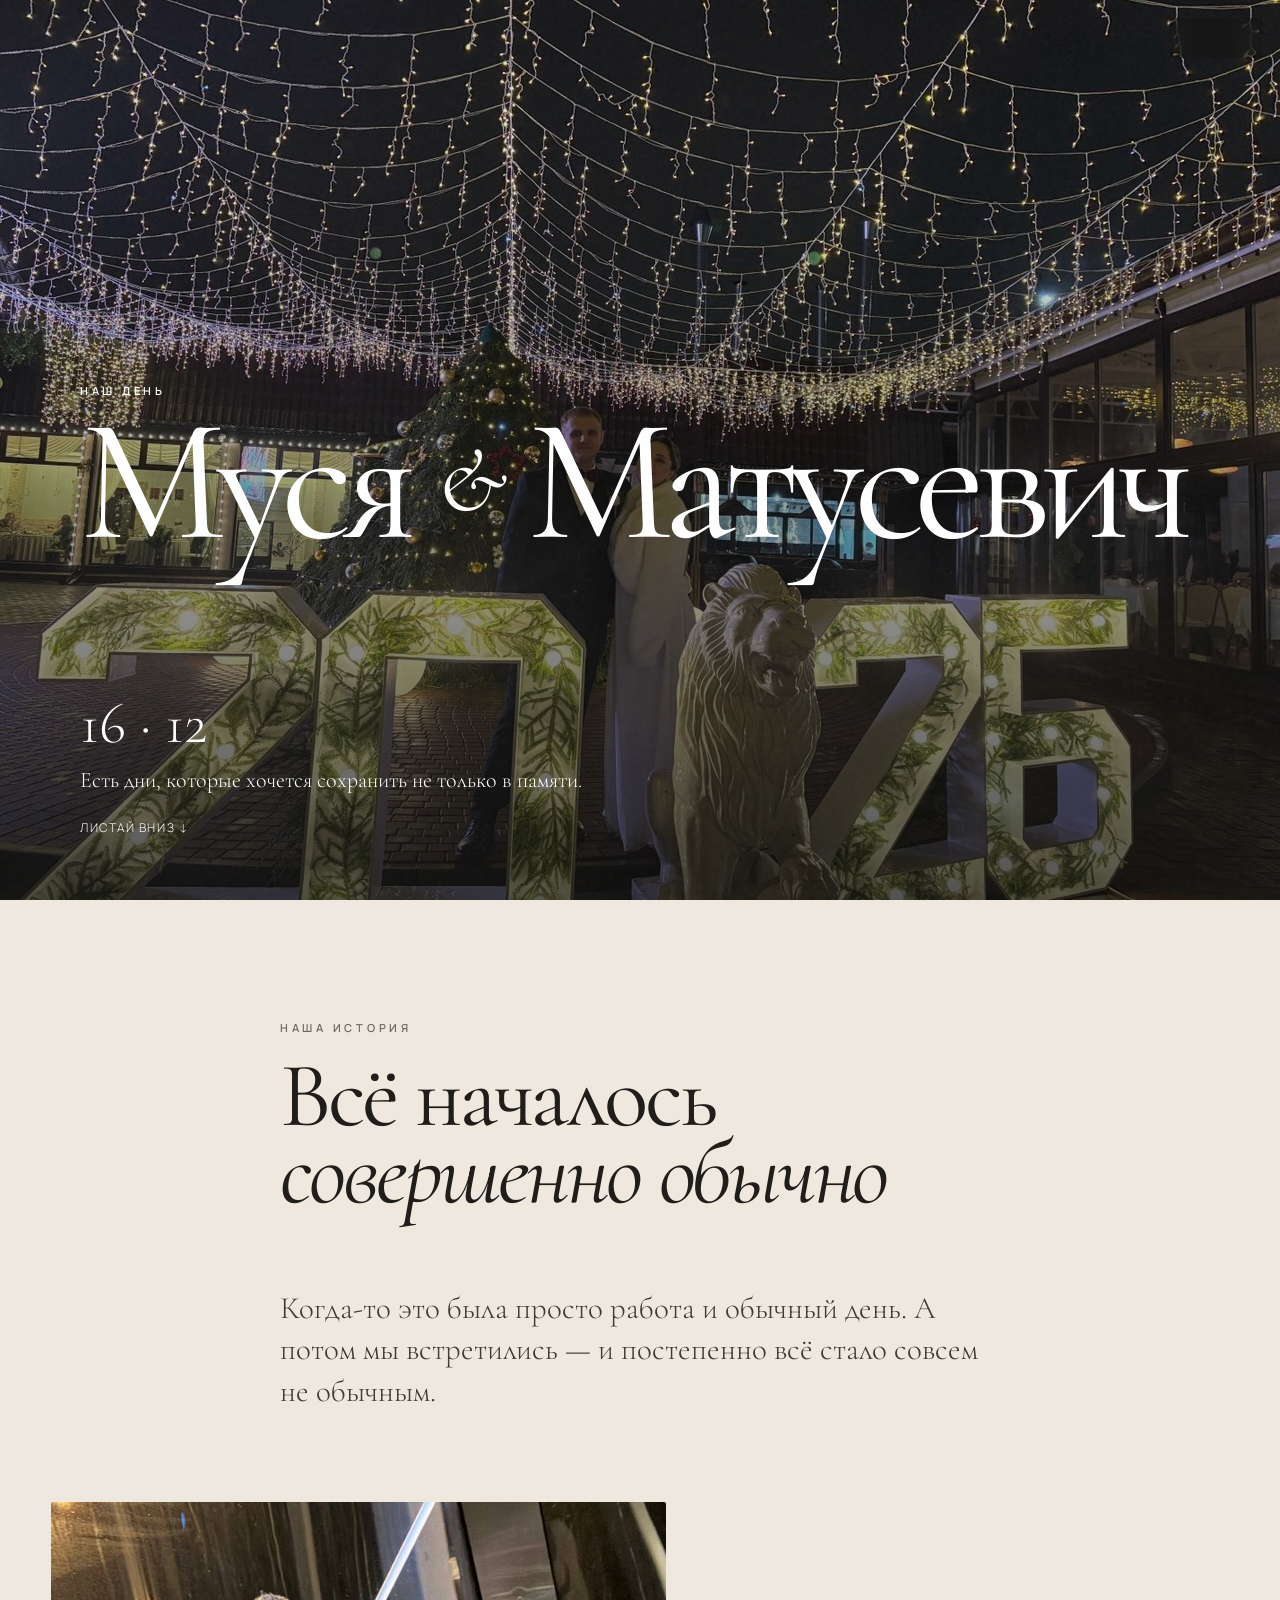
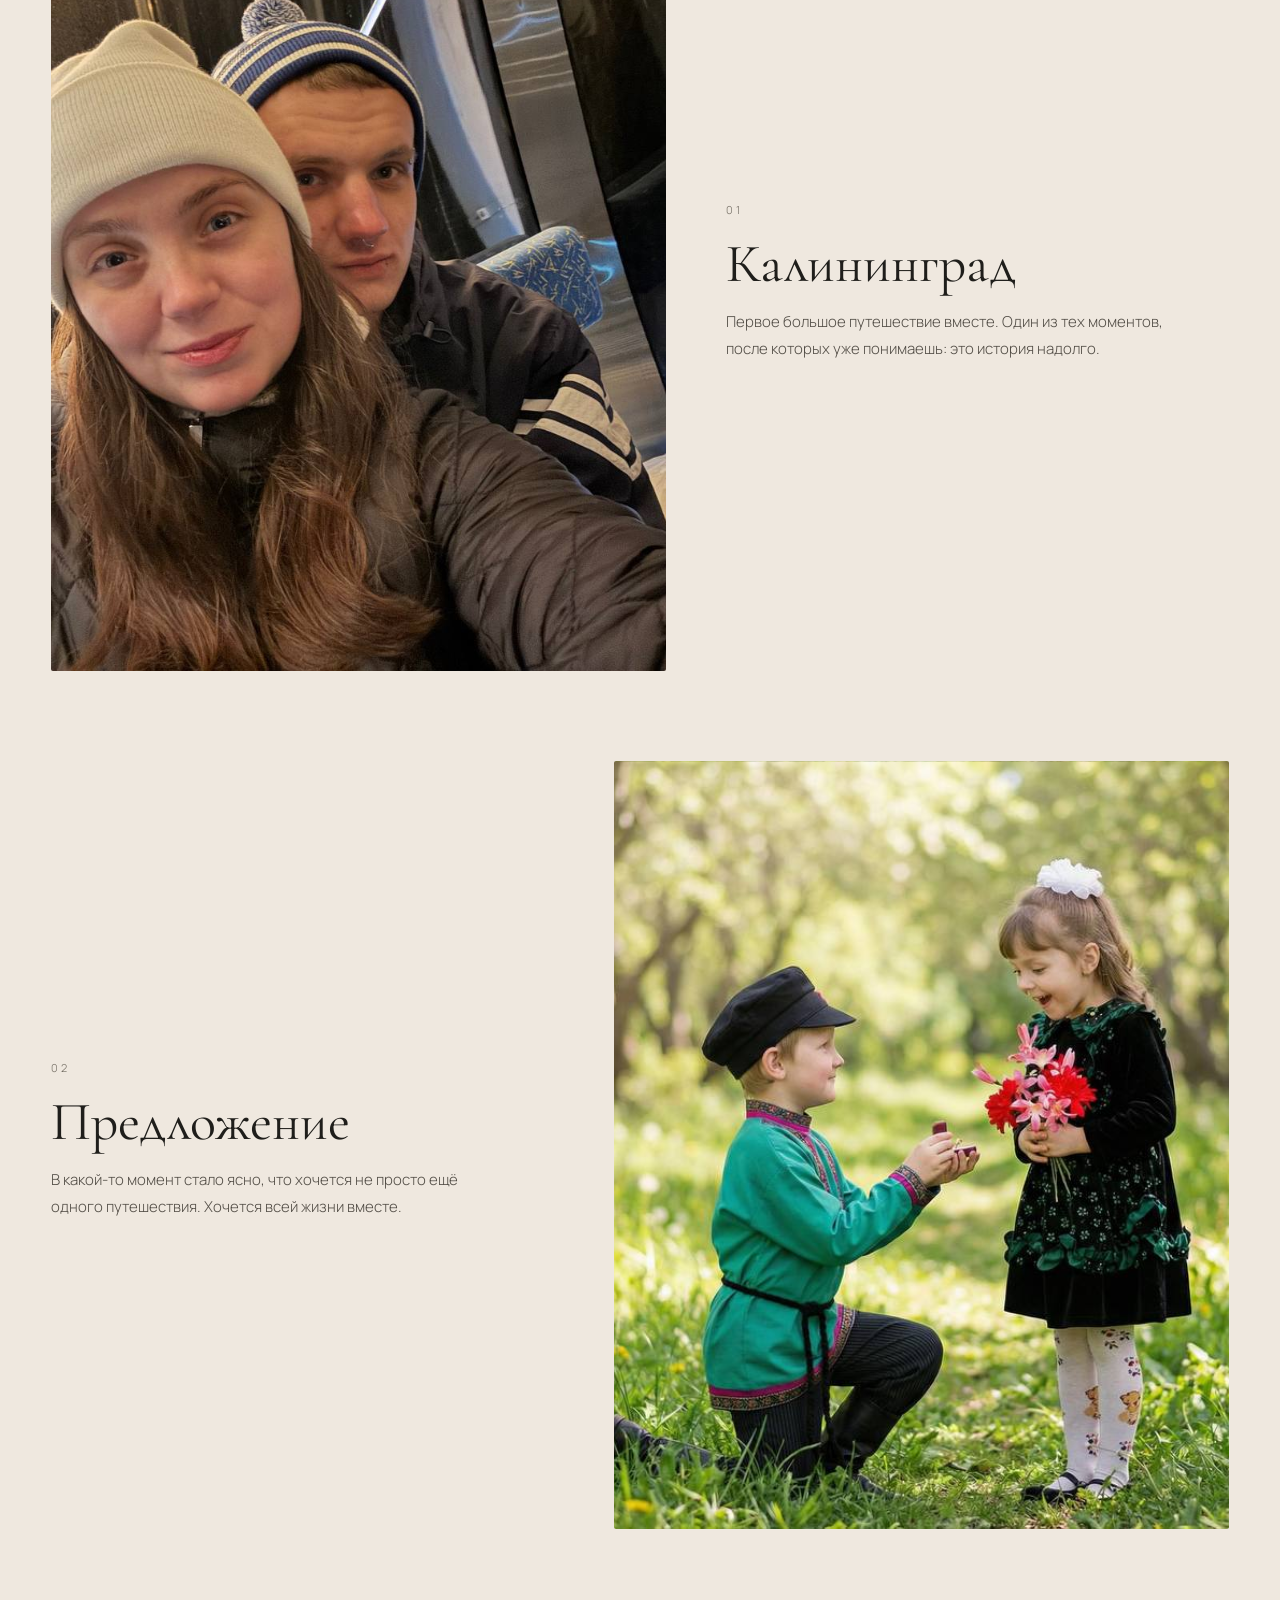
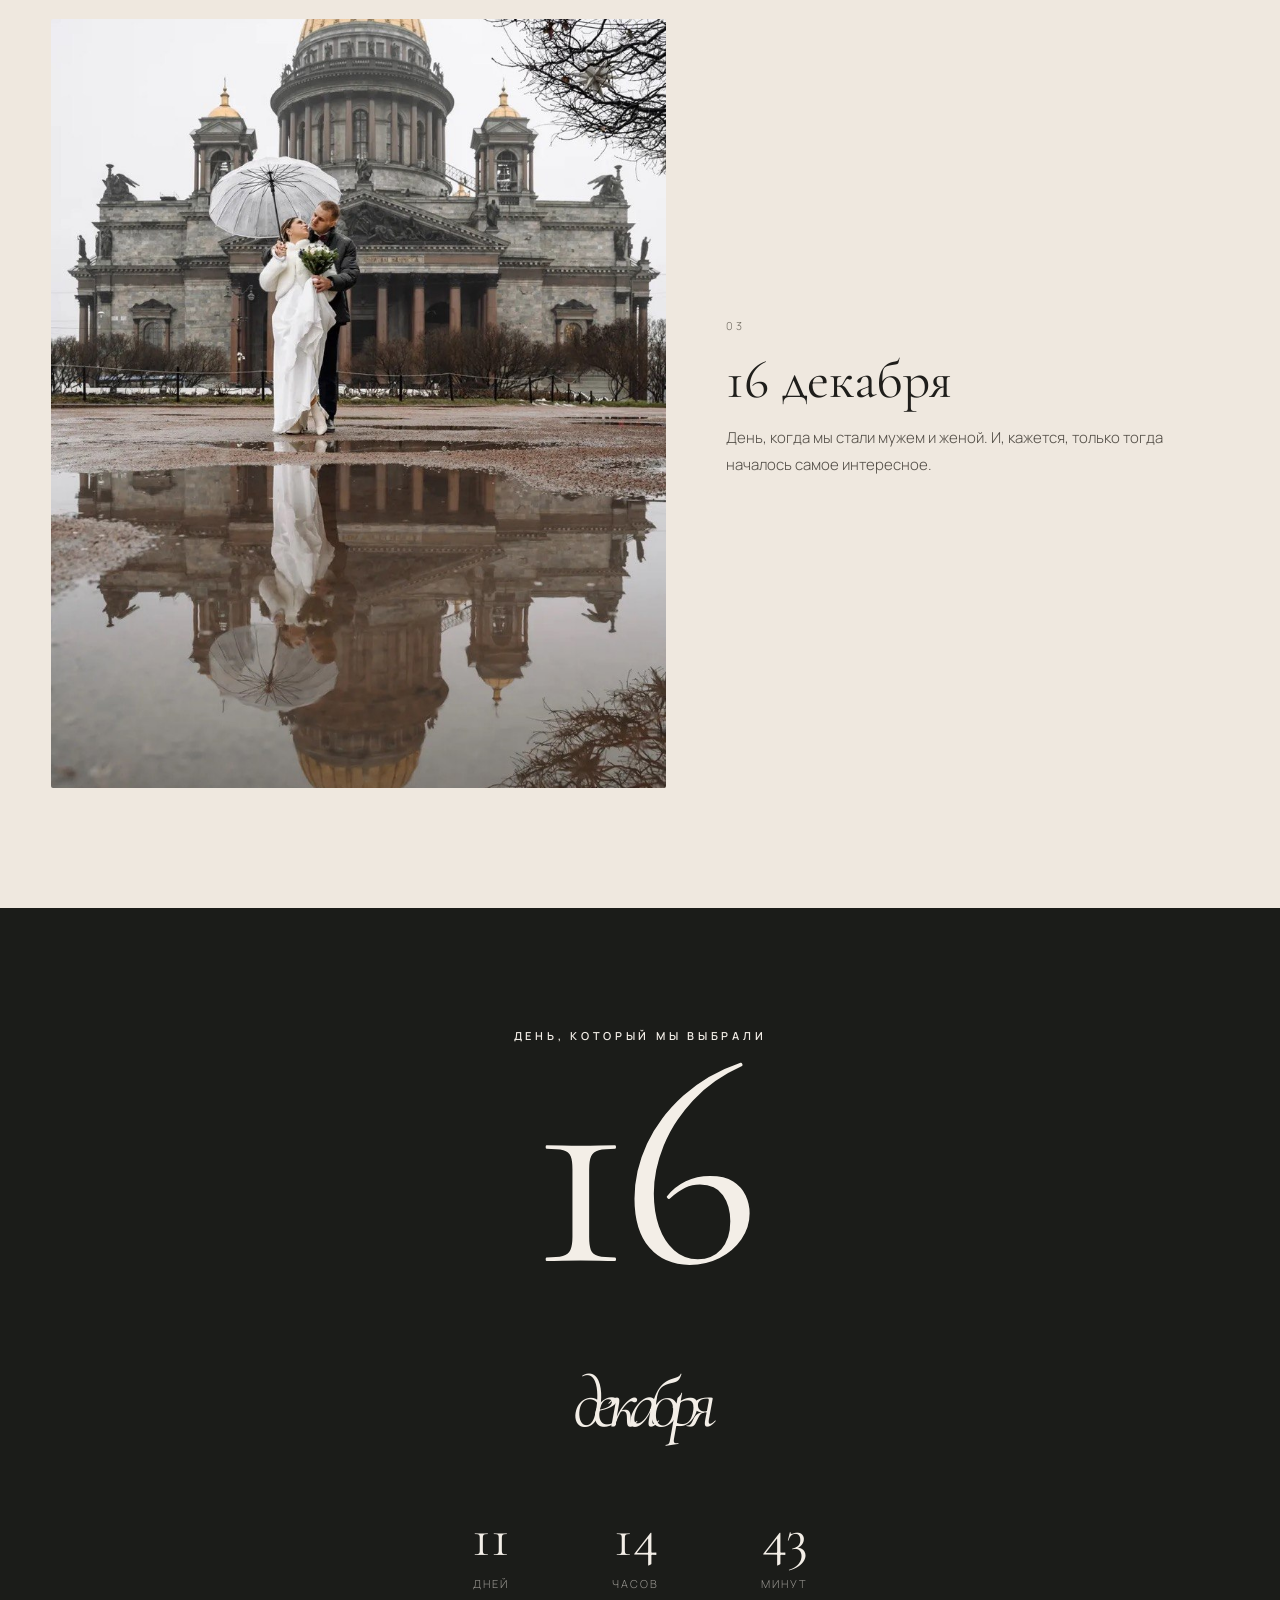
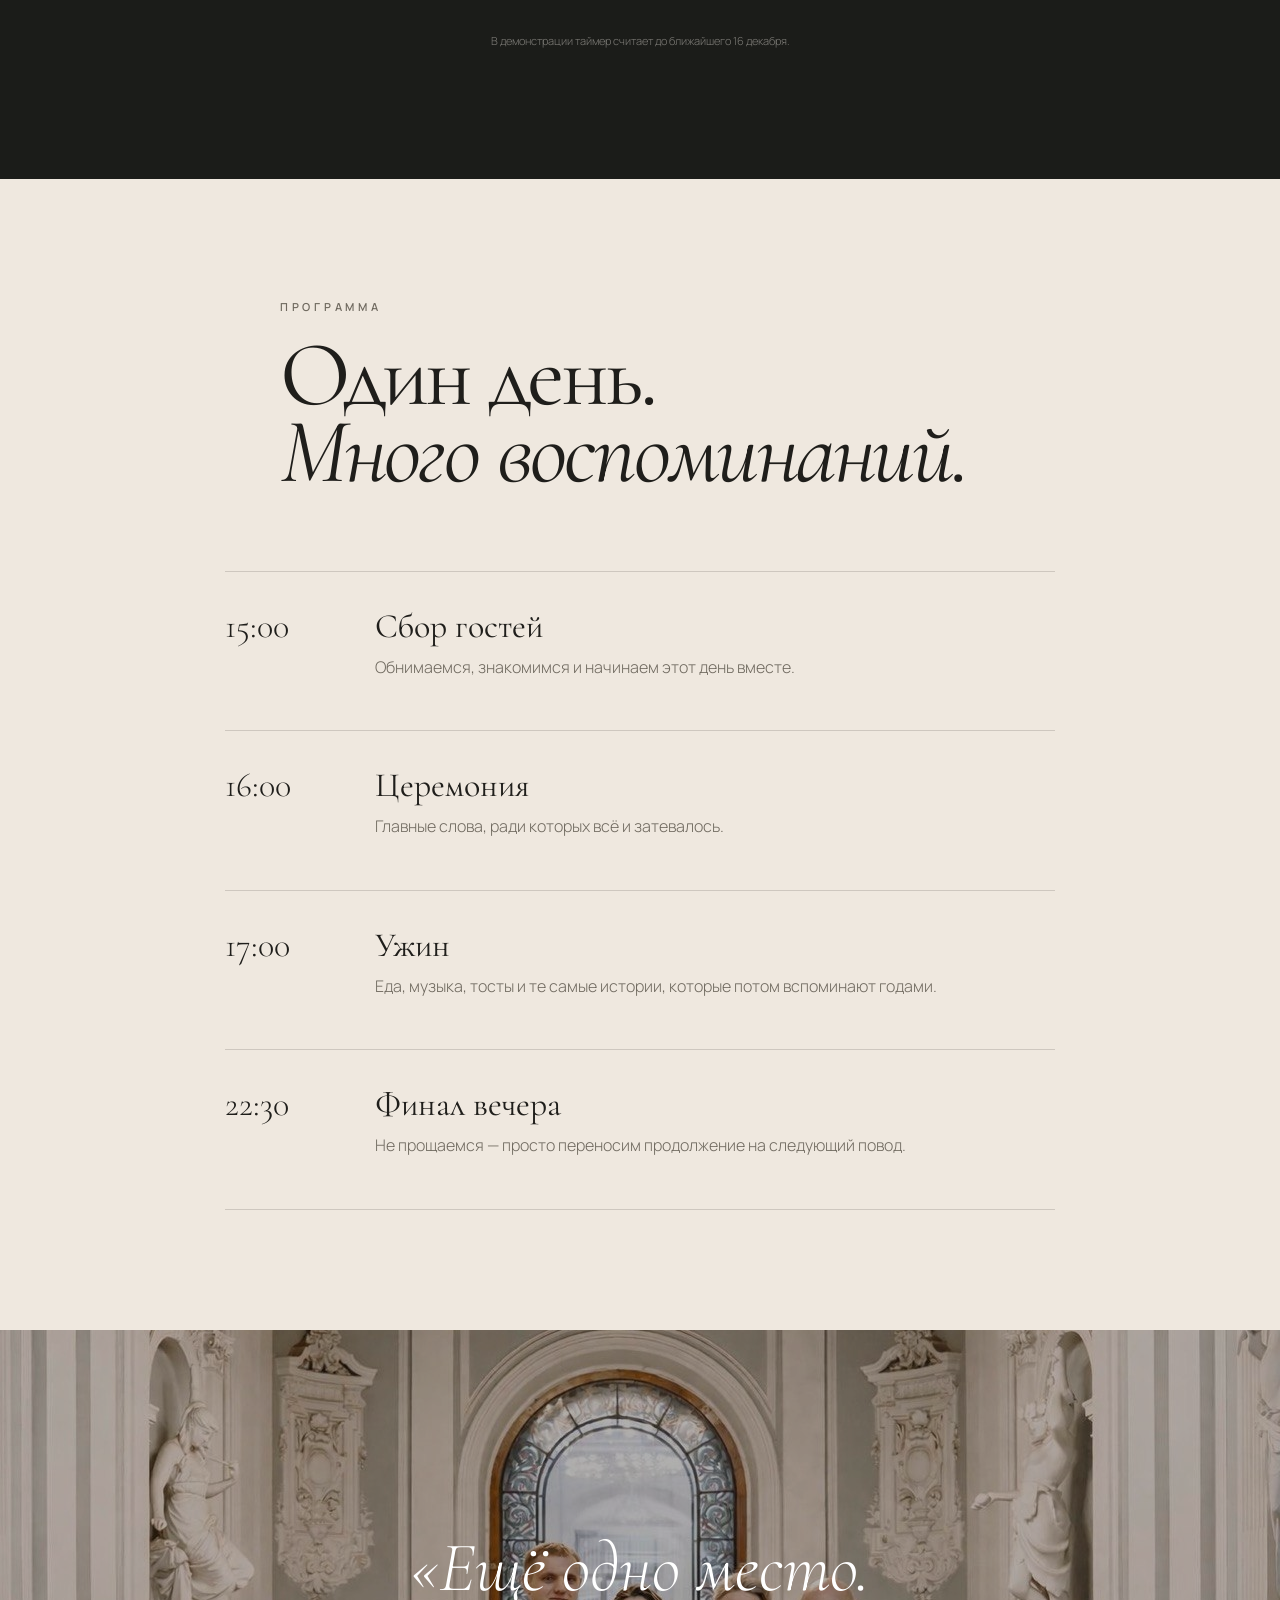
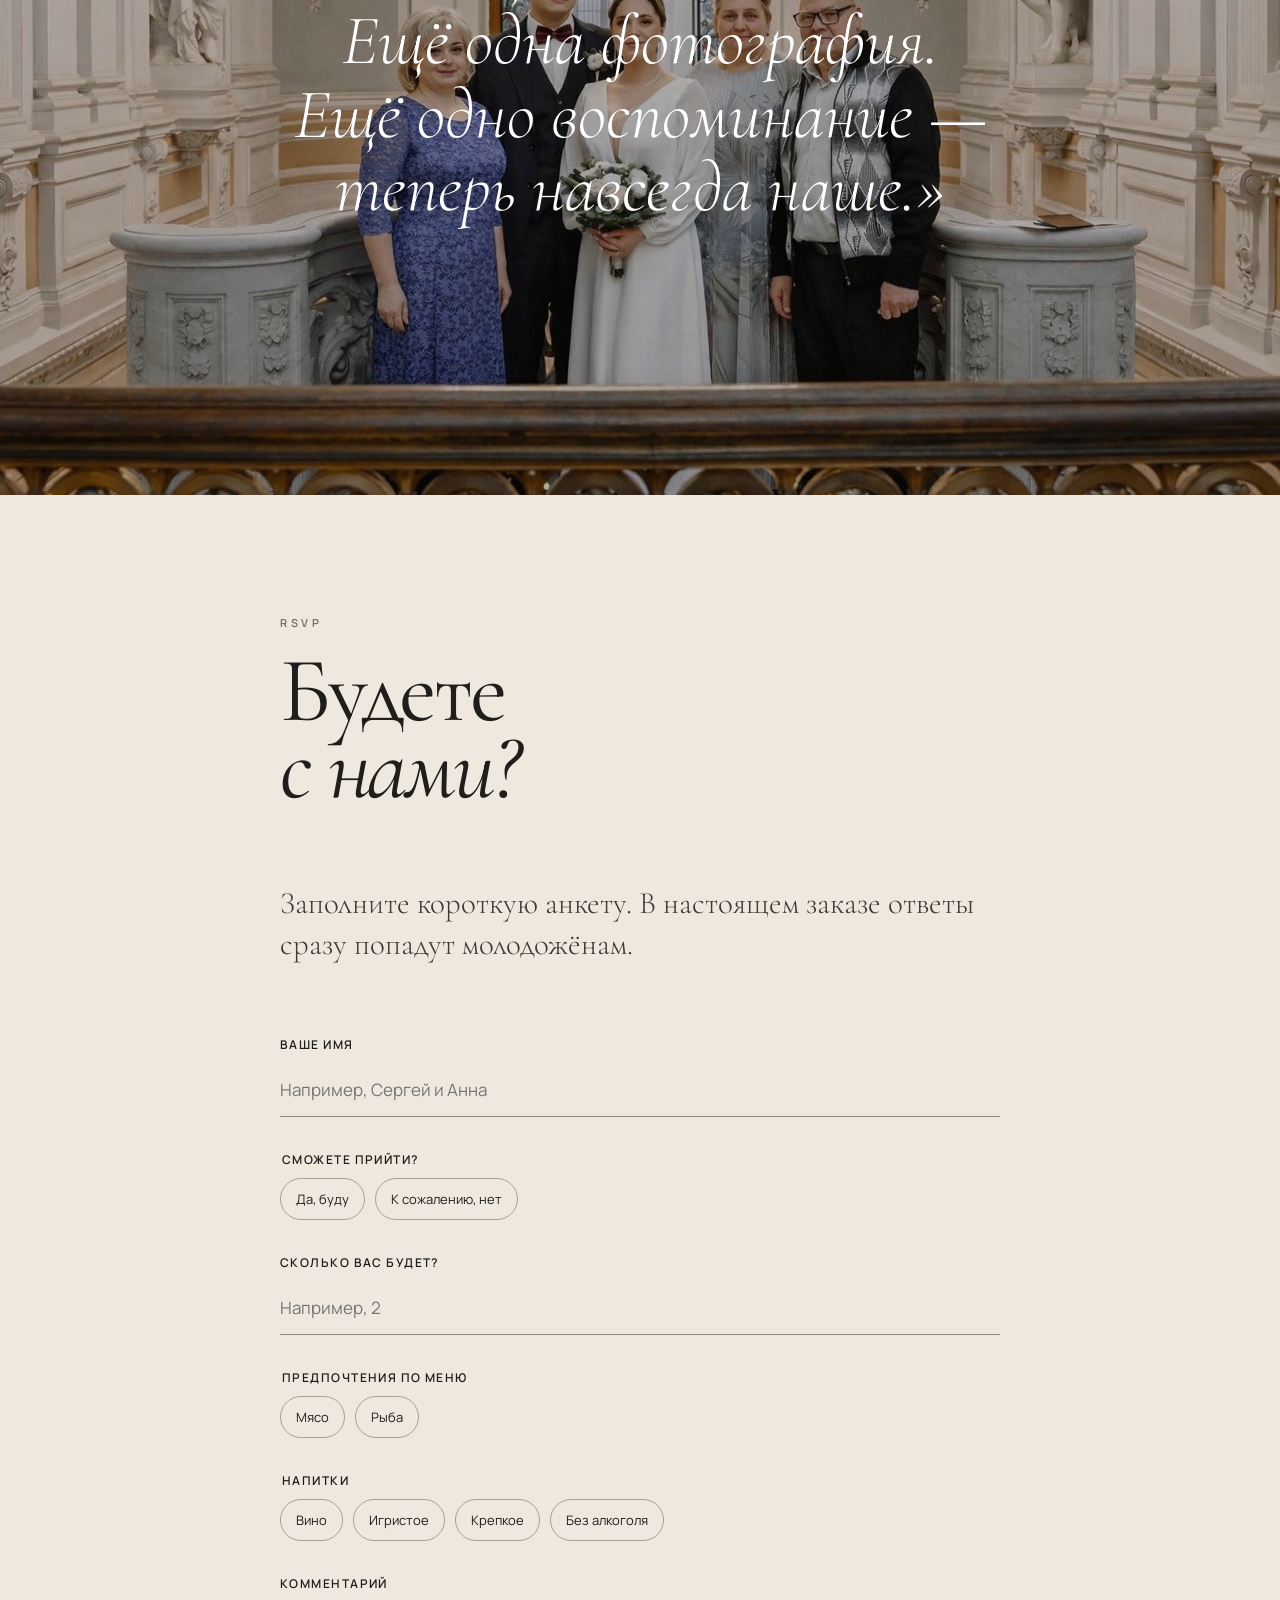
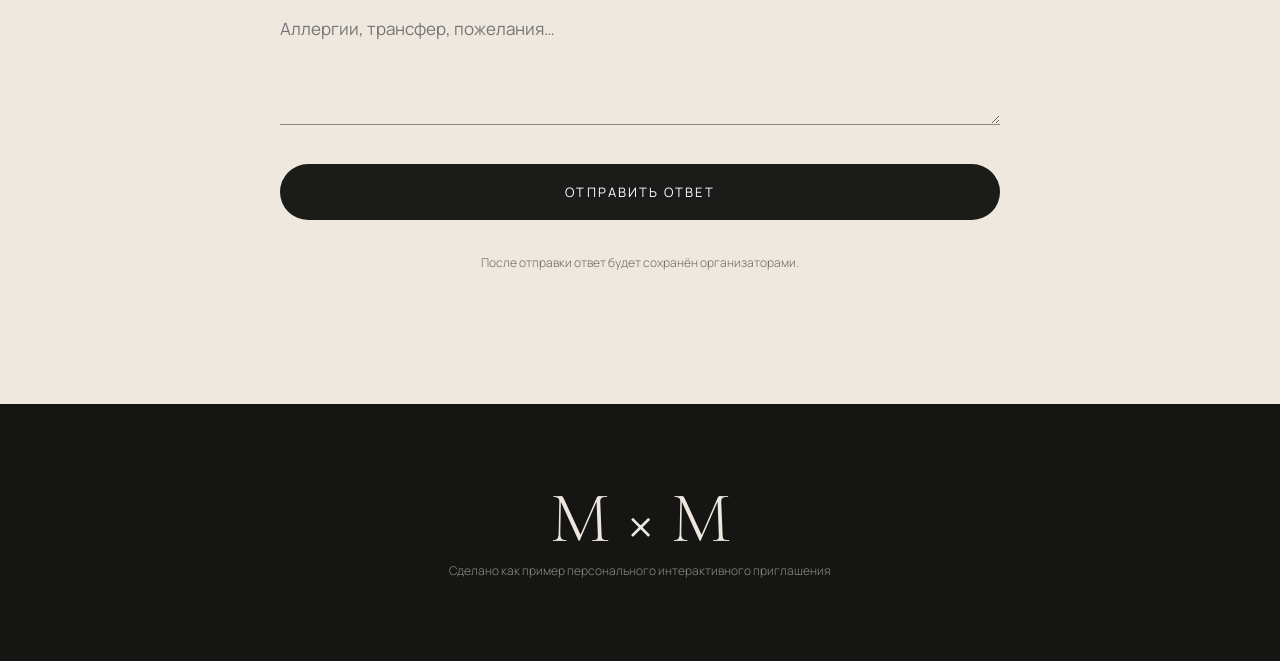
<file: index.html>
<!doctype html>
<html lang="ru">
<head>
  <meta charset="utf-8">
  <meta name="viewport" content="width=device-width,initial-scale=1,viewport-fit=cover">
  <meta name="theme-color" content="#efe8df">
  <title>Муся & Матусевич — 16 декабря</title>
  <meta name="description" content="Персональное свадебное приглашение">
  <link rel="preconnect" href="https://fonts.googleapis.com">
  <link rel="preconnect" href="https://fonts.gstatic.com" crossorigin>
  <link href="https://fonts.googleapis.com/css2?family=Cormorant+Garamond:ital,wght@0,400;0,500;0,600;1,400&family=Manrope:wght@300;400;500;600&display=swap" rel="stylesheet">
  <link rel="stylesheet" href="styles.css">
</head>
<body>
  <div class="grain"></div>

  <button class="music-button" id="musicButton" aria-label="Музыка">
    <span class="music-icon">♪</span><span id="musicLabel">Музыка</span>
  </button>

  <audio id="bgMusic" loop preload="metadata">
    <source src="assets/audio/our-song.mp3" type="audio/mpeg">
  </audio>

  <main>
    <section class="hero section">
      <div class="hero-photo photo photo-hero" role="img" aria-label="Фото пары"></div>
      <div class="hero-shade"></div>
      <div class="hero-content reveal">
        <div class="eyebrow">НАШ ДЕНЬ</div>
        <h1><span>Муся</span><em>&</em><span>Матусевич</span></h1>
        <div class="hero-date">16 · 12</div>
        <p>Есть дни, которые хочется сохранить не только в памяти.</p>
        <a class="scroll-cue" href="#story">листай вниз ↓</a>
      </div>
    </section>

    <section class="paper section intro" id="story">
      <div class="content narrow reveal">
        <div class="eyebrow dark">НАША ИСТОРИЯ</div>
        <h2>Всё началось<br><i>совершенно обычно</i></h2>
        <p class="lead">
          Когда-то это была просто работа и обычный день. А потом мы встретились —
          и постепенно всё стало совсем не обычным.
        </p>
      </div>
      <div class="story-grid">
        <article class="story-card reveal">
          <div class="photo photo-kaliningrad"></div>
          <div class="story-copy">
            <span>01</span>
            <h3>Калининград</h3>
            <p>Первое большое путешествие вместе. Один из тех моментов, после которых уже понимаешь: это история надолго.</p>
          </div>
        </article>
        <article class="story-card reverse reveal">
          <div class="photo photo-proposal"></div>
          <div class="story-copy">
            <span>02</span>
            <h3>Предложение</h3>
            <p>В какой-то момент стало ясно, что хочется не просто ещё одного путешествия. Хочется всей жизни вместе.</p>
          </div>
        </article>
        <article class="story-card reveal">
          <div class="photo photo-wedding"></div>
          <div class="story-copy">
            <span>03</span>
            <h3>16 декабря</h3>
            <p>День, когда мы стали мужем и женой. И, кажется, только тогда началось самое интересное.</p>
          </div>
        </article>
      </div>
    </section>

    <section class="dark-section section">
      <div class="content reveal">
        <div class="eyebrow">ДЕНЬ, КОТОРЫЙ МЫ ВЫБРАЛИ</div>
        <h2 class="big-date">16<br><span>декабря</span></h2>
        <div class="countdown" id="countdown">
          <div><strong id="days">—</strong><span>дней</span></div>
          <div><strong id="hours">—</strong><span>часов</span></div>
          <div><strong id="minutes">—</strong><span>минут</span></div>
        </div>
        <p class="tiny-note">В демонстрации таймер считает до ближайшего 16 декабря.</p>
      </div>
    </section>

    <section class="paper section schedule">
      <div class="content narrow reveal">
        <div class="eyebrow dark">ПРОГРАММА</div>
        <h2>Один день.<br><i>Много воспоминаний.</i></h2>
      </div>
      <div class="timeline">
        <div class="timeline-item reveal"><time>15:00</time><div><h3>Сбор гостей</h3><p>Обнимаемся, знакомимся и начинаем этот день вместе.</p></div></div>
        <div class="timeline-item reveal"><time>16:00</time><div><h3>Церемония</h3><p>Главные слова, ради которых всё и затевалось.</p></div></div>
        <div class="timeline-item reveal"><time>17:00</time><div><h3>Ужин</h3><p>Еда, музыка, тосты и те самые истории, которые потом вспоминают годами.</p></div></div>
        <div class="timeline-item reveal"><time>22:30</time><div><h3>Финал вечера</h3><p>Не прощаемся — просто переносим продолжение на следующий повод.</p></div></div>
      </div>
    </section>

    <section class="photo-break section">
      <div class="photo photo-belarus"></div>
      <div class="quote reveal">
        <p>«Ещё одно место.<br>Ещё одна фотография.<br>Ещё одно воспоминание — теперь навсегда наше.»</p>
      </div>
    </section>

    <section class="paper section rsvp" id="rsvp">
      <div class="content narrow reveal">
        <div class="eyebrow dark">RSVP</div>
        <h2>Будете<br><i>с нами?</i></h2>
        <p class="lead">Заполните короткую анкету. В настоящем заказе ответы сразу попадут молодожёнам.</p>
      </div>

      <form id="rsvpForm" class="rsvp-form reveal">
        <label>
          <span>Ваше имя</span>
          <input type="text" name="name" required placeholder="Например, Сергей и Анна">
        </label>

        <fieldset>
          <legend>Сможете прийти?</legend>
          <div class="chips">
            <label><input type="radio" name="attendance" value="Да, буду" required><span>Да, буду</span></label>
            <label><input type="radio" name="attendance" value="К сожалению, нет"><span>К сожалению, нет</span></label>
          </div>
        </fieldset>

        <label>
          <span>Сколько вас будет?</span>
          <input type="number" name="guests" min="1" step="1" inputmode="numeric" required placeholder="Например, 2">
        </label>

        <fieldset>
          <legend>Предпочтения по меню</legend>
          <div class="chips">
            <label><input type="checkbox" name="food" value="Мясо"><span>Мясо</span></label>
            <label><input type="checkbox" name="food" value="Рыба"><span>Рыба</span></label>
          </div>
        </fieldset>

        <fieldset>
          <legend>Напитки</legend>
          <div class="chips">
            <label><input type="checkbox" name="drinks" value="Вино"><span>Вино</span></label>
            <label><input type="checkbox" name="drinks" value="Игристое"><span>Игристое</span></label>
            <label><input type="checkbox" name="drinks" value="Крепкое"><span>Крепкое</span></label>
            <label><input type="checkbox" name="drinks" value="Без алкоголя"><span>Без алкоголя</span></label>
          </div>
        </fieldset>

        <label>
          <span>Комментарий</span>
          <textarea name="comment" rows="4" placeholder="Аллергии, трансфер, пожелания…"></textarea>
        </label>

        <button type="submit" class="submit-button">Отправить ответ</button>
        <p class="form-note" id="formNote">После отправки ответ будет сохранён организаторами.</p>
      </form>
    </section>

    <footer>
      <div class="monogram">М × М</div>
      <p>Сделано как пример персонального интерактивного приглашения</p>
    </footer>
  </main>

  <script src="config.js"></script>
  <script src="app.js"></script>
</body>
</html>
</file>
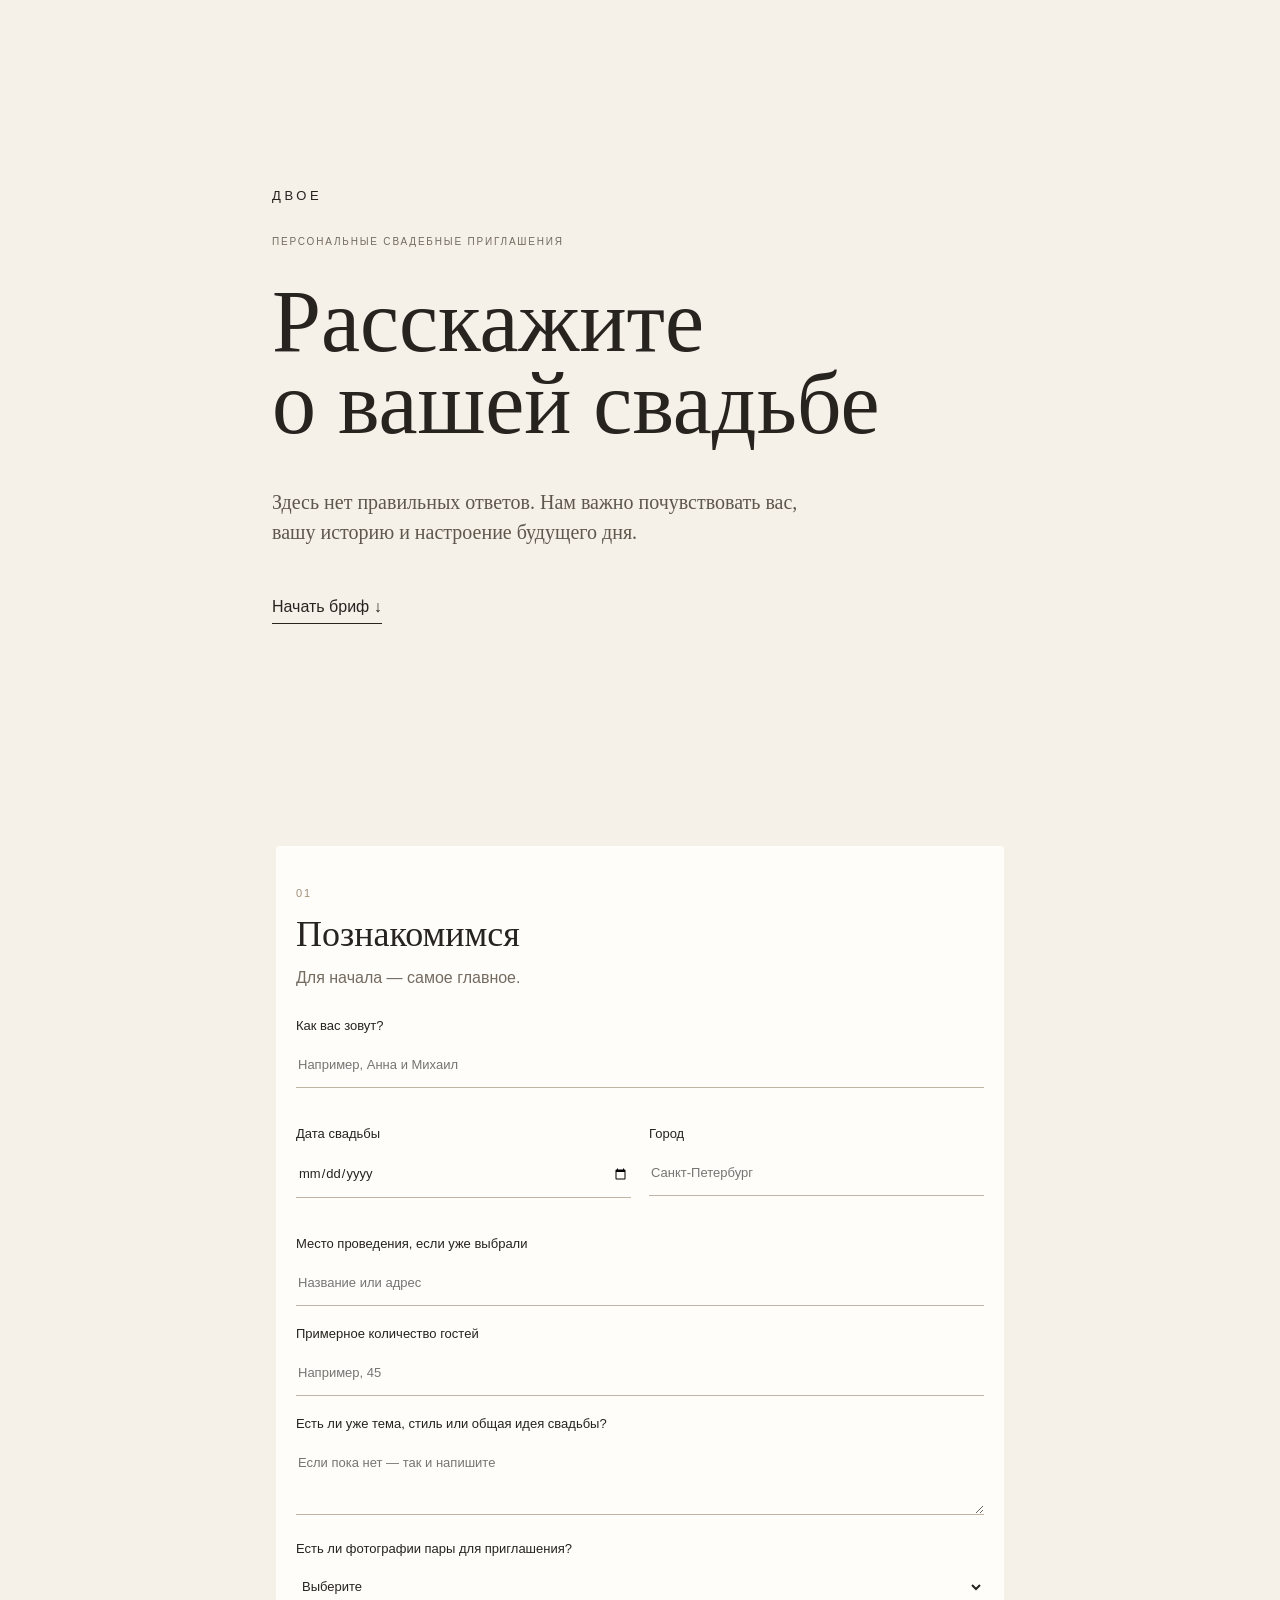
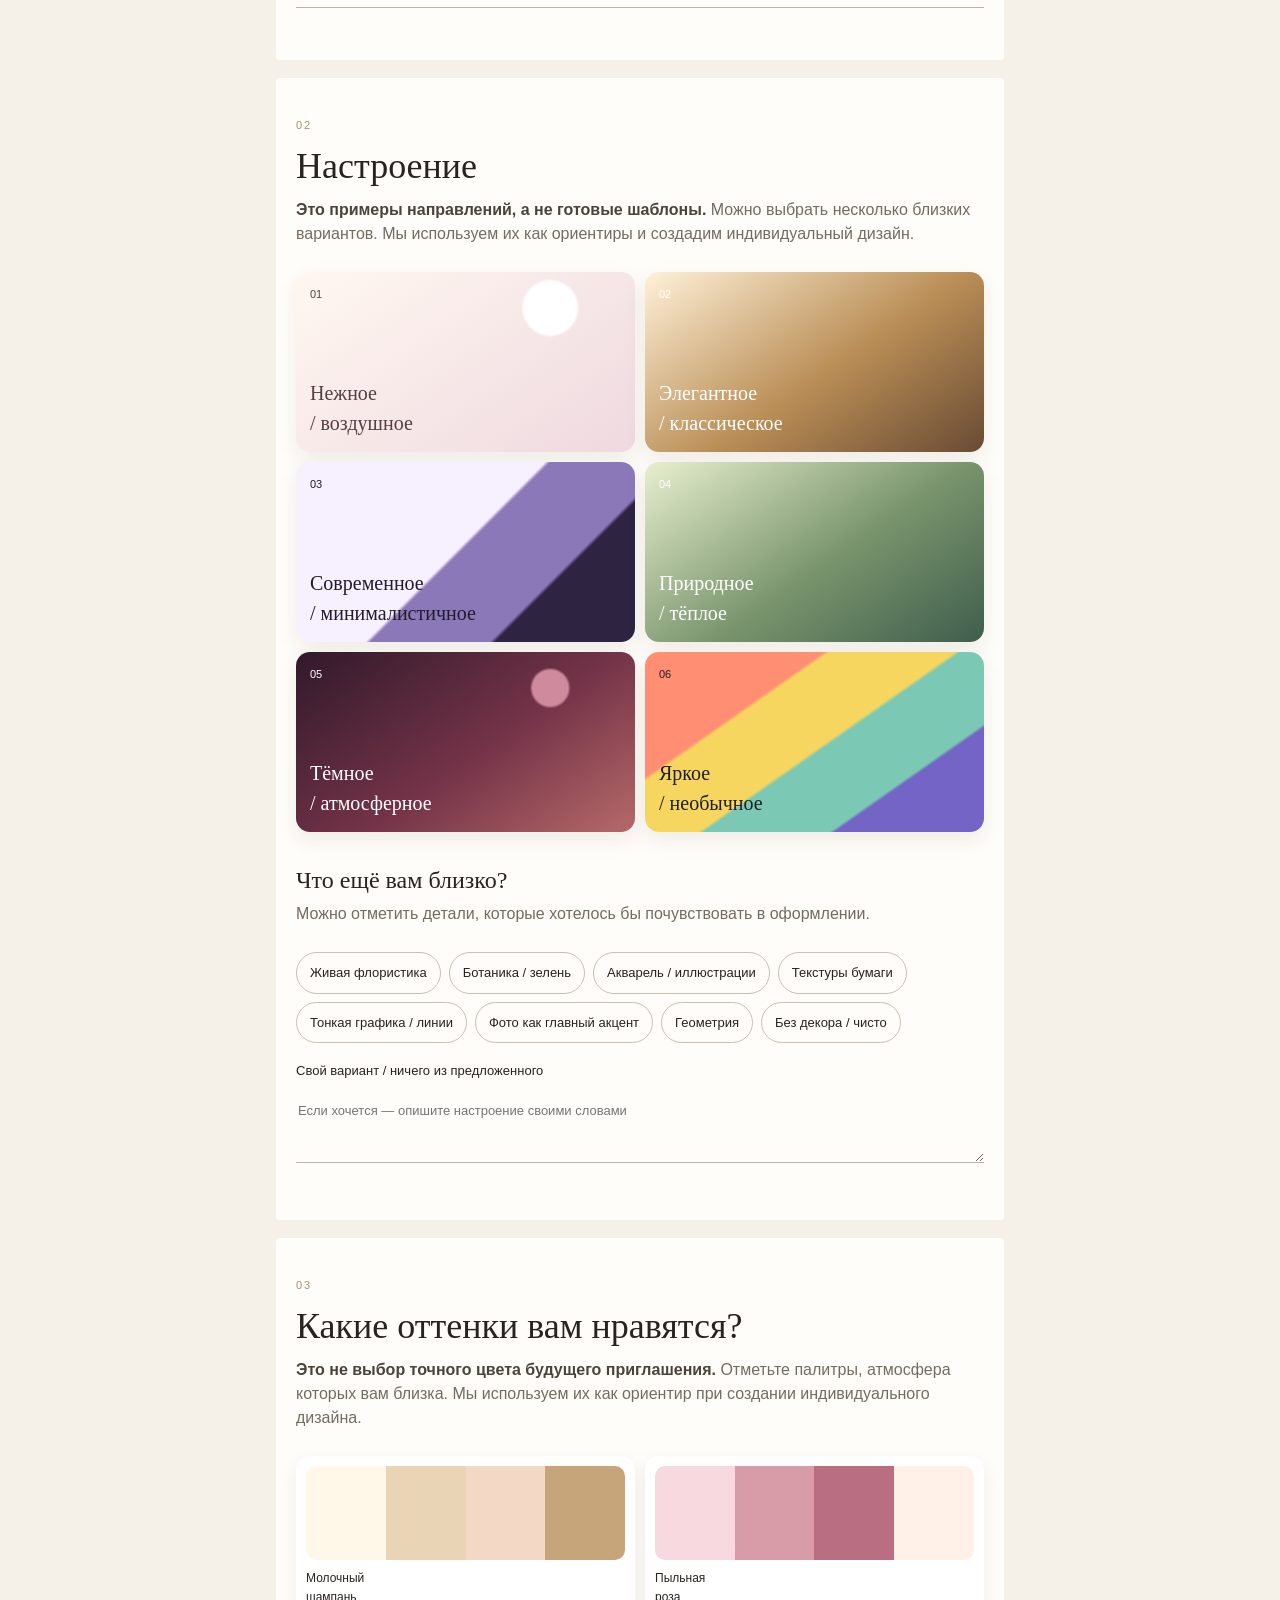
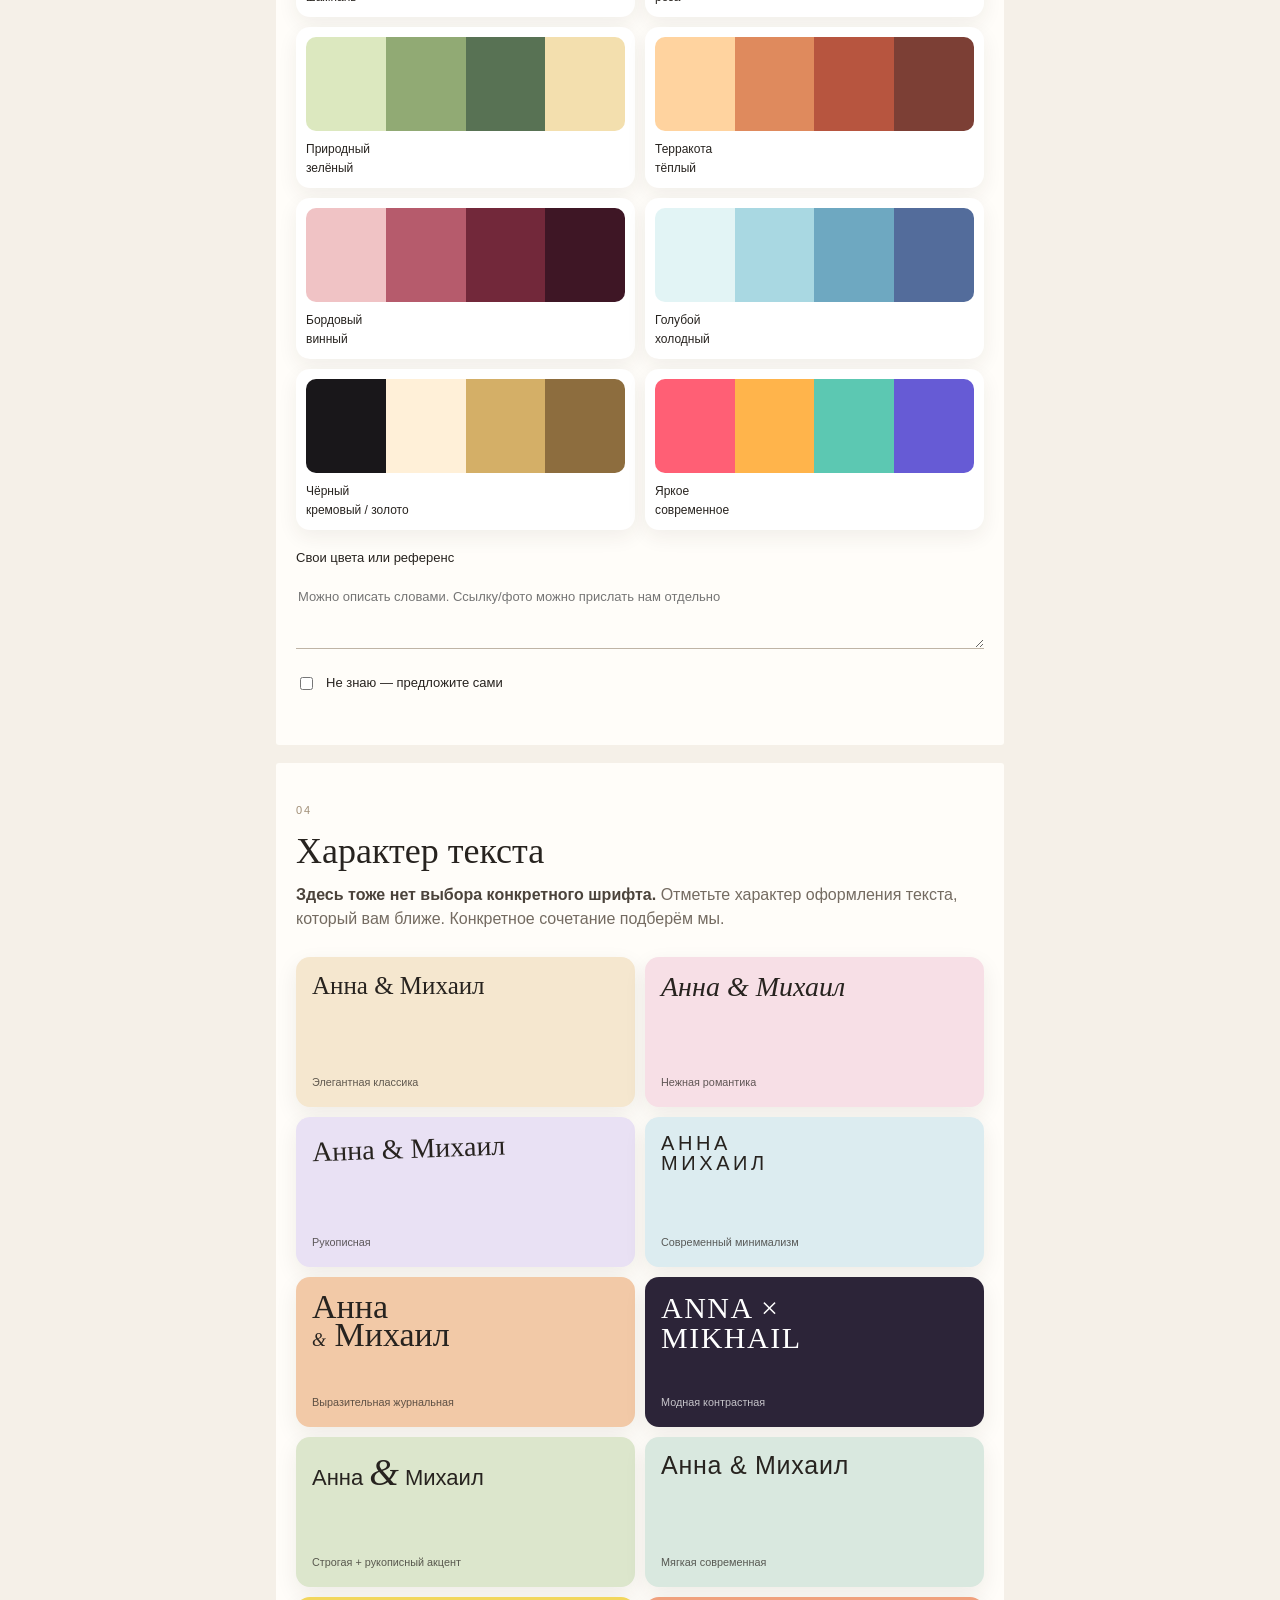
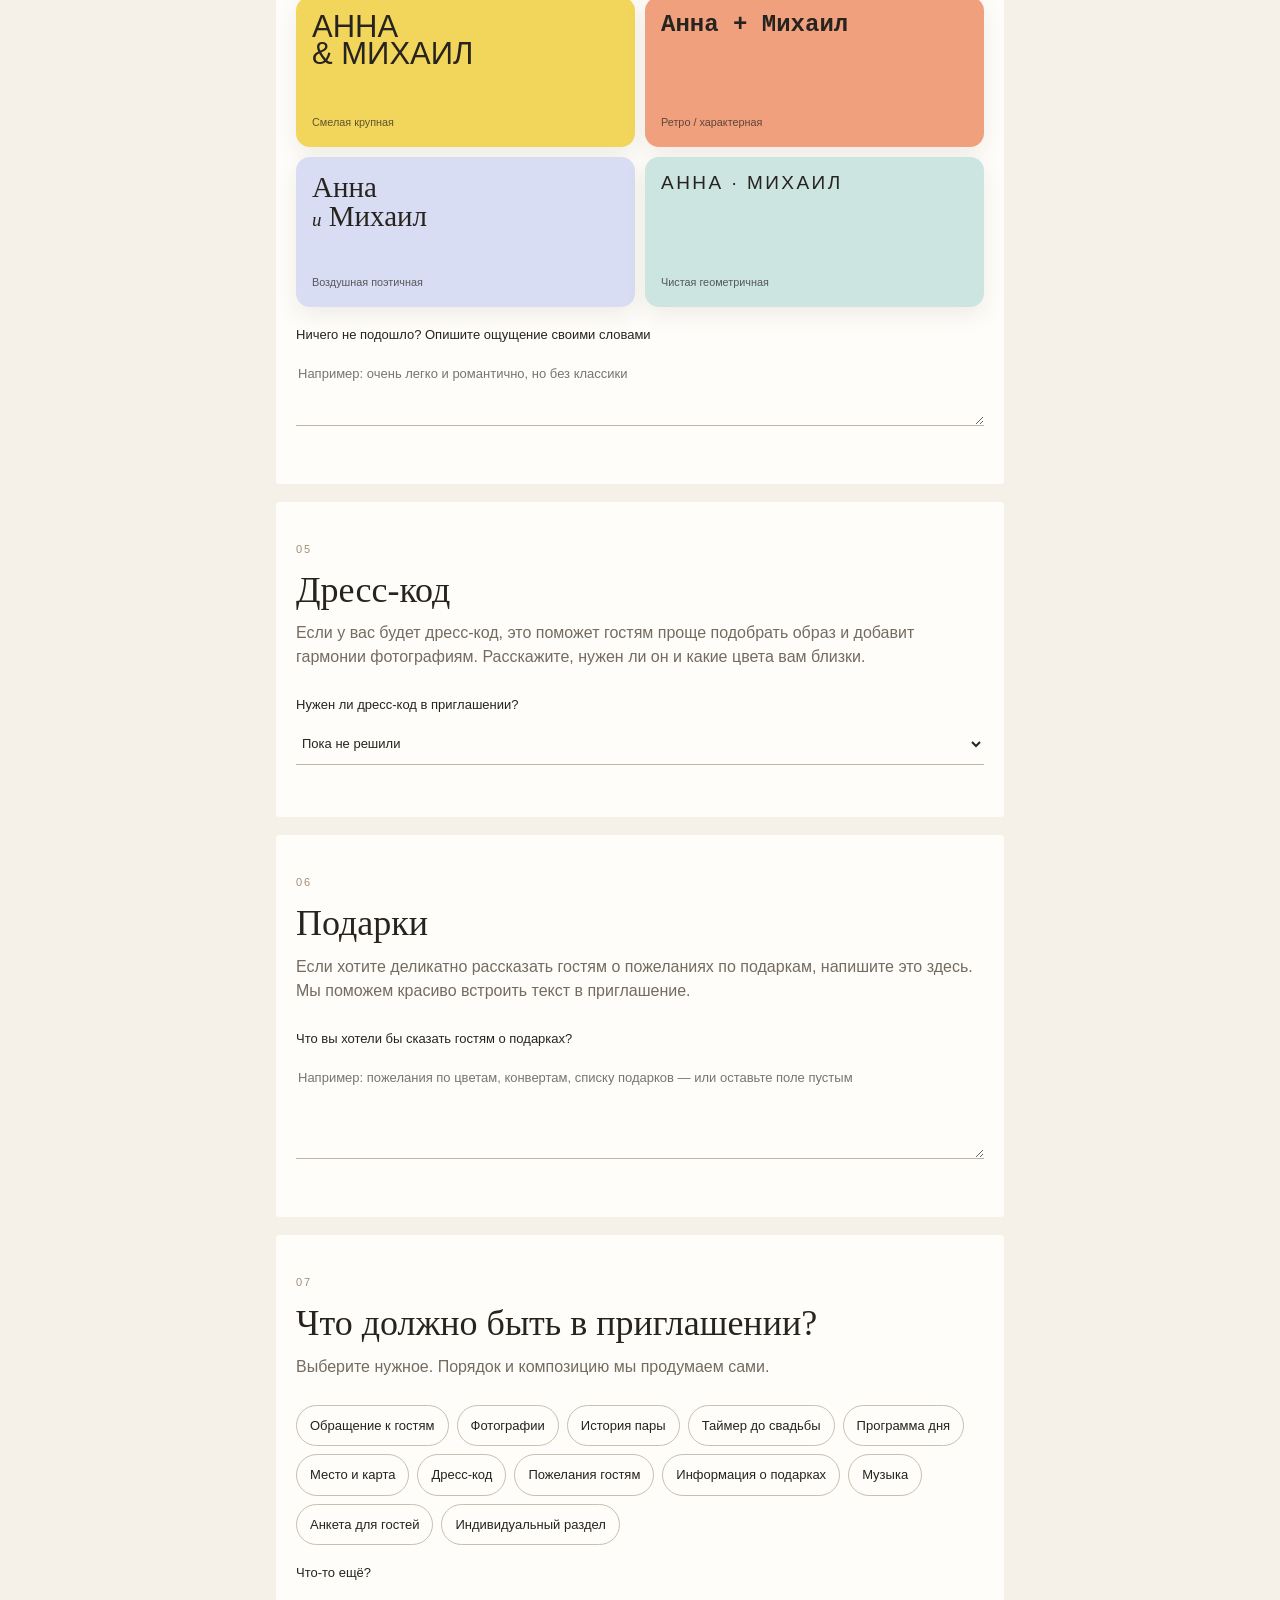
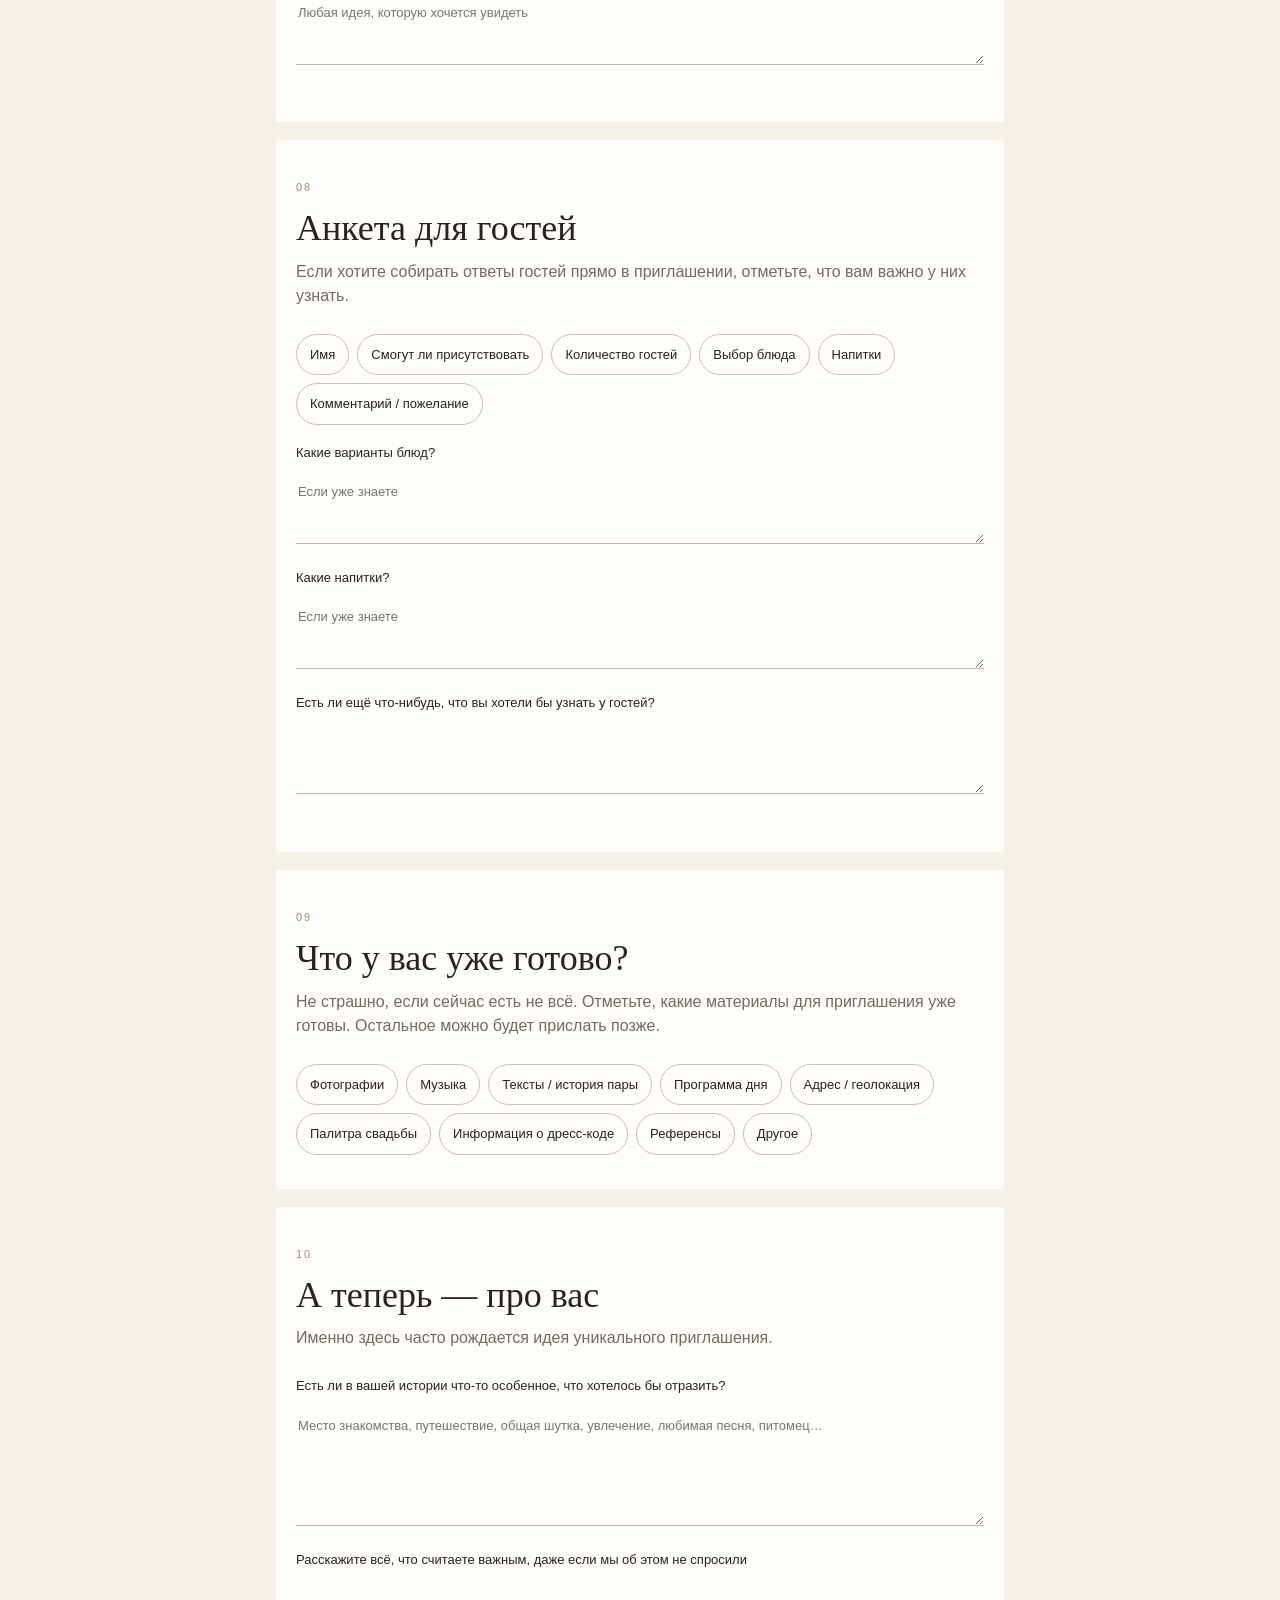
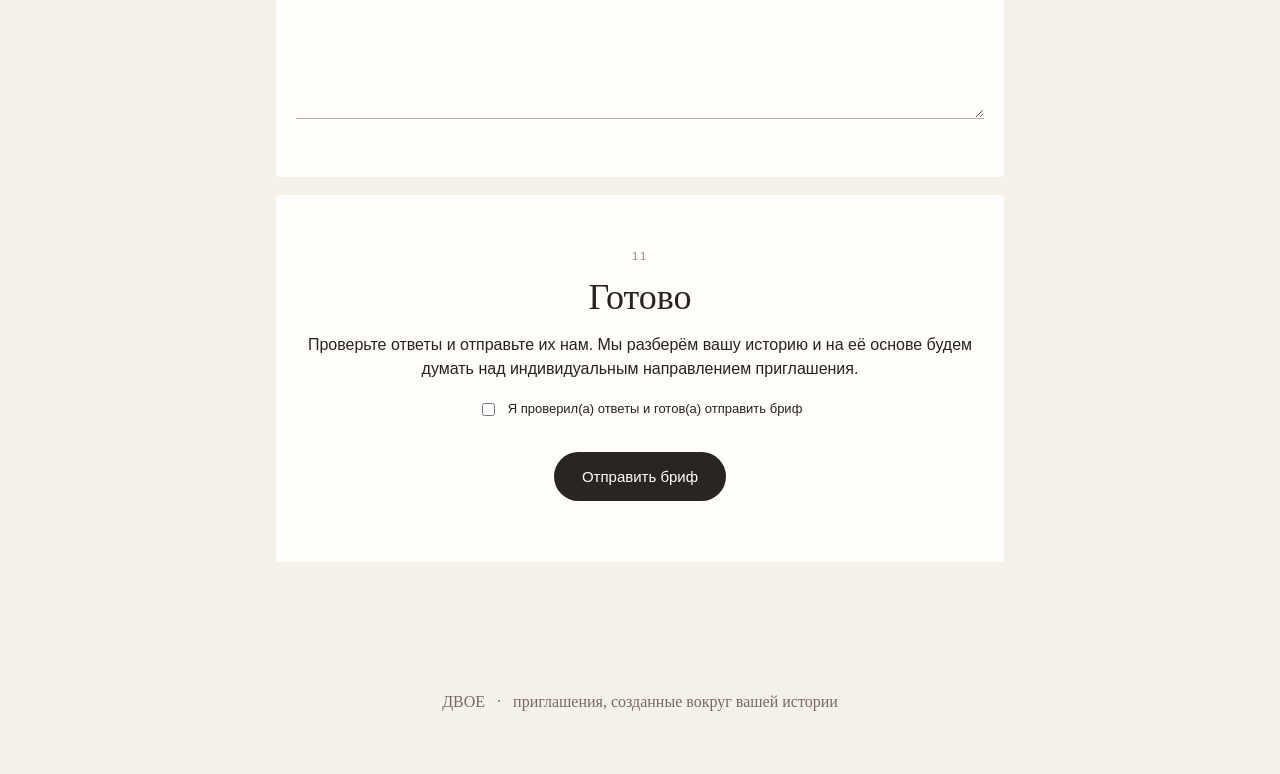
<file: brief/index.html>
<!doctype html>
<html lang="ru">
<head>
<meta charset="utf-8"><meta name="viewport" content="width=device-width,initial-scale=1,viewport-fit=cover">
<title>Двое — бриф</title><meta name="description" content="Небольшой бриф для создания персонального свадебного приглашения">
<link rel="stylesheet" href="styles.css?v=0.3.3">
</head>
<body>
<header class="hero"><div class="mark">ДВОЕ</div><p class="eyebrow">ПЕРСОНАЛЬНЫЕ СВАДЕБНЫЕ ПРИГЛАШЕНИЯ</p><h1>Расскажите<br>о вашей свадьбе</h1><p class="lead">Здесь нет правильных ответов. Нам важно почувствовать вас, вашу историю и настроение будущего дня.</p><a class="start" href="#brief">Начать бриф ↓</a></header>
<main id="brief">
<form id="briefForm">
<input type="hidden" name="_subject" value="Новый бриф клиента — студия Двое">
<input type="hidden" name="_template" value="table"><input type="hidden" name="_captcha" value="false">


<section><span class="num">01</span><h2>Познакомимся</h2><p class="hint">Для начала — самое главное.</p>
<label>Как вас зовут?<input name="Имена пары" required placeholder="Например, Анна и Михаил"></label>
<div class="two"><label>Дата свадьбы<input type="date" name="Дата свадьбы"></label><label>Город<input name="Город" required placeholder="Санкт-Петербург"></label></div>
<label>Место проведения, если уже выбрали<input name="Место проведения" placeholder="Название или адрес"></label>
<label>Примерное количество гостей<input type="number" min="1" name="Количество гостей" inputmode="numeric" placeholder="Например, 45"></label>
<label>Есть ли уже тема, стиль или общая идея свадьбы?<textarea name="Стиль свадьбы" placeholder="Если пока нет — так и напишите"></textarea></label>
<label>Есть ли фотографии пары для приглашения?<select name="Фотографии"><option value="">Выберите</option><option>Да, уже есть</option><option>Будут позже</option><option>Пока не решили</option></select></label>
</section>

<section><span class="num">02</span><h2>Настроение</h2><p class="hint"><strong>Это примеры направлений, а не готовые шаблоны.</strong> Можно выбрать несколько близких вариантов. Мы используем их как ориентиры и создадим индивидуальный дизайн.</p>
<div class="moods">
<label class="mood airy"><input type="checkbox" name="Настроение" value="Нежное / воздушное"><b>01</b><span>Нежное<br>/ воздушное</span></label>
<label class="mood classic"><input type="checkbox" name="Настроение" value="Элегантное / классическое"><b>02</b><span>Элегантное<br>/ классическое</span></label>
<label class="mood minimal"><input type="checkbox" name="Настроение" value="Современное / минималистичное"><b>03</b><span>Современное<br>/ минималистичное</span></label>
<label class="mood natural"><input type="checkbox" name="Настроение" value="Природное / тёплое"><b>04</b><span>Природное<br>/ тёплое</span></label>
<label class="mood dark"><input type="checkbox" name="Настроение" value="Тёмное / атмосферное"><b>05</b><span>Тёмное<br>/ атмосферное</span></label>
<label class="mood bold"><input type="checkbox" name="Настроение" value="Яркое / необычное"><b>06</b><span>Яркое<br>/ необычное</span></label>
</div>
<div class="subhead">Что ещё вам близко?</div>
<p class="hint">Можно отметить детали, которые хотелось бы почувствовать в оформлении.</p>
<div class="chips">
<label><input type="checkbox" name="Визуальные мотивы" value="Живая флористика"><span>Живая флористика</span></label>
<label><input type="checkbox" name="Визуальные мотивы" value="Ботаника / зелень"><span>Ботаника / зелень</span></label>
<label><input type="checkbox" name="Визуальные мотивы" value="Акварель / иллюстрации"><span>Акварель / иллюстрации</span></label>
<label><input type="checkbox" name="Визуальные мотивы" value="Текстуры бумаги"><span>Текстуры бумаги</span></label>
<label><input type="checkbox" name="Визуальные мотивы" value="Тонкая графика / линии"><span>Тонкая графика / линии</span></label>
<label><input type="checkbox" name="Визуальные мотивы" value="Фото как главный акцент"><span>Фото как главный акцент</span></label>
<label><input type="checkbox" name="Визуальные мотивы" value="Геометрия"><span>Геометрия</span></label>
<label><input type="checkbox" name="Визуальные мотивы" value="Без декора / чисто"><span>Без декора / чисто</span></label>
</div>
<label>Свой вариант / ничего из предложенного<textarea name="Своё настроение" placeholder="Если хочется — опишите настроение своими словами"></textarea></label>
</section>

<section><span class="num">03</span><h2>Какие оттенки вам нравятся?</h2><p class="hint"><strong>Это не выбор точного цвета будущего приглашения.</strong> Отметьте палитры, атмосфера которых вам близка. Мы используем их как ориентир при создании индивидуального дизайна.</p>
<div class="palette">
<label><input type="checkbox" name="Цвет" value="Молочный / бежевый / шампань"><i class="p p1"></i><span>Молочный<br>шампань</span></label>
<label><input type="checkbox" name="Цвет" value="Пыльная роза"><i class="p p2"></i><span>Пыльная<br>роза</span></label>
<label><input type="checkbox" name="Цвет" value="Природный зелёный"><i class="p p3"></i><span>Природный<br>зелёный</span></label>
<label><input type="checkbox" name="Цвет" value="Терракотовый / тёплый"><i class="p p4"></i><span>Терракота<br>тёплый</span></label>
<label><input type="checkbox" name="Цвет" value="Бордовый / винный"><i class="p p5"></i><span>Бордовый<br>винный</span></label>
<label><input type="checkbox" name="Цвет" value="Голубой / холодный"><i class="p p6"></i><span>Голубой<br>холодный</span></label>
<label><input type="checkbox" name="Цвет" value="Чёрный / кремовый / золотой"><i class="p p7"></i><span>Чёрный<br>кремовый / золото</span></label>
<label><input type="checkbox" name="Цвет" value="Яркое современное сочетание"><i class="p p8"></i><span>Яркое<br>современное</span></label>
</div>
<label>Свои цвета или референс<textarea name="Свои цвета" placeholder="Можно описать словами. Ссылку/фото можно прислать нам отдельно"></textarea></label>
<label class="checkline"><input type="checkbox" name="Цвет доверить студии" value="Да"> Не знаю — предложите сами</label>
</section>

<section><span class="num">04</span><h2>Характер текста</h2><p class="hint"><strong>Здесь тоже нет выбора конкретного шрифта.</strong> Отметьте характер оформления текста, который вам ближе. Конкретное сочетание подберём мы.</p>
<div class="typegrid">
<label class="type-card type-classic"><input type="checkbox" name="Типографика" value="Элегантная классика"><b>Анна & Михаил</b><small>Элегантная классика</small></label>
<label class="type-card type-romantic"><input type="checkbox" name="Типографика" value="Нежная романтика"><b>Анна & Михаил</b><small>Нежная романтика</small></label>
<label class="type-card type-script"><input type="checkbox" name="Типографика" value="Рукописная"><b>Анна & Михаил</b><small>Рукописная</small></label>
<label class="type-card type-minimal"><input type="checkbox" name="Типографика" value="Современный минимализм"><b>АННА<br>МИХАИЛ</b><small>Современный минимализм</small></label>
<label class="type-card type-editorial"><input type="checkbox" name="Типографика" value="Выразительная журнальная"><b>Анна<br><i>&</i> Михаил</b><small>Выразительная журнальная</small></label>
<label class="type-card type-fashion"><input type="checkbox" name="Типографика" value="Модная контрастная"><b>ANNA ×<br>MIKHAIL</b><small>Модная контрастная</small></label>
<label class="type-card type-mixed"><input type="checkbox" name="Типографика" value="Строгая + рукописный акцент"><b>Анна <em>&</em> Михаил</b><small>Строгая + рукописный акцент</small></label>
<label class="type-card type-soft"><input type="checkbox" name="Типографика" value="Мягкая современная"><b>Анна & Михаил</b><small>Мягкая современная</small></label>
<label class="type-card type-bold"><input type="checkbox" name="Типографика" value="Смелая крупная"><b>АННА<br>& МИХАИЛ</b><small>Смелая крупная</small></label>
<label class="type-card type-retro"><input type="checkbox" name="Типографика" value="Ретро / характерная"><b>Анна + Михаил</b><small>Ретро / характерная</small></label>
<label class="type-card type-poetic"><input type="checkbox" name="Типографика" value="Воздушная поэтичная"><b>Анна<br><i>и</i> Михаил</b><small>Воздушная поэтичная</small></label>
<label class="type-card type-clean"><input type="checkbox" name="Типографика" value="Чистая геометричная"><b>АННА · МИХАИЛ</b><small>Чистая геометричная</small></label>
</div>
<label>Ничего не подошло? Опишите ощущение своими словами<textarea name="Свой характер текста" placeholder="Например: очень легко и романтично, но без классики"></textarea></label>
</section>

<section><span class="num">05</span><h2>Дресс-код</h2>
<p class="hint">Если у вас будет дресс-код, это поможет гостям проще подобрать образ и добавит гармонии фотографиям. Расскажите, нужен ли он и какие цвета вам близки.</p>
<label>Нужен ли дресс-код в приглашении?
<select name="Дресс-код нужен" id="dressNeed">
<option value="">Пока не решили</option>
<option>Да</option>
<option>Нет</option>
</select></label>
<div id="dressDetails" class="conditional-block" hidden>
<div class="subhead">Выберите цветовую палитру</div>
<p class="hint">Можно выбрать несколько вариантов или предложить свою.</p>
<div class="dress-palette">
<label><input type="checkbox" name="Палитра дресс-кода" value="Классика"><span class="palette-title">Классика</span><span class="palette-circles"><i style="--sw:#151515"></i><i style="--sw:#555"></i><i style="--sw:#b9afa3"></i><i style="--sw:#ded2bf"></i><i style="--sw:#f6f2ea"></i></span><small>Чёрный, белый, серый, бежевый</small></label>
<label><input type="checkbox" name="Палитра дресс-кода" value="Пастельная"><span class="palette-title">Пастельная</span><span class="palette-circles"><i style="--sw:#d4a5a3"></i><i style="--sw:#efc3c0"></i><i style="--sw:#f1cfbc"></i><i style="--sw:#b8c5a9"></i><i style="--sw:#b9cbd4"></i></span><small>Нежные и светлые оттенки</small></label>
<label><input type="checkbox" name="Палитра дресс-кода" value="Зелёная"><span class="palette-title">Зелёная</span><span class="palette-circles"><i style="--sw:#19483f"></i><i style="--sw:#72866b"></i><i style="--sw:#9caf95"></i><i style="--sw:#c1cba9"></i><i style="--sw:#ece9d9"></i></span><small>Природные зелёные оттенки</small></label>
<label><input type="checkbox" name="Палитра дресс-кода" value="Синяя"><span class="palette-title">Синяя</span><span class="palette-circles"><i style="--sw:#1c3557"></i><i style="--sw:#304f75"></i><i style="--sw:#7f98b4"></i><i style="--sw:#afbed0"></i><i style="--sw:#d9e1e9"></i></span><small>От классического до небесного</small></label>
<label><input type="checkbox" name="Палитра дресс-кода" value="Розовая"><span class="palette-title">Розовая</span><span class="palette-circles"><i style="--sw:#7d2438"></i><i style="--sw:#c67d8d"></i><i style="--sw:#e3a9b0"></i><i style="--sw:#efc9c7"></i><i style="--sw:#f5ded8"></i></span><small>От насыщенного до нежного</small></label>
<label><input type="checkbox" name="Палитра дресс-кода" value="Тёплая / терракотовая"><span class="palette-title">Тёплая / терракотовая</span><span class="palette-circles"><i style="--sw:#a64d2d"></i><i style="--sw:#c96f4c"></i><i style="--sw:#e8a06e"></i><i style="--sw:#dfc4a4"></i><i style="--sw:#eee2d1"></i></span><small>Тёплые и уютные оттенки</small></label>
</div>
<div class="own-palette">
<div class="subhead">Своя палитра</div>
<p class="hint">Нажмите на кружок и выберите до пяти своих цветов.</p>
<div class="custom-color-pickers" id="customColorPickers">
<label class="color-picker"><input type="color" value="#f2eee7" data-color-index="1"><span class="color-dot"><b>+</b></span></label>
<label class="color-picker"><input type="color" value="#f2eee7" data-color-index="2"><span class="color-dot"><b>+</b></span></label>
<label class="color-picker"><input type="color" value="#f2eee7" data-color-index="3"><span class="color-dot"><b>+</b></span></label>
<label class="color-picker"><input type="color" value="#f2eee7" data-color-index="4"><span class="color-dot"><b>+</b></span></label>
<label class="color-picker"><input type="color" value="#f2eee7" data-color-index="5"><span class="color-dot"><b>+</b></span></label>
</div>
<input type="hidden" name="Своя палитра дресс-кода" id="customPaletteValue" value="">
<label>Комментарий к своей палитре<textarea name="Комментарий к своей палитре" placeholder="Если хочется — добавьте пояснение к выбранным цветам"></textarea></label>
</div>
<label>Дополнительные пожелания<textarea name="Пожелания по дресс-коду" maxlength="500" placeholder="Например: можно добавить немного металлических оттенков, избегать неоновых цветов, предпочтителен более вечерний стиль и т. д."></textarea></label>
</div>
</section>

<section><span class="num">06</span><h2>Подарки</h2><p class="hint">Если хотите деликатно рассказать гостям о пожеланиях по подаркам, напишите это здесь. Мы поможем красиво встроить текст в приглашение.</p>
<label>Что вы хотели бы сказать гостям о подарках?<textarea name="Пожелания по подаркам" rows="4" placeholder="Например: пожелания по цветам, конвертам, списку подарков — или оставьте поле пустым"></textarea></label>
</section>

<section><span class="num">07</span><h2>Что должно быть в приглашении?</h2><p class="hint">Выберите нужное. Порядок и композицию мы продумаем сами.</p>
<div class="chips">
<label><input type="checkbox" name="Блоки приглашения" value="Обращение к гостям"><span>Обращение к гостям</span></label><label><input type="checkbox" name="Блоки приглашения" value="Фотографии"><span>Фотографии</span></label><label><input type="checkbox" name="Блоки приглашения" value="История пары"><span>История пары</span></label><label><input type="checkbox" name="Блоки приглашения" value="Таймер до свадьбы"><span>Таймер до свадьбы</span></label><label><input type="checkbox" name="Блоки приглашения" value="Программа дня"><span>Программа дня</span></label><label><input type="checkbox" name="Блоки приглашения" value="Место и карта"><span>Место и карта</span></label><label><input type="checkbox" name="Блоки приглашения" value="Дресс-код"><span>Дресс-код</span></label><label><input type="checkbox" name="Блоки приглашения" value="Пожелания гостям"><span>Пожелания гостям</span></label><label><input type="checkbox" name="Блоки приглашения" value="Информация о подарках"><span>Информация о подарках</span></label><label><input type="checkbox" name="Блоки приглашения" value="Музыка"><span>Музыка</span></label><label><input type="checkbox" name="Блоки приглашения" value="Анкета для гостей"><span>Анкета для гостей</span></label><label><input type="checkbox" name="Блоки приглашения" value="Индивидуальный раздел"><span>Индивидуальный раздел</span></label>
</div>
<label>Что-то ещё?<textarea name="Дополнительные блоки" placeholder="Любая идея, которую хочется увидеть"></textarea></label>
</section>

<section><span class="num">08</span><h2>Анкета для гостей</h2><p class="hint">Если хотите собирать ответы гостей прямо в приглашении, отметьте, что вам важно у них узнать.</p>
<div class="chips">
<label><input type="checkbox" name="Вопросы RSVP" value="Имя"><span>Имя</span></label><label><input type="checkbox" name="Вопросы RSVP" value="Смогут ли присутствовать"><span>Смогут ли присутствовать</span></label><label><input type="checkbox" name="Вопросы RSVP" value="Количество гостей"><span>Количество гостей</span></label><label><input type="checkbox" name="Вопросы RSVP" value="Выбор блюда"><span>Выбор блюда</span></label><label><input type="checkbox" name="Вопросы RSVP" value="Напитки"><span>Напитки</span></label><label><input type="checkbox" name="Вопросы RSVP" value="Комментарий / пожелание"><span>Комментарий / пожелание</span></label>
</div>
<label>Какие варианты блюд?<textarea name="Блюда RSVP" placeholder="Если уже знаете"></textarea></label>
<label>Какие напитки?<textarea name="Напитки RSVP" placeholder="Если уже знаете"></textarea></label>
<label>Есть ли ещё что-нибудь, что вы хотели бы узнать у гостей?<textarea name="Дополнительные вопросы RSVP"></textarea></label>
</section>

<section id="materials"><span class="num">09</span><h2>Что у вас уже готово?</h2><p class="hint">Не страшно, если сейчас есть не всё. Отметьте, какие материалы для приглашения уже готовы. Остальное можно будет прислать позже.</p>
<div class="chips">
<label><input type="checkbox" name="Уже есть материалы" value="Фотографии"><span>Фотографии</span></label><label><input type="checkbox" name="Уже есть материалы" value="Музыка"><span>Музыка</span></label><label><input type="checkbox" name="Уже есть материалы" value="Тексты или история пары"><span>Тексты / история пары</span></label><label><input type="checkbox" name="Уже есть материалы" value="Программа дня"><span>Программа дня</span></label><label><input type="checkbox" name="Уже есть материалы" value="Адрес / геолокация"><span>Адрес / геолокация</span></label><label><input type="checkbox" name="Уже есть материалы" value="Палитра свадьбы"><span>Палитра свадьбы</span></label><label><input type="checkbox" name="Уже есть материалы" value="Информация о дресс-коде"><span>Информация о дресс-коде</span></label><label><input type="checkbox" name="Уже есть материалы" value="Референсы"><span>Референсы</span></label><label><input type="checkbox" name="Уже есть материалы" value="Другое"><span>Другое</span></label>
</div></section>

<section><span class="num">10</span><h2>А теперь — про вас</h2><p class="hint">Именно здесь часто рождается идея уникального приглашения.</p>
<label>Есть ли в вашей истории что-то особенное, что хотелось бы отразить?<textarea name="Особенность пары" rows="5" placeholder="Место знакомства, путешествие, общая шутка, увлечение, любимая песня, питомец…"></textarea></label>
<label>Расскажите всё, что считаете важным, даже если мы об этом не спросили<textarea name="Свободный рассказ" rows="6"></textarea></label>
</section>

<section class="finish"><span class="num">11</span><h2>Готово</h2><p>Проверьте ответы и отправьте их нам. Мы разберём вашу историю и на её основе будем думать над индивидуальным направлением приглашения.</p>
<label class="consent"><input type="checkbox" required> Я проверил(а) ответы и готов(а) отправить бриф</label>
<button type="submit">Отправить бриф</button><p class="status" id="status"></p>
</section>
</form></main>
<footer>ДВОЕ <span>·</span> приглашения, созданные вокруг вашей истории</footer>
<script src="app.js?v=0.3.4"></script>
</body></html>
</file>
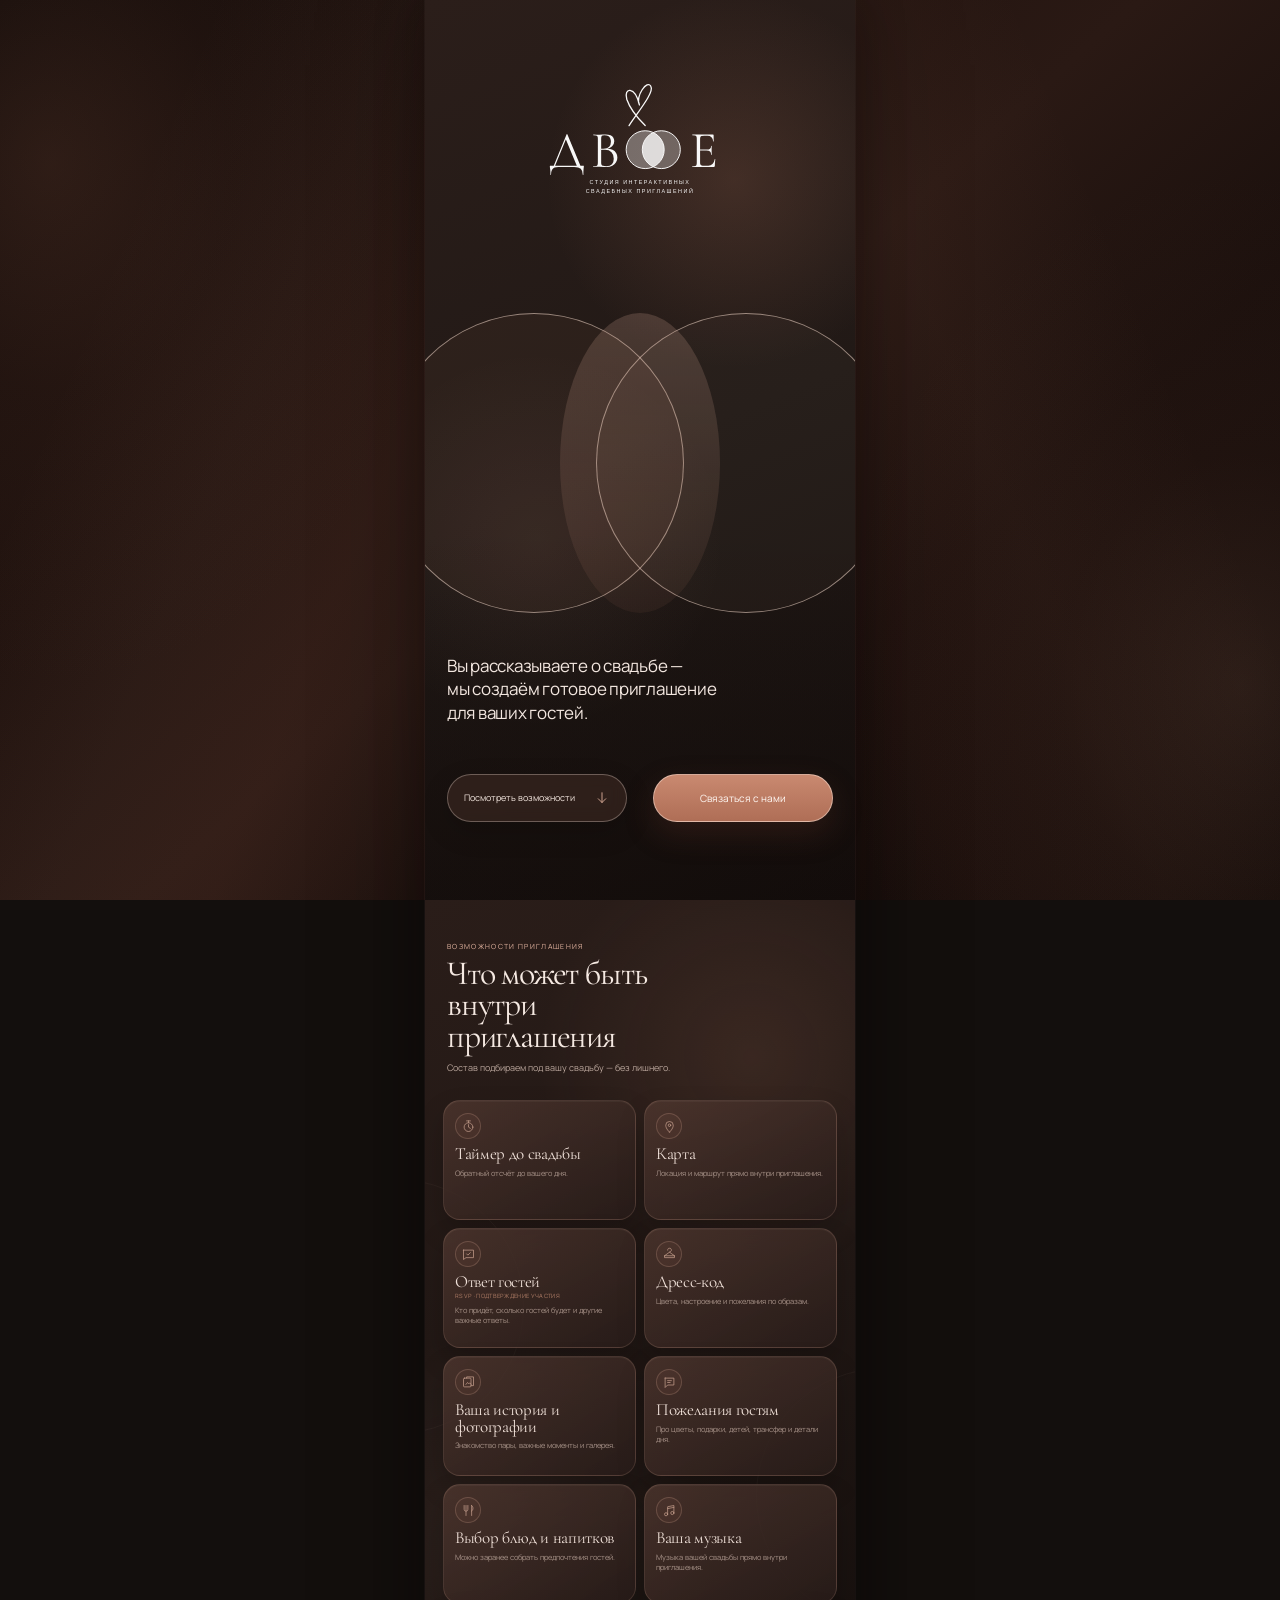
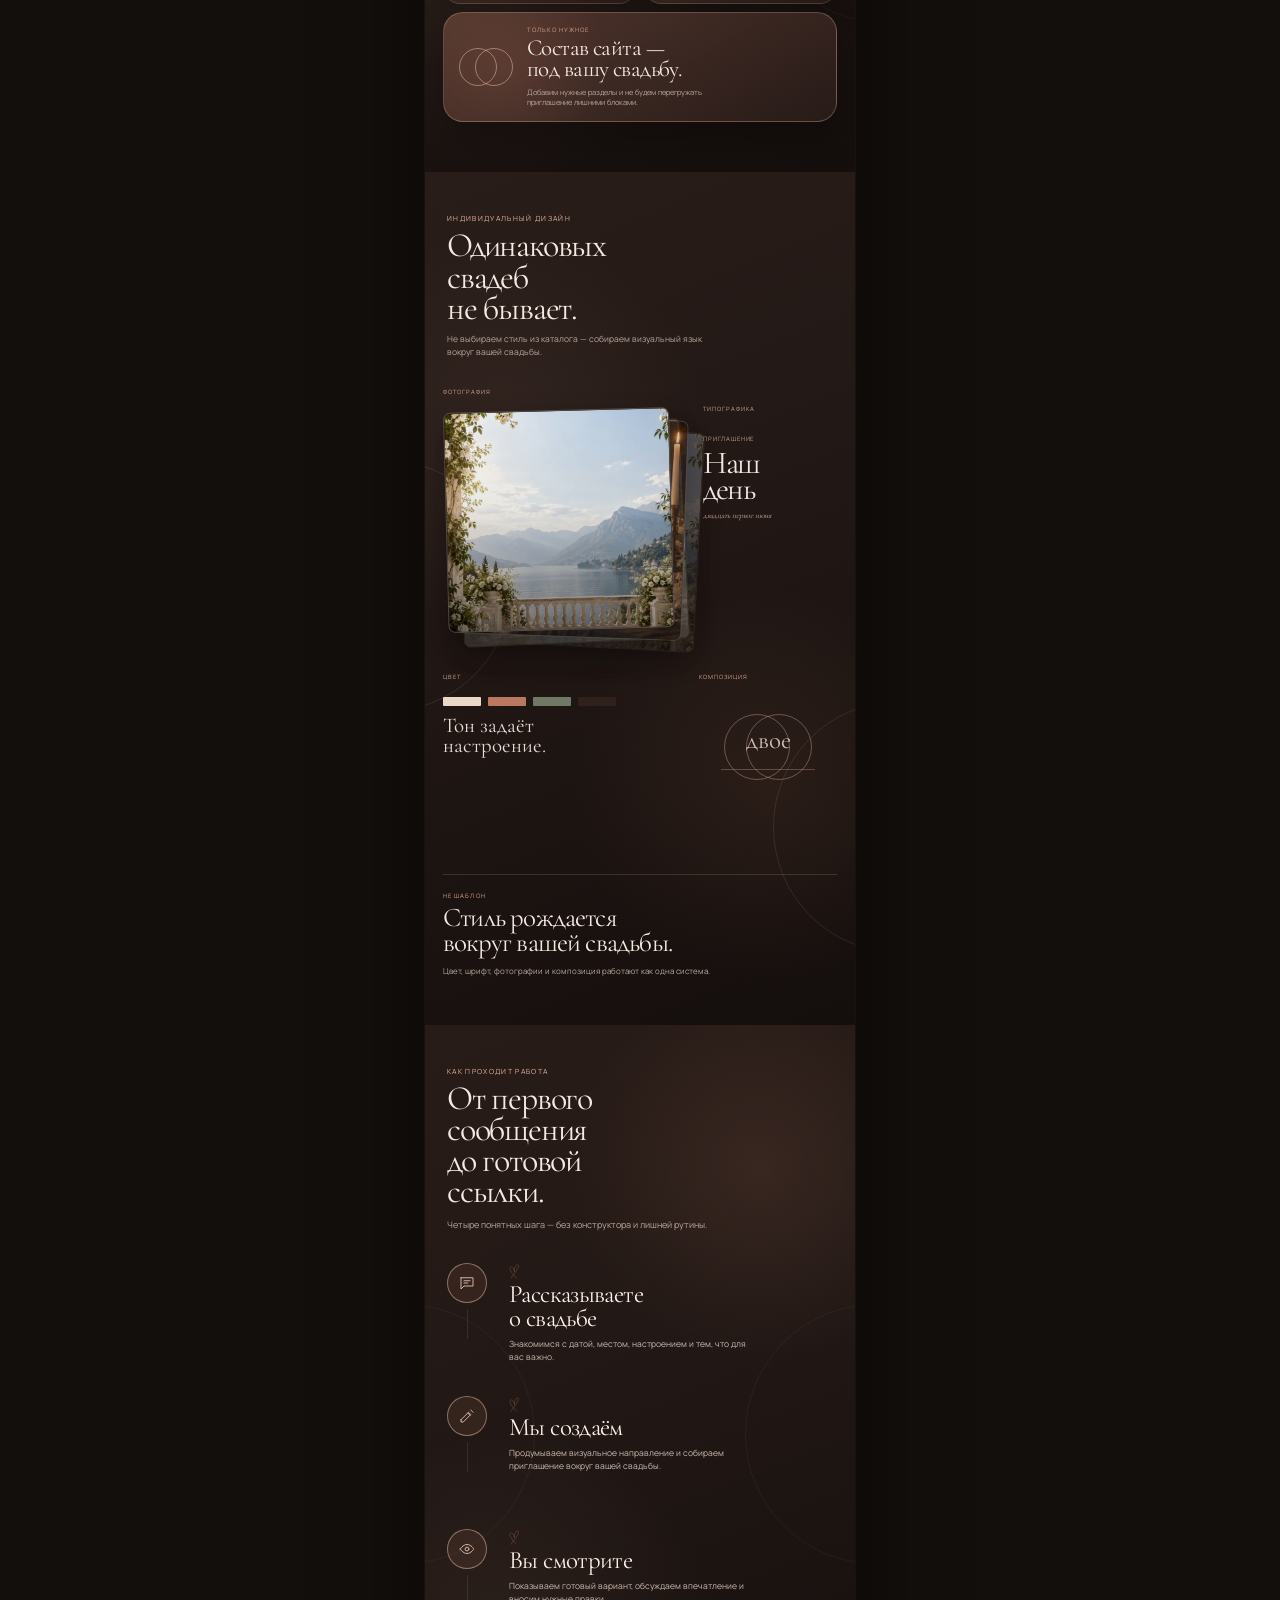
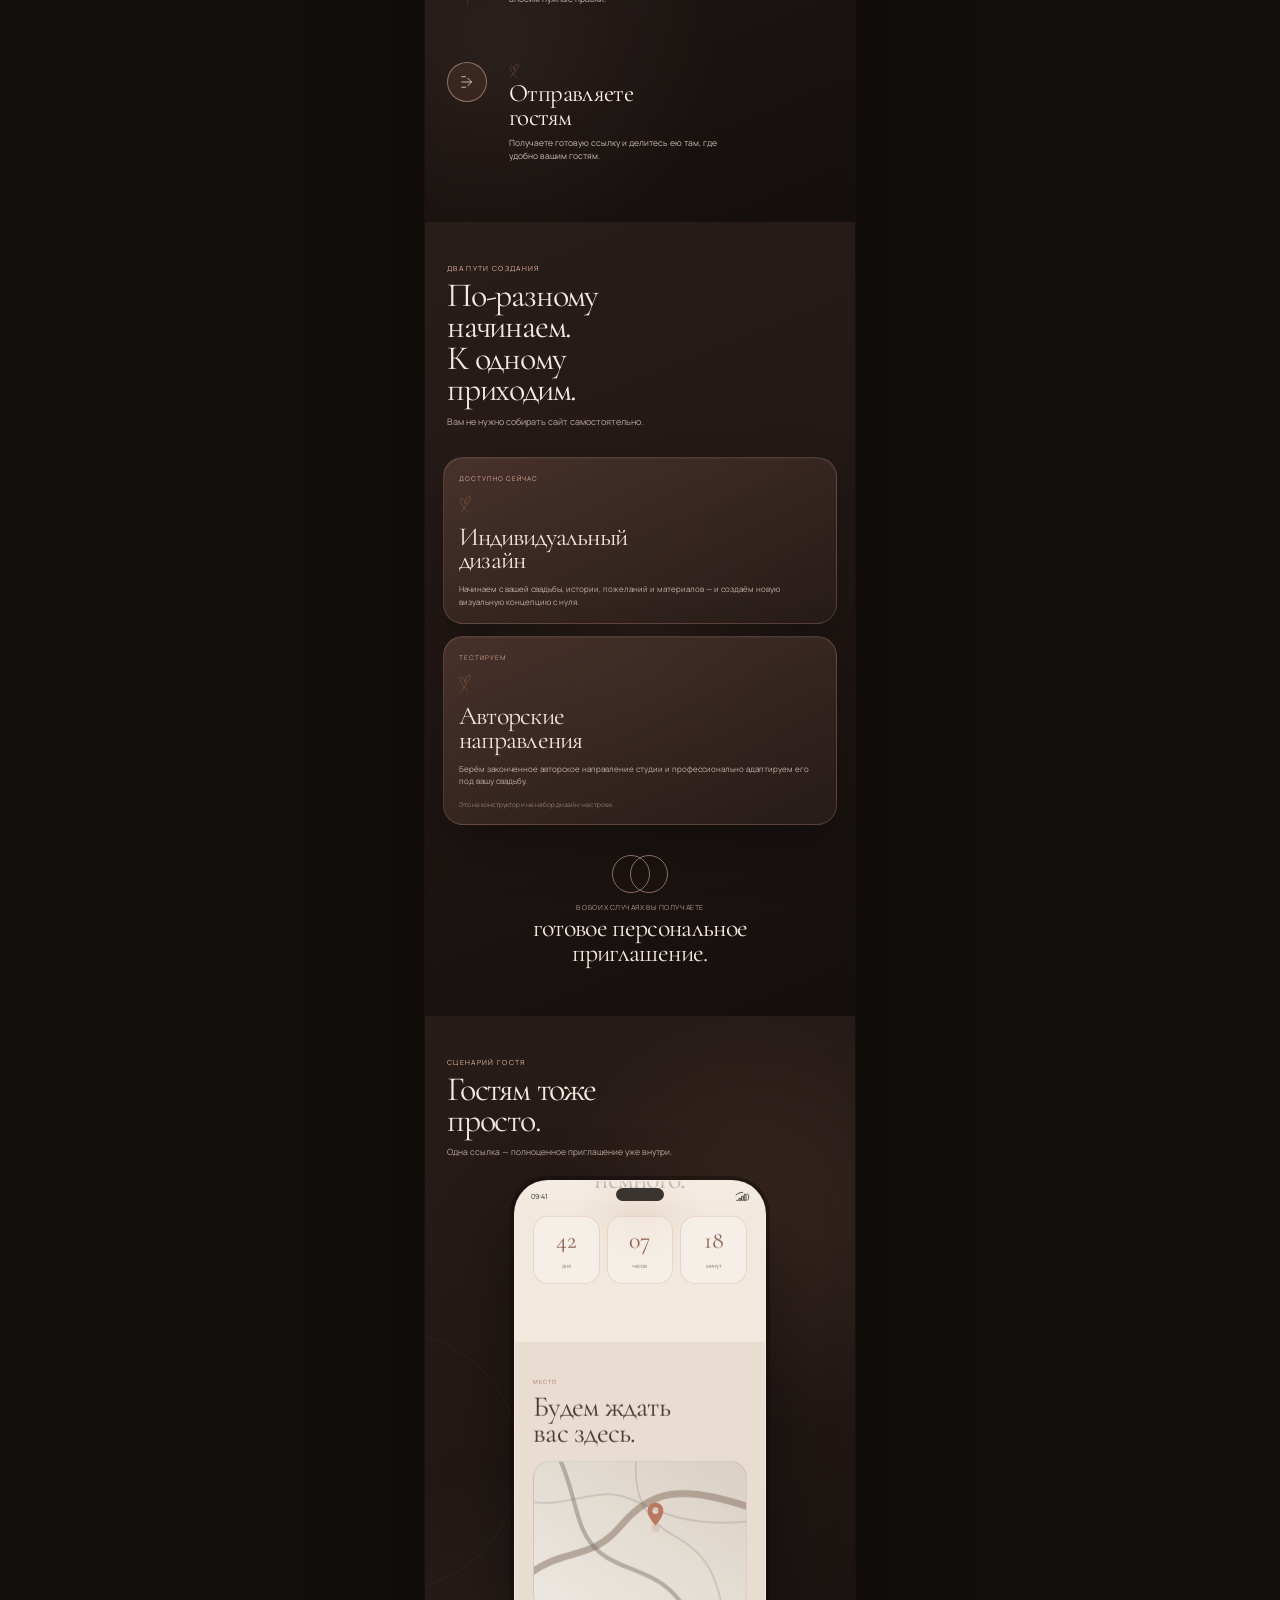
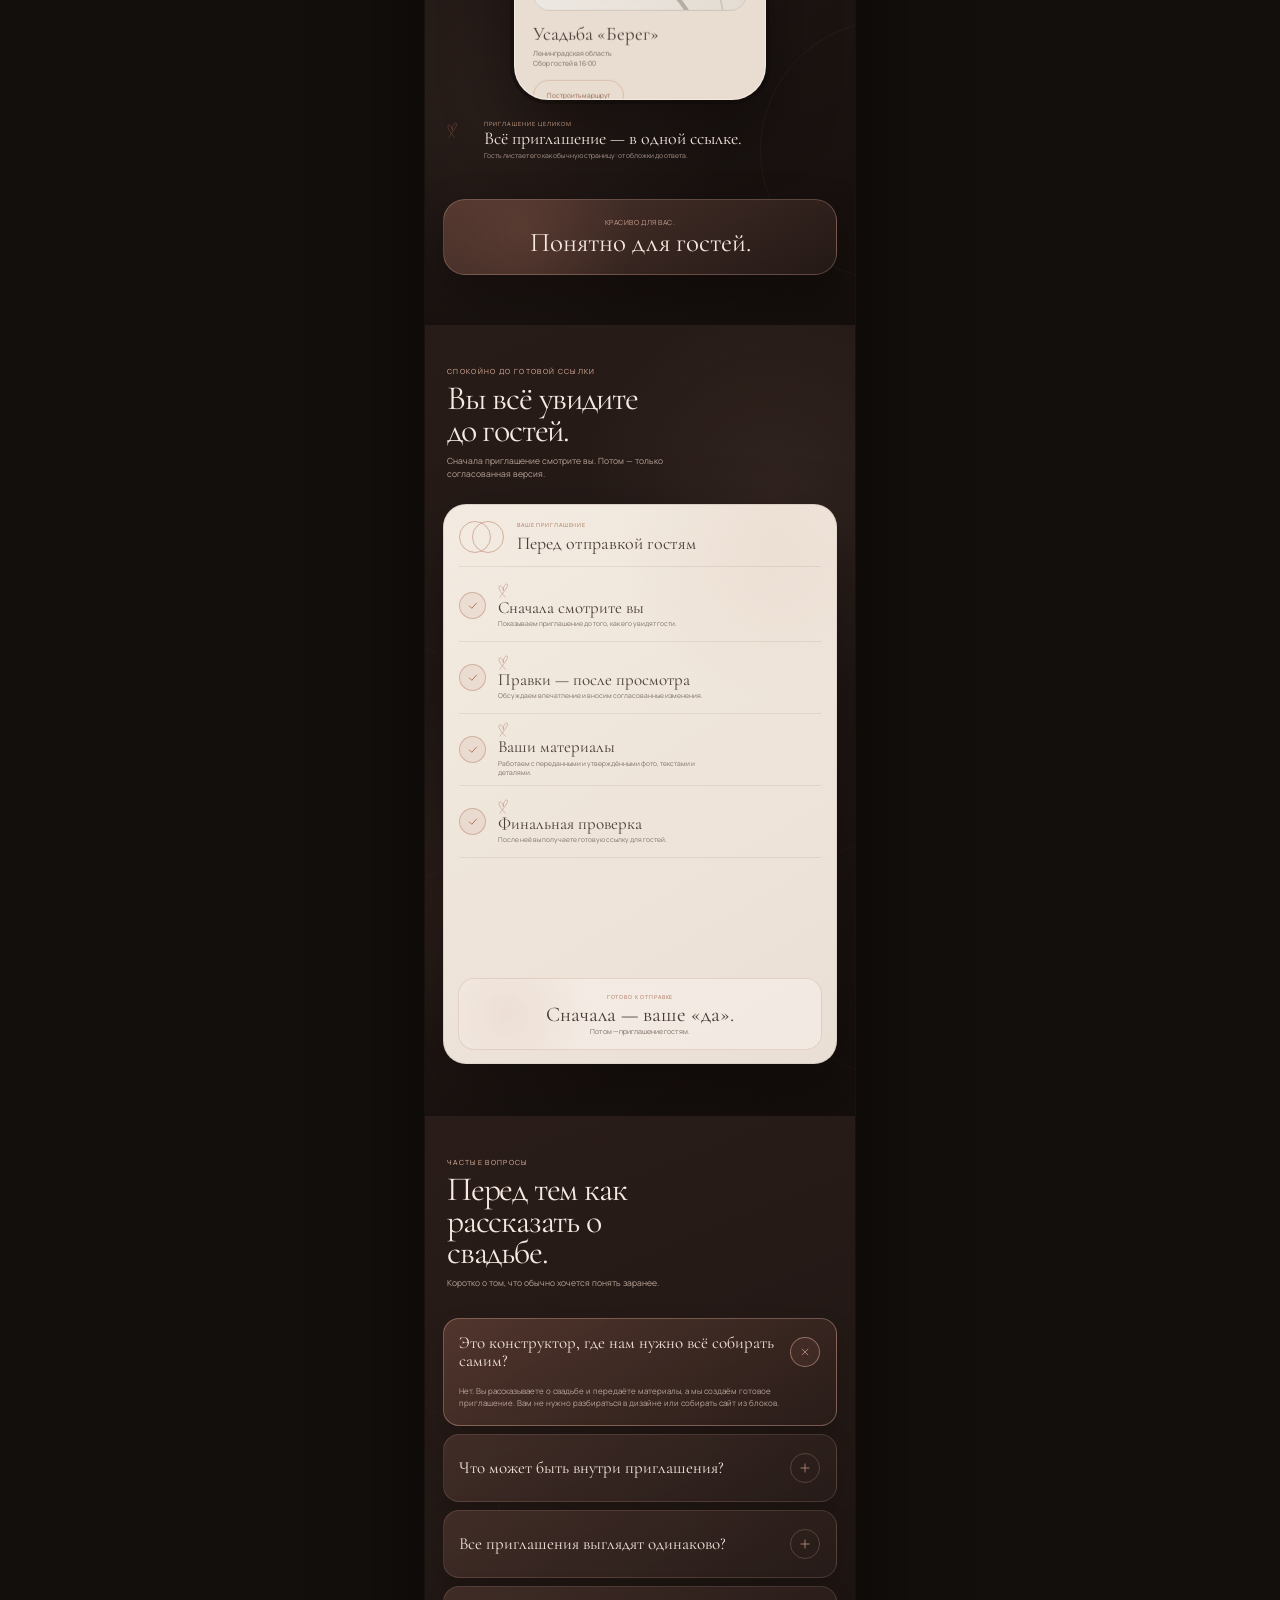
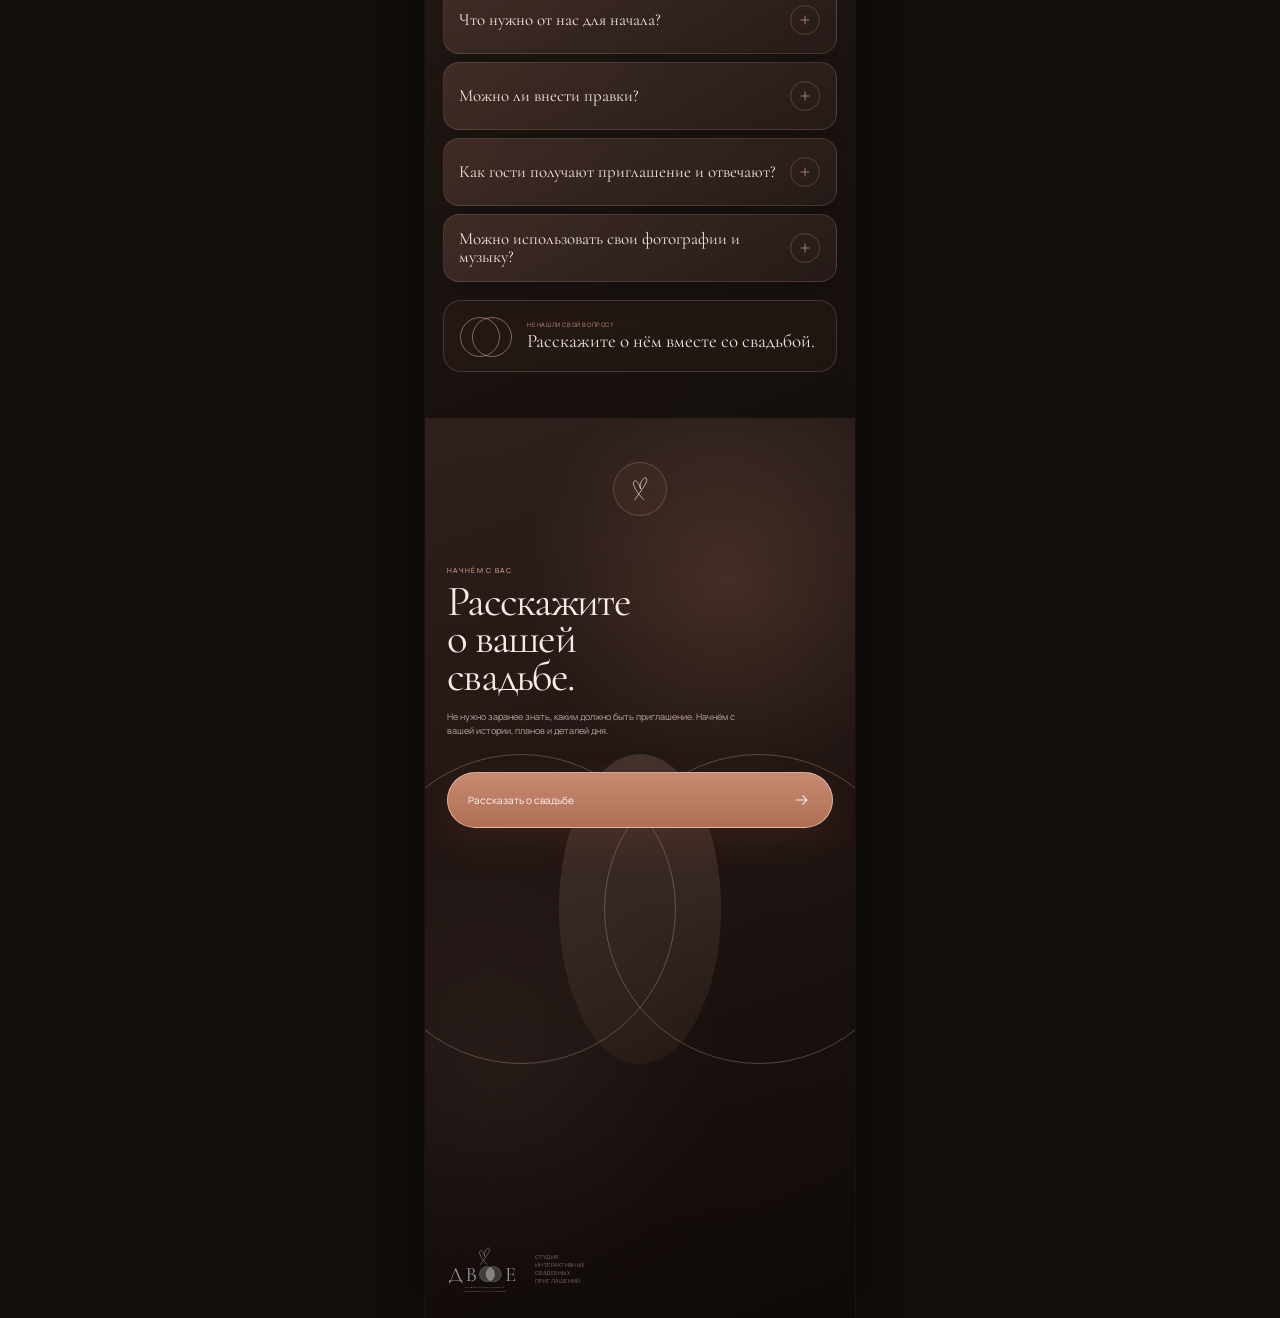
<file: network-test-exact/index.html>
<!doctype html>
<html lang="ru">
<head>
  <meta charset="utf-8">
  <meta name="viewport" content="width=device-width, initial-scale=1">
  <link rel="canonical" href="https://dvoe-wedding.ru/">
  <meta name="theme-color" content="#211b18">
  <meta name="description" content="Двое — студия персональных интерактивных свадебных приглашений.">
  <title>Двое — персональные свадебные приглашения</title>
  <link rel="preload" href="assets/font-1.woff2" as="font" type="font/woff2" crossorigin>
  <link rel="preload" href="assets/font-2.woff2" as="font" type="font/woff2" crossorigin>
  <link rel="icon" href="assets/heart.svg" type="image/svg+xml">
  <link rel="stylesheet" href="styles.css">
</head>
<body>
  <main>
    <section class="hero" aria-labelledby="hero-title">
      <div class="brand-lockup">
        <img class="wordmark" src="assets/wordmark.svg" width="165" height="102" alt="Двое — студия интерактивных свадебных приглашений">
      </div>
      <div class="hero-orbit" aria-hidden="true">
        <span class="orbit orbit-left"></span>
        <span class="orbit orbit-right"></span>
        <span class="orbit-lens"></span>
      </div>
      <div class="hero-copy">
        <h1 id="hero-title" class="sr-only">Двое — студия интерактивных свадебных приглашений</h1>
        <p class="hero-text">Вы рассказываете о свадьбе —<br>мы создаём готовое приглашение<br>для ваших гостей.</p>
      </div>

      <button class="hero-explore" type="button" aria-label="Посмотреть возможности приглашения">
        <span>Посмотреть возможности</span>
        <svg viewBox="0 0 24 24" aria-hidden="true"><path d="M12 5v13M7 13l5 5 5-5"/></svg>
      </button>
    </section>

    <section class="capabilities" aria-labelledby="capabilities-title">
      <div class="capabilities-sticky">
        <div class="capabilities-stage">
          <div class="capabilities-orbit" aria-hidden="true">
            <span></span><span></span>
          </div>

          <header class="capabilities-heading">
            <p>ВОЗМОЖНОСТИ ПРИГЛАШЕНИЯ</p>
            <h2 id="capabilities-title">Что может быть<br>внутри приглашения</h2>
            <span>Состав подбираем под вашу свадьбу — без лишнего.</span>
          </header>

          <div class="capabilities-grid">
            <article class="capability-item" data-capability="0">
              <div class="capability-icon">
                <svg viewBox="0 0 24 24" aria-hidden="true"><circle cx="12" cy="13" r="7"/><path d="M12 9v4l3 2M9 3h6M12 3v3"/></svg>
              </div>
              <h3>Таймер до свадьбы</h3>
              <p>Обратный отсчёт до вашего дня.</p>
            </article>

            <article class="capability-item" data-capability="1">
              <div class="capability-icon">
                <svg viewBox="0 0 24 24" aria-hidden="true"><path d="M12 21s6-5.2 6-11a6 6 0 1 0-12 0c0 5.8 6 11 6 11Z"/><circle cx="12" cy="10" r="2"/></svg>
              </div>
              <h3>Карта</h3>
              <p>Локация и маршрут прямо внутри приглашения.</p>
            </article>

            <article class="capability-item capability-reply" data-capability="2">
              <div class="capability-icon">
                <svg viewBox="0 0 24 24" aria-hidden="true"><path d="M4 5h16v12H8l-4 3V5Z"/><path d="m9 11 2 2 4-4"/></svg>
              </div>
              <h3>Ответ гостей</h3>
              <small>RSVP · подтверждение участия</small>
              <p>Кто придёт, сколько гостей будет и другие важные ответы.</p>
            </article>

            <article class="capability-item" data-capability="3">
              <div class="capability-icon">
                <svg viewBox="0 0 24 24" aria-hidden="true"><path d="M9 5c0-2 1.2-3 3-3s3 1 3 3c0 1.5-1 2.3-3 3.3L4 14h16L12 8.3"/><path d="M4 14v3h16v-3"/></svg>
              </div>
              <h3>Дресс-код</h3>
              <p>Цвета, настроение и пожелания по образам.</p>
            </article>

            <article class="capability-item" data-capability="4">
              <div class="capability-icon">
                <svg viewBox="0 0 24 24" aria-hidden="true"><rect x="4" y="5" width="12" height="14" rx="1.5"/><path d="m8 15 2.5-3 2 2 1.5-1.5 2 2.5"/><path d="M9 5V3h11v14h-4"/></svg>
              </div>
              <h3>Ваша история и фотографии</h3>
              <p>Знакомство пары, важные моменты и галерея.</p>
            </article>

            <article class="capability-item" data-capability="5">
              <div class="capability-icon">
                <svg viewBox="0 0 24 24" aria-hidden="true"><path d="M5 5h14v11H9l-4 4V5Z"/><path d="M9 9h6M9 12h4"/></svg>
              </div>
              <h3>Пожелания гостям</h3>
              <p>Про цветы, подарки, детей, трансфер и детали дня.</p>
            </article>

            <article class="capability-item" data-capability="6">
              <div class="capability-icon">
                <svg viewBox="0 0 24 24" aria-hidden="true"><path d="M5 4v6c0 2 1 3 3 3V4M11 4v6c0 2-1 3-3 3v7"/><path d="M17 4v16M17 4c3 2 3 7 0 9"/></svg>
              </div>
              <h3>Выбор блюд и напитков</h3>
              <p>Можно заранее собрать предпочтения гостей.</p>
            </article>

            <article class="capability-item" data-capability="7">
              <div class="capability-icon">
                <svg viewBox="0 0 24 24" aria-hidden="true"><path d="M9 18V6l10-2v12M9 9l10-2"/><circle cx="6.5" cy="18" r="2.5"/><circle cx="16.5" cy="16" r="2.5"/></svg>
              </div>
              <h3>Ваша музыка</h3>
              <p>Музыка вашей свадьбы прямо внутри приглашения.</p>
            </article>

            <article class="capability-final" data-capability-final>
              <div class="capability-final-mark" aria-hidden="true"><span></span><span></span></div>
              <div>
                <p>ТОЛЬКО НУЖНОЕ</p>
                <h3>Состав сайта —<br>под вашу свадьбу.</h3>
                <span>Добавим нужные разделы и не будем перегружать приглашение лишними блоками.</span>
              </div>
            </article>
          </div>

          <div class="capabilities-progress" aria-hidden="true">
            <span class="capabilities-count"><img class="brand-heart" src="assets/heart.svg" alt="" aria-hidden="true"></span>
            <span class="capabilities-line"><i></i></span>
            <span class="capabilities-label">Таймер</span>
          </div>
        </div>
      </div>
    </section>

    <section class="worlds" aria-labelledby="worlds-title">
      <div class="worlds-sticky">
        <div class="worlds-stage" data-design-stage="0">
          <header class="worlds-heading">
            <p>ИНДИВИДУАЛЬНЫЙ ДИЗАЙН</p>
            <h2 id="worlds-title">Одинаковых свадеб<br>не бывает.</h2>
            <span>Не выбираем стиль из каталога — собираем визуальный язык вокруг вашей свадьбы.</span>
          </header>

          <div class="design-board" aria-label="Как складывается визуальный стиль приглашения">
            <article class="design-piece design-photo">
              <div class="design-photo-stack" aria-hidden="true">
                <div class="photo-sheet photo-sheet-a">
                  <img src="assets/world-botanical-640.webp" alt="">
                  <span class="photo-sheet-tag">ОБЛОЖКА</span>
                  <strong>наш день</strong>
                  <small>21 · 06 · 2027</small>
                </div>
                <div class="photo-sheet photo-sheet-b">
                  <img src="assets/world-dark-640.webp" alt="">
                  <span class="photo-sheet-tag">ВЕЧЕР</span>
                  <strong>ближе<br>к вам</strong>
                  <small>свечи · музыка · город</small>
                </div>
                <div class="photo-sheet photo-sheet-c">
                  <img src="assets/world-airy-640.webp" alt="">
                  <span class="photo-sheet-tag">ИСТОРИЯ</span>
                  <strong>важные<br>моменты</strong>
                  <small>фотографии и детали</small>
                </div>
                <div class="photo-sheet photo-sheet-d">
                  <img src="assets/world-botanical-640.webp" alt="">
                  <span class="photo-sheet-tag">ГАЛЕРЕЯ</span>
                  <strong>ваши<br>кадры</strong>
                  <small>в своём ритме</small>
                </div>
              </div>
              <span class="design-piece-label">ФОТОГРАФИЯ</span>
            </article>

            <article class="design-piece design-type">
              <span class="design-piece-label">ТИПОГРАФИКА</span>
              <div class="type-sample">
                <small>приглашение</small>
                <strong>Наш<br>день</strong>
                <em>двадцать первое июня</em>
              </div>
            </article>

            <article class="design-piece design-palette">
              <span class="design-piece-label">ЦВЕТ</span>
              <div class="palette-swatches" aria-hidden="true">
                <span style="--tone:#ead8c7"></span>
                <span style="--tone:#b9785f"></span>
                <span style="--tone:#6f7864"></span>
                <span style="--tone:#30211c"></span>
              </div>
              <p>Тон задаёт<br>настроение.</p>
            </article>

            <article class="design-piece design-layout">
              <span class="design-piece-label">КОМПОЗИЦИЯ</span>
              <div class="layout-sketch" aria-hidden="true">
                <span class="layout-circle layout-circle-a"></span>
                <span class="layout-circle layout-circle-b"></span>
                <span class="layout-rule"></span>
                <span class="layout-word">двое</span>
              </div>
            </article>

            <div class="design-result">
              <div class="design-result-mark" aria-hidden="true"><span></span><span></span></div>
              <p>НЕ ШАБЛОН</p>
              <strong>Стиль рождается<br>вокруг вашей свадьбы.</strong>
              <span>Цвет, шрифт, фотографии и композиция работают как одна система.</span>
            </div>
          </div>

          <div class="worlds-note" aria-live="polite">
            <span class="worlds-note-number"><img class="brand-heart" src="assets/heart.svg" alt="" aria-hidden="true"></span>
            <div>
              <small class="worlds-note-kicker">ЦВЕТ</small>
              <strong class="worlds-note-title">Сначала — настроение.</strong>
              <p class="worlds-note-copy">Подбираем палитру, которая подходит именно вашему дню.</p>
            </div>
          </div>

          <div class="worlds-footer" aria-hidden="true">
            <span class="world-number"><img class="brand-heart" src="assets/heart.svg" alt="" aria-hidden="true"></span>
            <span class="world-line"><i></i></span>
            <span class="world-label">Цвет</span>
          </div>
        </div>
      </div>
    </section>

    <section class="process" aria-labelledby="process-title">
      <div class="process-sticky">
        <div class="process-stage">
          <div class="process-orbit" aria-hidden="true">
            <span></span><span></span>
          </div>

          <header class="process-heading">
            <p>КАК ПРОХОДИТ РАБОТА</p>
            <h2 id="process-title">От первого сообщения<br>до готовой ссылки.</h2>
            <span>Четыре понятных шага — без конструктора и лишней рутины.</span>
          </header>

          <div class="process-track">
            <article class="process-step" data-step="0">
              <div class="process-node">
                <svg viewBox="0 0 24 24" aria-hidden="true"><path d="M4 5h16v11H8l-4 4V5Z"/><path d="M8 9h8M8 12h5"/></svg>
              </div>
              <div class="process-copy">
                <small class="brand-marker"><img class="brand-heart" src="assets/heart.svg" alt="" aria-hidden="true"></small>
                <h3>Рассказываете<br>о свадьбе</h3>
                <p>Знакомимся с датой, местом, настроением и тем, что для вас важно.</p>
              </div>
            </article>

            <article class="process-step" data-step="1">
              <div class="process-node">
                <svg viewBox="0 0 24 24" aria-hidden="true"><path d="m4 17 10-10 3 3L7 20H4v-3Z"/><path d="m13 8 3 3M17 4l3 3"/></svg>
              </div>
              <div class="process-copy">
                <small class="brand-marker"><img class="brand-heart" src="assets/heart.svg" alt="" aria-hidden="true"></small>
                <h3>Мы создаём</h3>
                <p>Продумываем визуальное направление и собираем приглашение вокруг вашей свадьбы.</p>
              </div>
            </article>

            <article class="process-step" data-step="2">
              <div class="process-node">
                <svg viewBox="0 0 24 24" aria-hidden="true"><path d="M3 12s3.5-6 9-6 9 6 9 6-3.5 6-9 6-9-6-9-6Z"/><circle cx="12" cy="12" r="2.5"/></svg>
              </div>
              <div class="process-copy">
                <small class="brand-marker"><img class="brand-heart" src="assets/heart.svg" alt="" aria-hidden="true"></small>
                <h3>Вы смотрите</h3>
                <p>Показываем готовый вариант, обсуждаем впечатление и вносим нужные правки.</p>
              </div>
            </article>

            <article class="process-step" data-step="3">
              <div class="process-node">
                <svg viewBox="0 0 24 24" aria-hidden="true"><path d="M5 12h13M13 7l5 5-5 5"/><path d="M5 5h5M5 19h5"/></svg>
              </div>
              <div class="process-copy">
                <small class="brand-marker"><img class="brand-heart" src="assets/heart.svg" alt="" aria-hidden="true"></small>
                <h3>Отправляете<br>гостям</h3>
                <p>Получаете готовую ссылку и делитесь ею там, где удобно вашим гостям.</p>
              </div>
            </article>
          </div>

          <div class="process-footer" aria-hidden="true">
            <span class="process-number"><img class="brand-heart" src="assets/heart.svg" alt="" aria-hidden="true"></span>
            <span class="process-line"><i></i></span>
            <span class="process-label">Рассказываете</span>
          </div>
        </div>
      </div>
    </section>

    <section class="paths" aria-labelledby="paths-title">
      <div class="paths-sticky">
        <div class="paths-stage">
          <header class="paths-heading">
            <p>ДВА ПУТИ СОЗДАНИЯ</p>
            <h2 id="paths-title">По-разному начинаем.<br>К одному приходим.</h2>
            <span>Вам не нужно собирать сайт самостоятельно.</span>
          </header>

          <article class="path-card path-individual" data-path="0">
            <p class="path-status">ДОСТУПНО СЕЙЧАС</p>
            <span class="path-number"><img class="brand-heart" src="assets/heart.svg" alt="" aria-hidden="true"></span>
            <h3>Индивидуальный<br>дизайн</h3>
            <p>Начинаем с вашей свадьбы, истории, пожеланий и материалов — и создаём новую визуальную концепцию с нуля.</p>
          </article>

          <article class="path-card path-concept" data-path="1">
            <p class="path-status">ТЕСТИРУЕМ</p>
            <span class="path-number"><img class="brand-heart" src="assets/heart.svg" alt="" aria-hidden="true"></span>
            <h3>Авторские<br>направления</h3>
            <p>Берём законченное авторское направление студии и профессионально адаптируем его под вашу свадьбу.</p>
            <small>Это не конструктор и не набор дизайн-настроек.</small>
          </article>

          <div class="paths-result">
            <div class="paths-result-mark" aria-hidden="true">
              <span></span><span></span>
            </div>
            <p>В обоих случаях вы получаете</p>
            <strong>готовое персональное<br>приглашение.</strong>
          </div>

          <div class="paths-footer" aria-hidden="true">
            <span class="paths-number"><img class="brand-heart" src="assets/heart.svg" alt="" aria-hidden="true"></span>
            <span class="paths-line"><i></i></span>
            <span class="paths-label">Индивидуальный</span>
          </div>
        </div>
      </div>
    </section>

    <section class="guests" aria-labelledby="guests-title">
      <div class="guests-sticky">
        <div class="guests-stage">
          <div class="guests-orbit" aria-hidden="true"><span></span><span></span></div>

          <header class="guests-heading">
            <p>СЦЕНАРИЙ ГОСТЯ</p>
            <h2 id="guests-title">Гостям тоже<br>просто.</h2>
            <span>Одна ссылка — полноценное приглашение уже внутри.</span>
          </header>

          <div class="guest-phone" aria-label="Пример приглашения глазами гостя">
            <div class="guest-phone-top" aria-hidden="true">
              <span class="guest-phone-time">09:41</span>
              <span class="guest-phone-island"></span>
              <svg viewBox="0 0 24 24"><path d="M4 17h2M8 14h2v3H8zM12 11h2v6h-2zM16 8h2v9h-2z"/><path d="M20 7c1.3 1.4 2 3.1 2 5s-.7 3.6-2 5M3 9c2.8-2.6 6.4-4 10-4"/></svg>
            </div>

            <div class="guest-phone-viewport">
              <div class="guest-invite-page">
                <section class="invite-cover">
                  <img src="assets/world-botanical-640.webp" alt="">
                  <div class="invite-cover-shade"></div>
                  <div class="invite-cover-copy">
                    <small>ПРИГЛАШЕНИЕ НА СВАДЬБУ</small>
                    <strong>Анна<br>& Михаил</strong>
                    <span>21 · 06 · 2027</span>
                  </div>
                  <div class="invite-cover-down" aria-hidden="true">
                    <svg viewBox="0 0 24 24"><path d="M12 5v13M7 13l5 5 5-5"/></svg>
                  </div>
                </section>

                <section class="invite-story">
                  <small>НАША ИСТОРИЯ</small>
                  <h3>Всё началось<br>с одного вечера.</h3>
                  <p>Сначала долгий разговор, потом первая совместная поездка — и однажды стало понятно: дальше только вместе.</p>
                  <div class="invite-story-line" aria-hidden="true"><span></span><i></i><span></span></div>
                  <p class="invite-story-note">Теперь хотим разделить этот день с самыми близкими.</p>
                </section>

                <section class="invite-gallery">
                  <small>НАШИ МОМЕНТЫ</small>
                  <div class="invite-gallery-grid">
                    <figure><img src="assets/world-airy-640.webp" alt=""></figure>
                    <figure><img src="assets/world-dark-640.webp" alt=""></figure>
                    <figure><img src="assets/world-botanical-640.webp" alt=""></figure>
                  </div>
                  <span>Немного нас — до самого важного дня.</span>
                </section>

                <section class="invite-countdown">
                  <small>ДО СВАДЬБЫ</small>
                  <h3>Осталось совсем<br>немного.</h3>
                  <div class="invite-timer" aria-label="42 дня 7 часов 18 минут">
                    <div><strong>42</strong><span>дня</span></div>
                    <div><strong>07</strong><span>часов</span></div>
                    <div><strong>18</strong><span>минут</span></div>
                  </div>
                </section>

                <section class="invite-location">
                  <small>МЕСТО</small>
                  <h3>Будем ждать<br>вас здесь.</h3>
                  <div class="invite-map" aria-hidden="true">
                    <svg viewBox="0 0 260 170" preserveAspectRatio="none">
                      <path class="map-road main" d="M-10 132C38 96 68 116 106 74S181 25 270 54"/>
                      <path class="map-road" d="M28 -10C54 36 47 79 82 105s76 15 112 76"/>
                      <path class="map-road thin" d="M-10 45C38 54 70 31 106 39s62 39 164 29"/>
                      <path class="map-road thin" d="M126 -10c-7 53 15 79 46 95s52 35 61 95"/>
                      <circle cx="149" cy="76" r="5"/>
                      <path class="map-pin" d="M149 42c-13 0-23 10-23 23 0 18 23 40 23 40s23-22 23-40c0-13-10-23-23-23Zm0 31a9 9 0 1 1 0-18 9 9 0 0 1 0 18Z"/>
                    </svg>
                  </div>
                  <strong class="invite-place">Усадьба «Берег»</strong>
                  <p>Ленинградская область<br>Сбор гостей в 16:00</p>
                  <span class="invite-route">Построить маршрут</span>
                </section>

                <section class="invite-rsvp">
                  <small>ОТВЕТ ГОСТЕЙ</small>
                  <h3>Будете с нами?</h3>
                  <p>Ответьте на несколько вопросов — это поможет нам всё подготовить.</p>
                  <div class="invite-rsvp-choice">
                    <span class="active">Да, с радостью</span><span>Не смогу</span>
                  </div>
                  <label><span>Количество гостей</span><b>2</b></label>
                  <div class="invite-rsvp-food"><span>Мясо</span><span>Рыба</span></div>
                  <span class="invite-rsvp-submit">Подтвердить участие</span>
                </section>

                <section class="invite-thanks">
                  <div class="invite-thanks-mark" aria-hidden="true">
                    <svg viewBox="0 0 24 24"><path d="m6 12 4 4 8-9"/></svg>
                  </div>
                  <small>ОТВЕТ СОХРАНЁН</small>
                  <h3>До встречи<br>на свадьбе.</h3>
                  <p>Если планы изменятся, ответ можно обновить позже.</p>
                </section>
              </div>
            </div>
          </div>

          <div class="guests-caption" aria-live="polite">
            <span class="guests-caption-number"><img class="brand-heart" src="assets/heart.svg" alt="" aria-hidden="true"></span>
            <div>
              <small class="guests-caption-kicker">ПРИГЛАШЕНИЕ ЦЕЛИКОМ</small>
              <strong class="guests-caption-title">Всё приглашение — в одной ссылке.</strong>
              <p class="guests-caption-copy">Гость листает его как обычную страницу: от обложки до ответа.</p>
            </div>
          </div>

          <div class="guests-result">
            <p>Красиво для вас.</p>
            <strong>Понятно для гостей.</strong>
          </div>

          <div class="guests-footer" aria-hidden="true">
            <span class="guests-number"><img class="brand-heart" src="assets/heart.svg" alt="" aria-hidden="true"></span>
            <span class="guests-line"><i></i></span>
            <span class="guests-label">Обложка</span>
          </div>
        </div>
      </div>
    </section>

    <section class="assurance" aria-labelledby="assurance-title">
      <div class="assurance-sticky">
        <div class="assurance-stage">
          <div class="assurance-orbit" aria-hidden="true"><span></span><span></span></div>

          <header class="assurance-heading">
            <p>СПОКОЙНО ДО ГОТОВОЙ ССЫЛКИ</p>
            <h2 id="assurance-title">Вы всё увидите<br>до гостей.</h2>
            <span>Сначала приглашение смотрите вы. Потом — только согласованная версия.</span>
          </header>

          <div class="assurance-sheet">
            <div class="assurance-sheet-head">
              <div class="assurance-mark" aria-hidden="true"><span></span><span></span></div>
              <div>
                <small>ВАШЕ ПРИГЛАШЕНИЕ</small>
                <strong>Перед отправкой гостям</strong>
              </div>
            </div>

            <div class="assurance-list">
              <article class="assurance-step" data-assurance="0">
                <span class="assurance-check" aria-hidden="true">
                  <svg viewBox="0 0 24 24"><path d="m6 12 4 4 8-9"/></svg>
                </span>
                <div>
                  <small class="brand-marker"><img class="brand-heart" src="assets/heart.svg" alt="" aria-hidden="true"></small>
                  <h3>Сначала смотрите вы</h3>
                  <p>Показываем приглашение до того, как его увидят гости.</p>
                </div>
              </article>

              <article class="assurance-step" data-assurance="1">
                <span class="assurance-check" aria-hidden="true">
                  <svg viewBox="0 0 24 24"><path d="m6 12 4 4 8-9"/></svg>
                </span>
                <div>
                  <small class="brand-marker"><img class="brand-heart" src="assets/heart.svg" alt="" aria-hidden="true"></small>
                  <h3>Правки — после просмотра</h3>
                  <p>Обсуждаем впечатление и вносим согласованные изменения.</p>
                </div>
              </article>

              <article class="assurance-step" data-assurance="2">
                <span class="assurance-check" aria-hidden="true">
                  <svg viewBox="0 0 24 24"><path d="m6 12 4 4 8-9"/></svg>
                </span>
                <div>
                  <small class="brand-marker"><img class="brand-heart" src="assets/heart.svg" alt="" aria-hidden="true"></small>
                  <h3>Ваши материалы</h3>
                  <p>Работаем с переданными и утверждёнными фото, текстами и деталями.</p>
                </div>
              </article>

              <article class="assurance-step" data-assurance="3">
                <span class="assurance-check" aria-hidden="true">
                  <svg viewBox="0 0 24 24"><path d="m6 12 4 4 8-9"/></svg>
                </span>
                <div>
                  <small class="brand-marker"><img class="brand-heart" src="assets/heart.svg" alt="" aria-hidden="true"></small>
                  <h3>Финальная проверка</h3>
                  <p>После неё вы получаете готовую ссылку для гостей.</p>
                </div>
              </article>
            </div>

            <div class="assurance-seal">
              <small>ГОТОВО К ОТПРАВКЕ</small>
              <strong>Сначала — ваше «да».</strong>
              <span>Потом — приглашение гостям.</span>
            </div>
          </div>

          <div class="assurance-footer" aria-hidden="true">
            <span class="assurance-number"><img class="brand-heart" src="assets/heart.svg" alt="" aria-hidden="true"></span>
            <span class="assurance-line"><i></i></span>
            <span class="assurance-label">Смотрите вы</span>
          </div>
        </div>
      </div>
    </section>

    <section class="faq" aria-labelledby="faq-title">
      <div class="faq-stage">
        <div class="faq-orbit" aria-hidden="true"><span></span><span></span></div>

        <header class="faq-heading">
          <p>ЧАСТЫЕ ВОПРОСЫ</p>
          <h2 id="faq-title">Перед тем как<br>рассказать о свадьбе.</h2>
          <span>Коротко о том, что обычно хочется понять заранее.</span>
        </header>

        <div class="faq-list">
          <article class="faq-item is-open">
            <button class="faq-question" type="button" aria-expanded="true" aria-controls="faq-answer-1">
              <span>Это конструктор, где нам нужно всё собирать самим?</span>
              <span class="faq-icon" aria-hidden="true">
                <svg viewBox="0 0 24 24"><path d="M5 12h14M12 5v14"/></svg>
              </span>
            </button>
            <div class="faq-answer" id="faq-answer-1">
              <div><p>Нет. Вы рассказываете о свадьбе и передаёте материалы, а мы создаём готовое приглашение. Вам не нужно разбираться в дизайне или собирать сайт из блоков.</p></div>
            </div>
          </article>

          <article class="faq-item">
            <button class="faq-question" type="button" aria-expanded="false" aria-controls="faq-answer-2">
              <span>Что может быть внутри приглашения?</span>
              <span class="faq-icon" aria-hidden="true">
                <svg viewBox="0 0 24 24"><path d="M5 12h14M12 5v14"/></svg>
              </span>
            </button>
            <div class="faq-answer" id="faq-answer-2">
              <div><p>История пары, фотографии, музыка, таймер, программа дня, карта, дресс-код, пожелания гостям, выбор блюд и напитков, ответы гостей и другие нужные именно вашей свадьбе разделы.</p></div>
            </div>
          </article>

          <article class="faq-item">
            <button class="faq-question" type="button" aria-expanded="false" aria-controls="faq-answer-3">
              <span>Все приглашения выглядят одинаково?</span>
              <span class="faq-icon" aria-hidden="true">
                <svg viewBox="0 0 24 24"><path d="M5 12h14M12 5v14"/></svg>
              </span>
            </button>
            <div class="faq-answer" id="faq-answer-3">
              <div><p>Нет. В индивидуальном дизайне визуальное направление создаётся вокруг конкретной пары, её свадьбы, фотографий и настроения — а не выбирается из одного шаблона.</p></div>
            </div>
          </article>

          <article class="faq-item">
            <button class="faq-question" type="button" aria-expanded="false" aria-controls="faq-answer-4">
              <span>Что нужно от нас для начала?</span>
              <span class="faq-icon" aria-hidden="true">
                <svg viewBox="0 0 24 24"><path d="M5 12h14M12 5v14"/></svg>
              </span>
            </button>
            <div class="faq-answer" id="faq-answer-4">
              <div><p>Для старта достаточно рассказать о дате, месте, настроении свадьбы и ваших пожеланиях. Фотографии, тексты, музыка и остальные детали можно собирать уже в процессе.</p></div>
            </div>
          </article>

          <article class="faq-item">
            <button class="faq-question" type="button" aria-expanded="false" aria-controls="faq-answer-5">
              <span>Можно ли внести правки?</span>
              <span class="faq-icon" aria-hidden="true">
                <svg viewBox="0 0 24 24"><path d="M5 12h14M12 5v14"/></svg>
              </span>
            </button>
            <div class="faq-answer" id="faq-answer-5">
              <div><p>Да. Сначала приглашение смотрите вы, затем обсуждаем впечатление и вносим согласованные изменения. Гостям отправляется уже финальная версия.</p></div>
            </div>
          </article>

          <article class="faq-item">
            <button class="faq-question" type="button" aria-expanded="false" aria-controls="faq-answer-6">
              <span>Как гости получают приглашение и отвечают?</span>
              <span class="faq-icon" aria-hidden="true">
                <svg viewBox="0 0 24 24"><path d="M5 12h14M12 5v14"/></svg>
              </span>
            </button>
            <div class="faq-answer" id="faq-answer-6">
              <div><p>Вы отправляете гостям обычную ссылку. Они открывают приглашение в браузере, смотрят всю информацию и там же подтверждают участие. Если планы изменятся, ответ можно обновить позже.</p></div>
            </div>
          </article>

          <article class="faq-item">
            <button class="faq-question" type="button" aria-expanded="false" aria-controls="faq-answer-7">
              <span>Можно использовать свои фотографии и музыку?</span>
              <span class="faq-icon" aria-hidden="true">
                <svg viewBox="0 0 24 24"><path d="M5 12h14M12 5v14"/></svg>
              </span>
            </button>
            <div class="faq-answer" id="faq-answer-7">
              <div><p>Да. Именно ваши материалы помогают сделать приглашение личным. Мы вписываем фотографии, тексты, музыку и другие детали в общую визуальную концепцию свадьбы.</p></div>
            </div>
          </article>
        </div>

        <div class="faq-note">
          <div class="faq-note-mark" aria-hidden="true"><span></span><span></span></div>
          <div>
            <p>Не нашли свой вопрос?</p>
            <strong>Расскажите о нём вместе со свадьбой.</strong>
          </div>
        </div>
      </div>
    </section>

    <section class="final-cta" aria-labelledby="final-cta-title">
      <div class="final-cta-orbit" aria-hidden="true">
        <span class="final-cta-circle final-cta-circle-left"></span>
        <span class="final-cta-circle final-cta-circle-right"></span>
        <span class="final-cta-lens"></span>
      </div>

      <div class="final-cta-heart" aria-hidden="true">
        <img src="assets/heart.svg" alt="">
      </div>

      <div class="final-cta-copy">
        <p>НАЧНЁМ С ВАС</p>
        <h2 id="final-cta-title">Расскажите<br>о вашей свадьбе.</h2>
        <span>Не нужно заранее знать, каким должно быть приглашение. Начнём с вашей истории, планов и деталей дня.</span>

        <a class="final-cta-button" href="https://w3nskyx.github.io/wedding-demo/brief/">
          <span>Рассказать о свадьбе</span>
          <svg viewBox="0 0 24 24" aria-hidden="true"><path d="M5 12h13M13 7l5 5-5 5"/></svg>
        </a>
      </div>

      <div class="final-cta-brand">
        <img src="assets/wordmark.svg" alt="Двое">
        <span>Студия интерактивных свадебных приглашений</span>
      </div>
    </section>
  </main>

  <div class="contact-widget" aria-label="Связаться со студией">
    <div class="contact-menu" id="contact-menu" aria-hidden="true">
      <a class="contact-option contact-telegram" href="https://t.me/dvoe_wedding_invite" target="_blank" rel="noopener noreferrer" aria-label="Открыть Telegram студии «Двое»">
        <svg viewBox="0 0 24 24" aria-hidden="true"><path d="m3.5 11.4 16.4-6.5-3 14.2-5.2-4.1-3.1 2.9.7-5 8.1-5.2-10 4.2Z"/></svg>
        <span>Telegram</span>
      </a>
      <a class="contact-option contact-instagram" href="https://www.instagram.com/dvoe.wedding.invite/" target="_blank" rel="noopener noreferrer" aria-label="Открыть Instagram студии «Двое»">
        <svg viewBox="0 0 24 24" aria-hidden="true"><rect x="3.5" y="3.5" width="17" height="17" rx="5"/><circle cx="12" cy="12" r="4"/><circle cx="17.5" cy="6.7" r="1"/></svg>
        <span>Instagram</span>
      </a>
      <a class="contact-option contact-vk" href="https://vk.ru/club241924061" target="_blank" rel="noopener noreferrer" aria-label="Открыть ВКонтакте студии «Двое»">
        <svg viewBox="0 0 24 24" aria-hidden="true"><path d="M4.2 6.7h3.2c.2 2.7 1.4 5.2 3.4 6.9V6.7h3v4c1.8-1.4 3.2-3 4.2-4h3.3c-1.1 2.2-2.5 4-4.1 5.5 1.7 1.2 3.2 2.8 4.4 5h-3.5c-1.2-1.5-2.5-2.7-4.3-3.6v3.6h-.9c-5.1 0-8.2-3.6-8.7-10.5Z"/></svg>
        <span>ВКонтакте</span>
      </a>
      <a class="contact-option contact-max" href="https://max.ru/u/f9LHodD0cOJY8ND9RNSPYLNRLluktD8o6N8ggqO1EcmsvOCHzRhqzK_0FyQ" target="_blank" rel="noopener noreferrer" aria-label="Открыть MAX студии «Двое»">
        <svg viewBox="0 0 24 24" aria-hidden="true"><path d="M5 17V7l7 6 7-6v10M5 7l7 10 7-10"/></svg>
        <span>MAX</span>
      </a>
      <button class="contact-option contact-callback" type="button" aria-controls="callback-card" aria-expanded="false">
        <svg viewBox="0 0 24 24" aria-hidden="true"><path d="M7.1 3.7 10 7.9 8.2 10c1.4 2.8 3.4 4.8 6.2 6.2l2.1-1.8 4.2 2.9c.4.3.6.8.4 1.3-.6 1.7-2.2 2.8-4 2.7C9.6 20.7 3.3 14.4 2.7 6.9c-.1-1.8 1-3.4 2.7-4 .5-.2 1 .1 1.3.8Z"/></svg>
        <span>Оставить номер</span>
      </button>
    </div>

    <div class="callback-card" id="callback-card" aria-hidden="true">
      <button class="callback-close" type="button" aria-label="Закрыть форму">
        <svg viewBox="0 0 24 24" aria-hidden="true"><path d="m6 6 12 12M18 6 6 18"/></svg>
      </button>

      <form class="callback-form" novalidate>
        <p class="callback-kicker">ОБРАТНЫЙ ЗВОНОК</p>
        <h2>Хотите, мы<br>свяжемся с вами?</h2>
        <p class="callback-copy">Оставьте номер — расскажем о приглашениях и ответим на вопросы.</p>

        <label class="callback-field">
          <span>Ваше имя <i>необязательно</i></span>
          <input name="name" type="text" autocomplete="name" placeholder="Как к вам обращаться">
        </label>

        <label class="callback-field">
          <span>Телефон</span>
          <input name="phone" type="tel" inputmode="tel" autocomplete="tel" placeholder="+7 999 000-00-00" required>
          <small class="callback-error" aria-live="polite"></small>
        </label>

        <button class="callback-submit" type="submit">Перезвоните мне</button>
      </form>

      <div class="callback-success" role="status" aria-hidden="true">
        <div class="callback-success-heart"><img src="assets/heart.svg" alt="" aria-hidden="true"></div>
        <p>СПАСИБО</p>
        <h2>Мы получили<br>ваш номер.</h2>
        <span>Свяжемся с вами и всё спокойно обсудим.</span>
        <button type="button" class="callback-done">Хорошо</button>
      </div>
    </div>

    <button class="contact-toggle" type="button" aria-expanded="false" aria-controls="contact-menu">
      <span class="contact-toggle-text">Связаться с нами</span>
      <img class="contact-toggle-heart" src="assets/heart.svg" alt="" aria-hidden="true">
    </button>
  </div>

  <script src="hero.js"></script>
  <script src="capabilities.js"></script>
  <script src="worlds.js"></script>
  <script src="process.js"></script>
  <script src="paths.js"></script>
  <script src="guests.js"></script>
  <script src="assurance.js"></script>
  <script src="faq.js"></script>
</body>
</html>
</file>
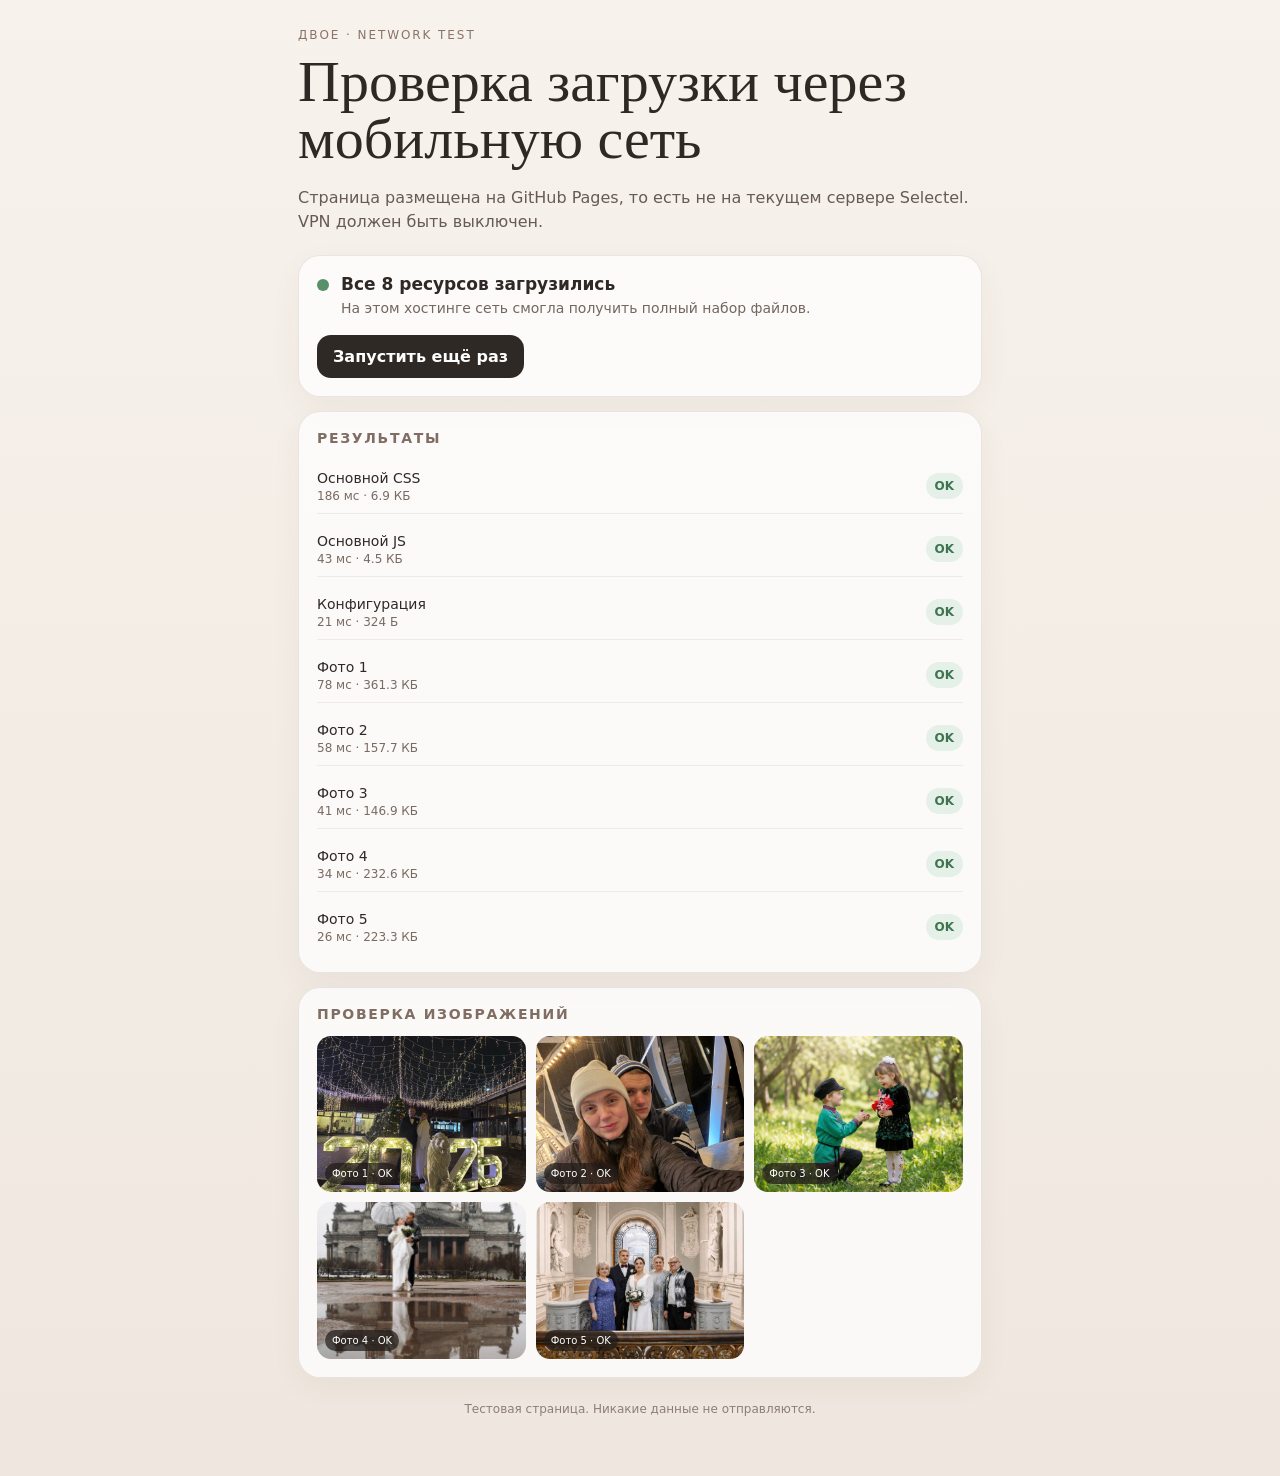
<file: network-test/index.html>
<!doctype html>
<html lang="ru">
<head>
  <meta charset="utf-8">
  <meta name="viewport" content="width=device-width,initial-scale=1,viewport-fit=cover">
  <meta name="robots" content="noindex,nofollow,noarchive">
  <meta name="theme-color" content="#f3eee8">
  <title>Двое — сетевой тест</title>
  <link rel="stylesheet" href="styles.css?v=1">
</head>
<body>
  <main class="shell">
    <p class="eyebrow">ДВОЕ · NETWORK TEST</p>
    <h1>Проверка загрузки через мобильную сеть</h1>
    <p class="lead">Страница размещена на GitHub Pages, то есть не на текущем сервере Selectel. VPN должен быть выключен.</p>

    <section class="card">
      <div class="summary">
        <span id="summaryDot" class="dot pending"></span>
        <div>
          <strong id="summaryTitle">Проверяю ресурсы…</strong>
          <p id="summaryText">Не закрывайте страницу несколько секунд.</p>
        </div>
      </div>
      <button id="rerun" type="button">Запустить ещё раз</button>
    </section>

    <section class="card">
      <h2>Результаты</h2>
      <div id="results" class="results" aria-live="polite"></div>
    </section>

    <section class="card">
      <h2>Проверка изображений</h2>
      <div class="gallery" id="gallery"></div>
    </section>

    <p class="foot">Тестовая страница. Никакие данные не отправляются.</p>
  </main>
  <script src="test.js?v=1"></script>
</body>
</html>
</file>
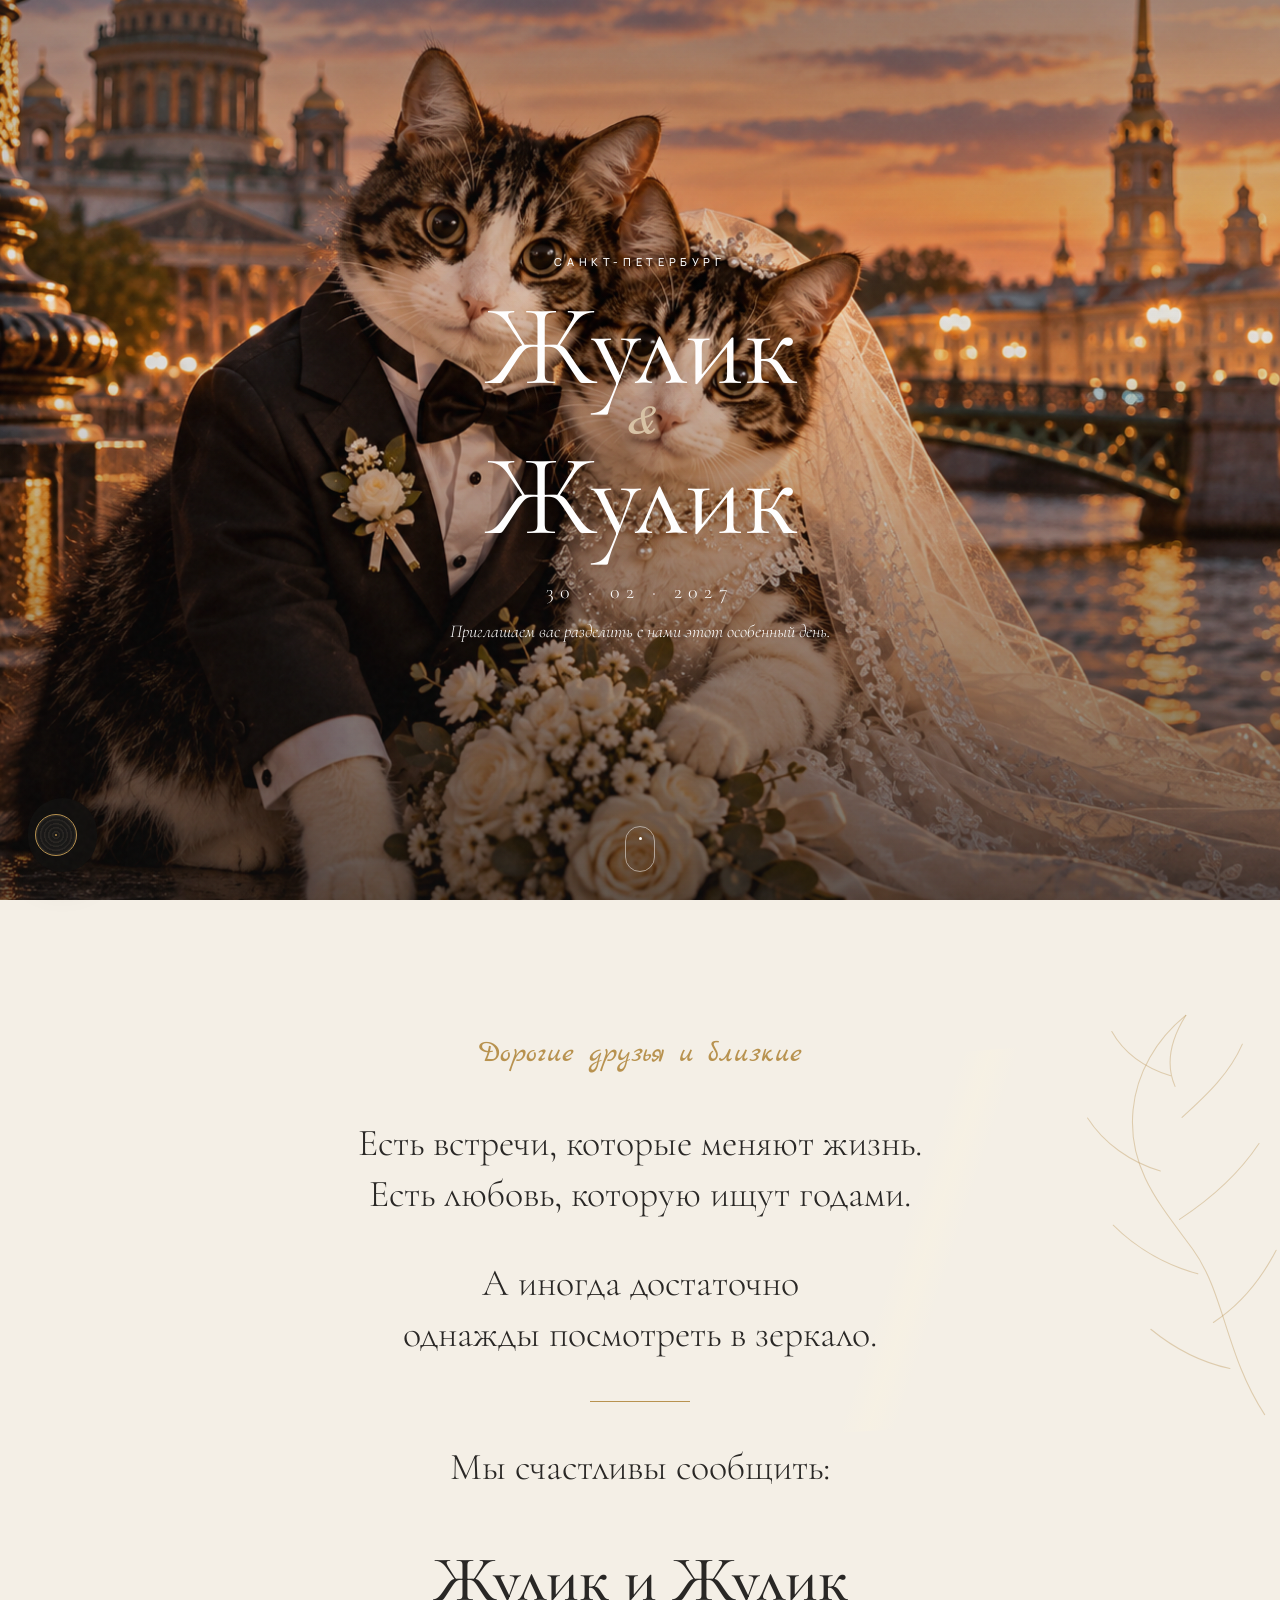
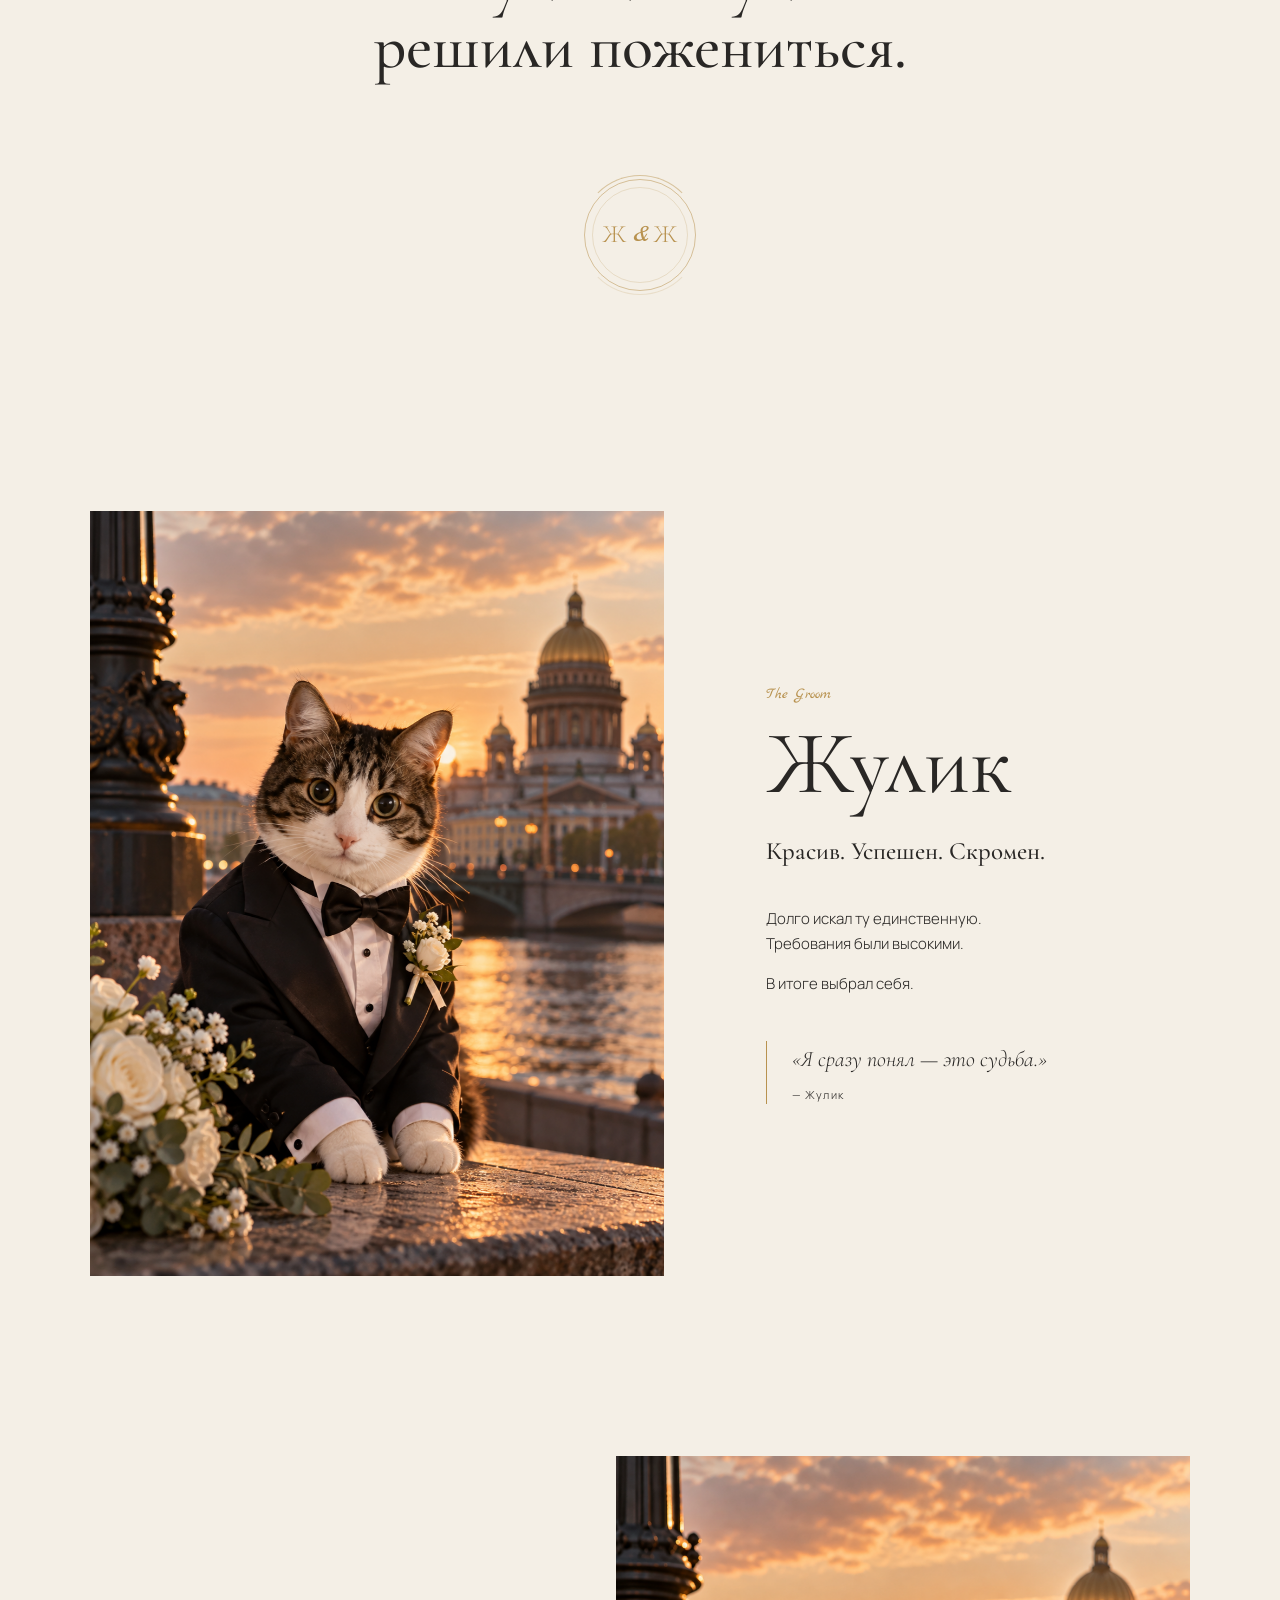
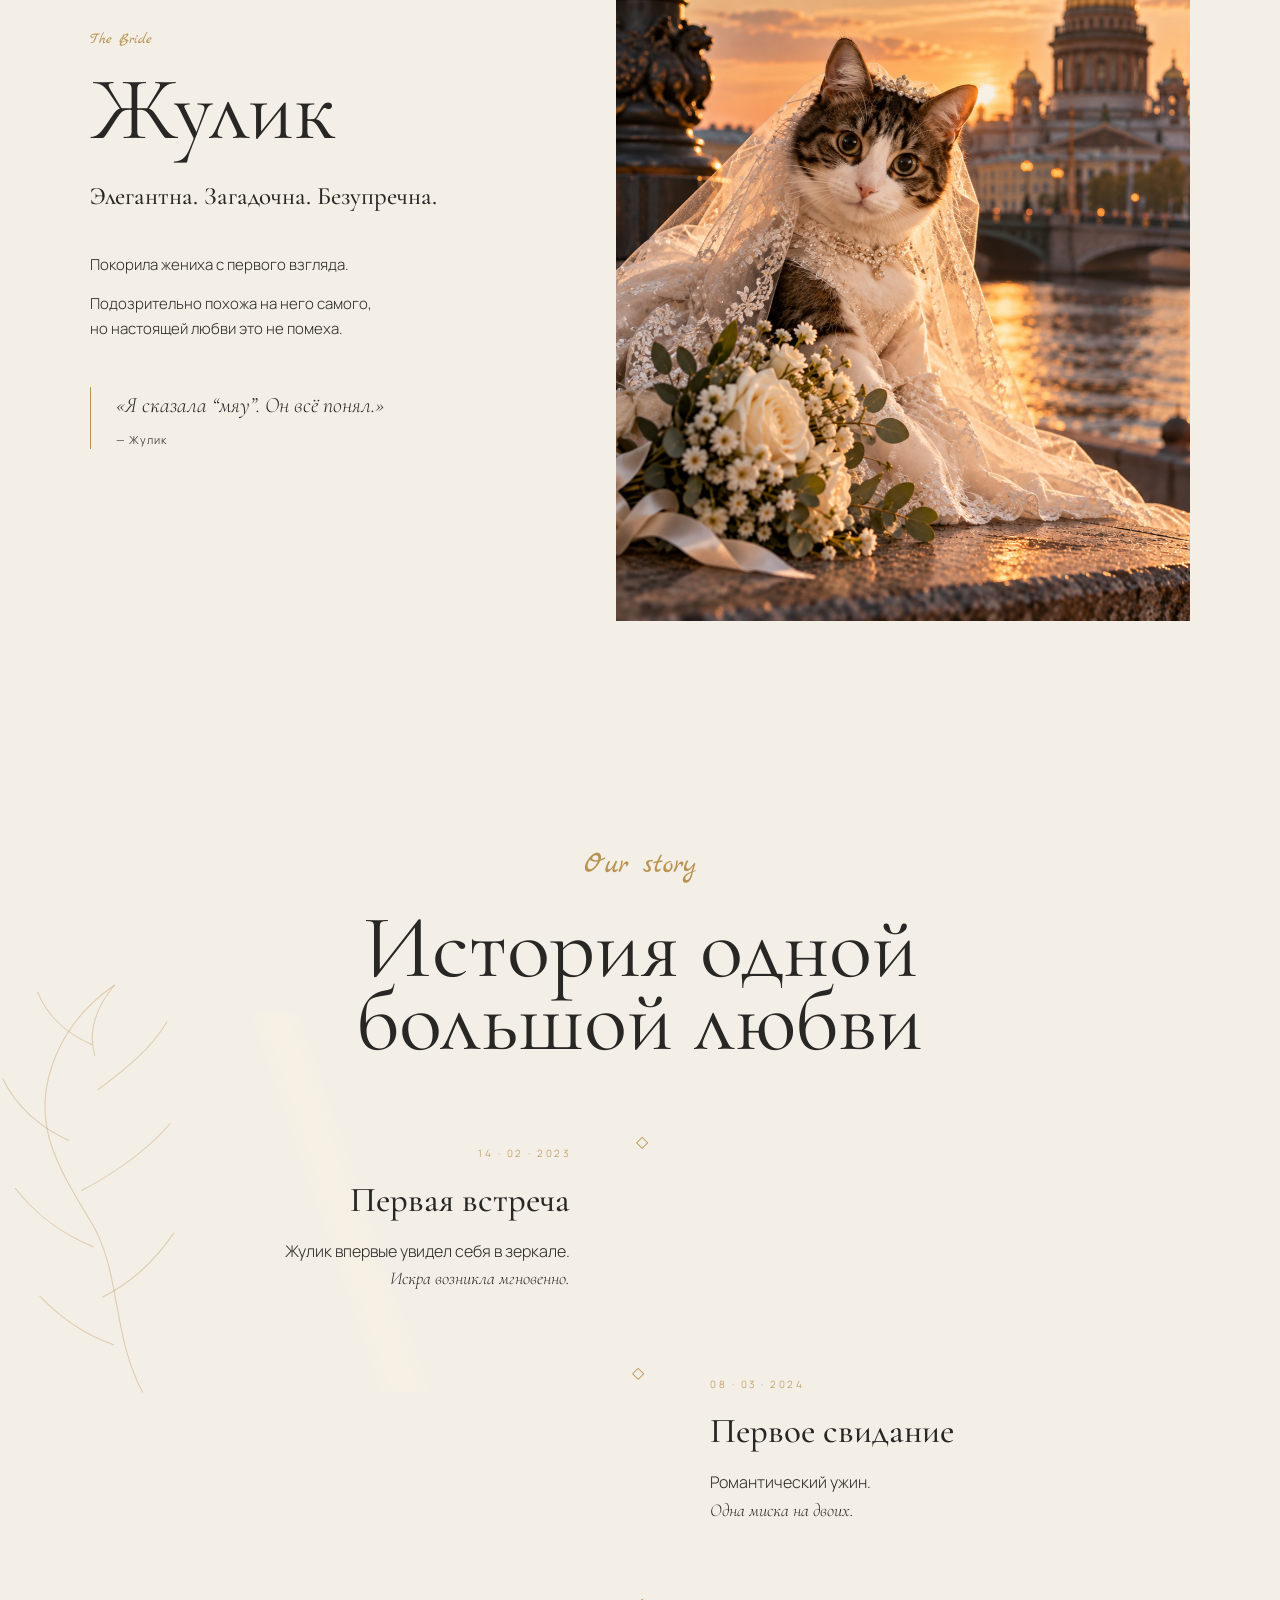
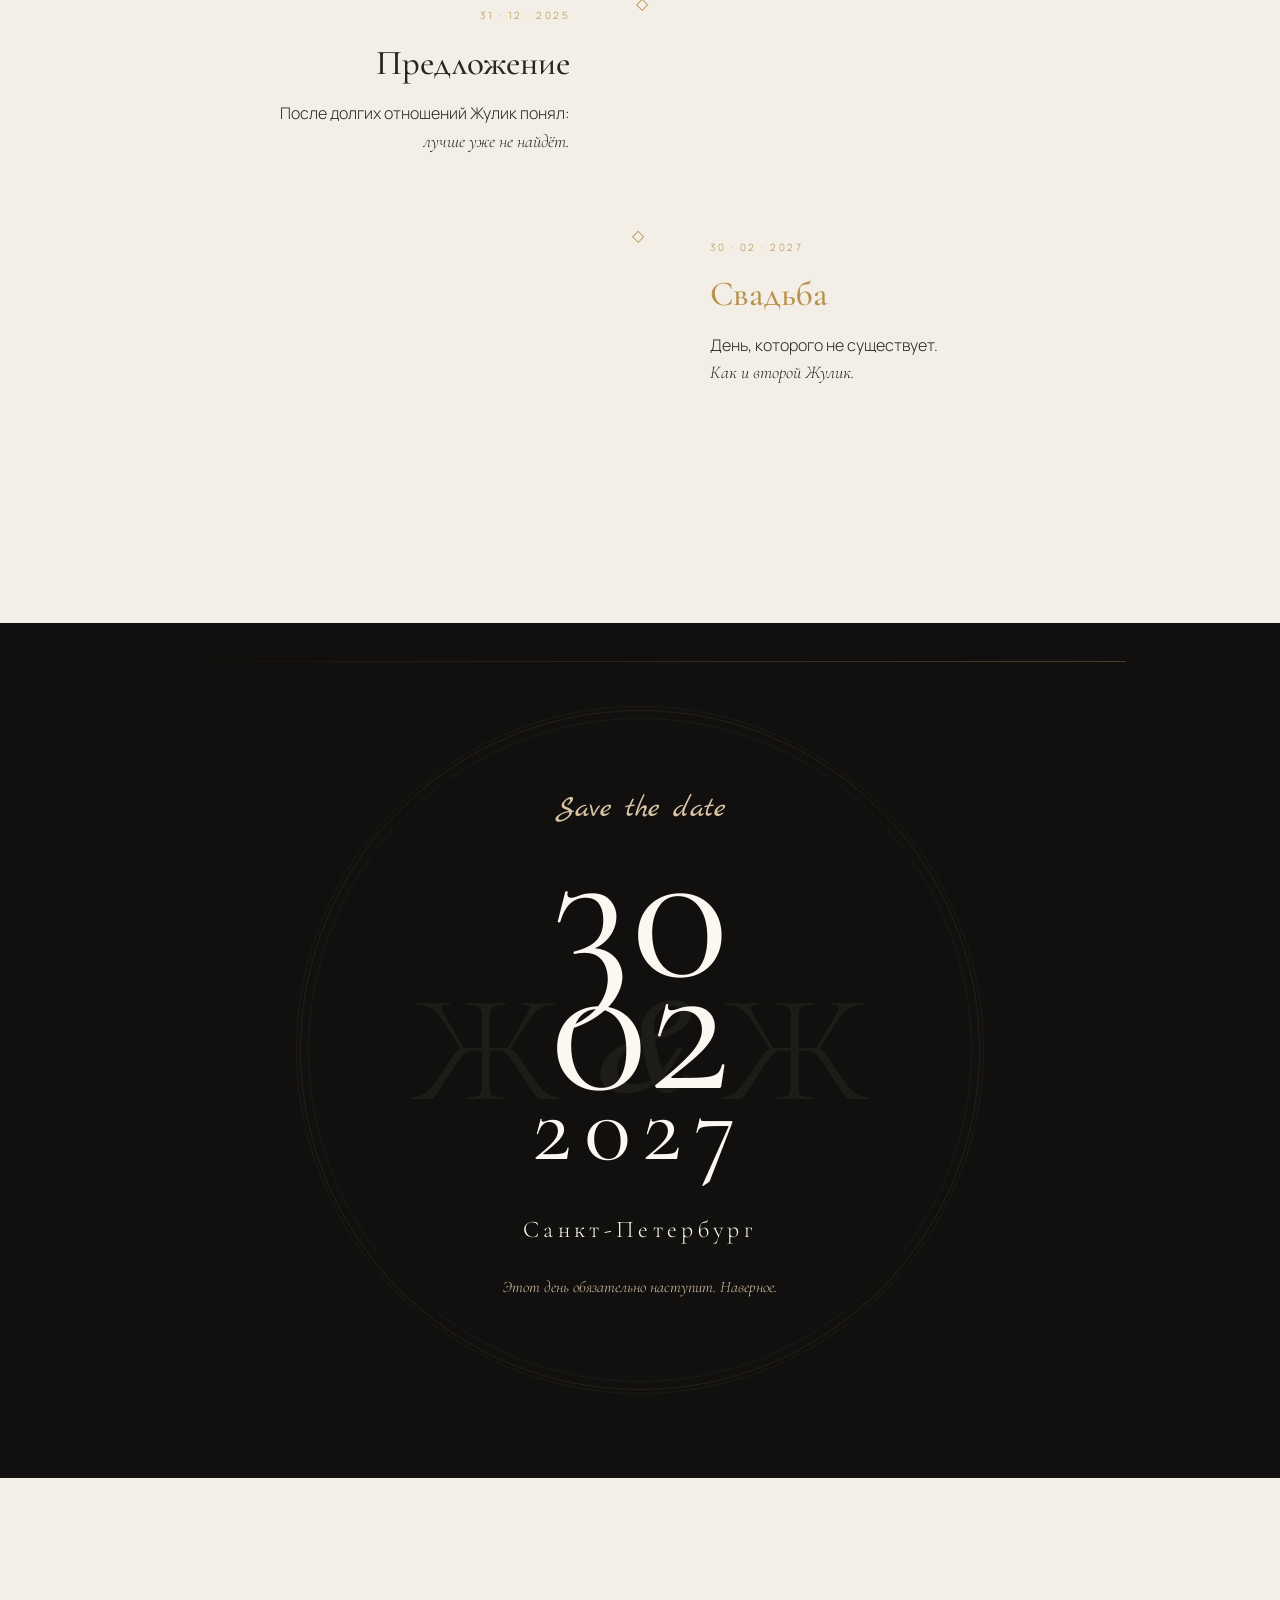
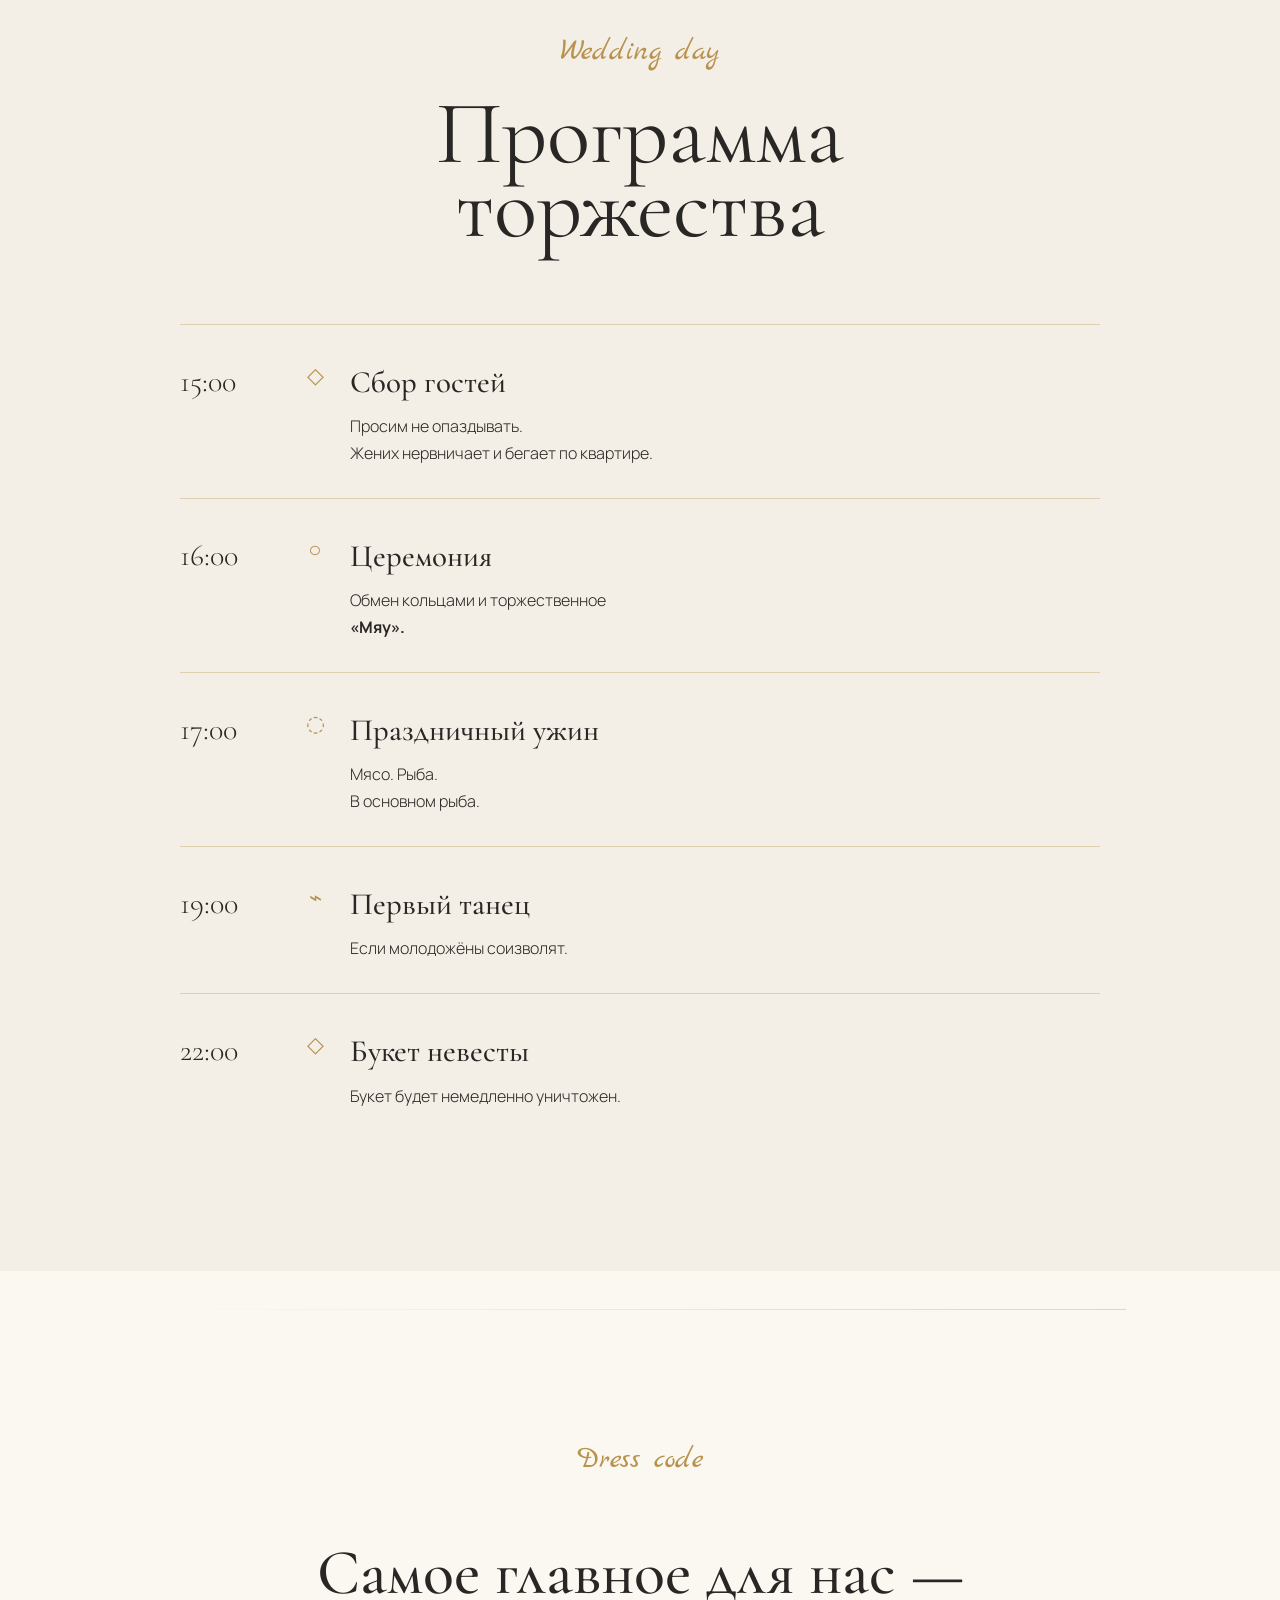
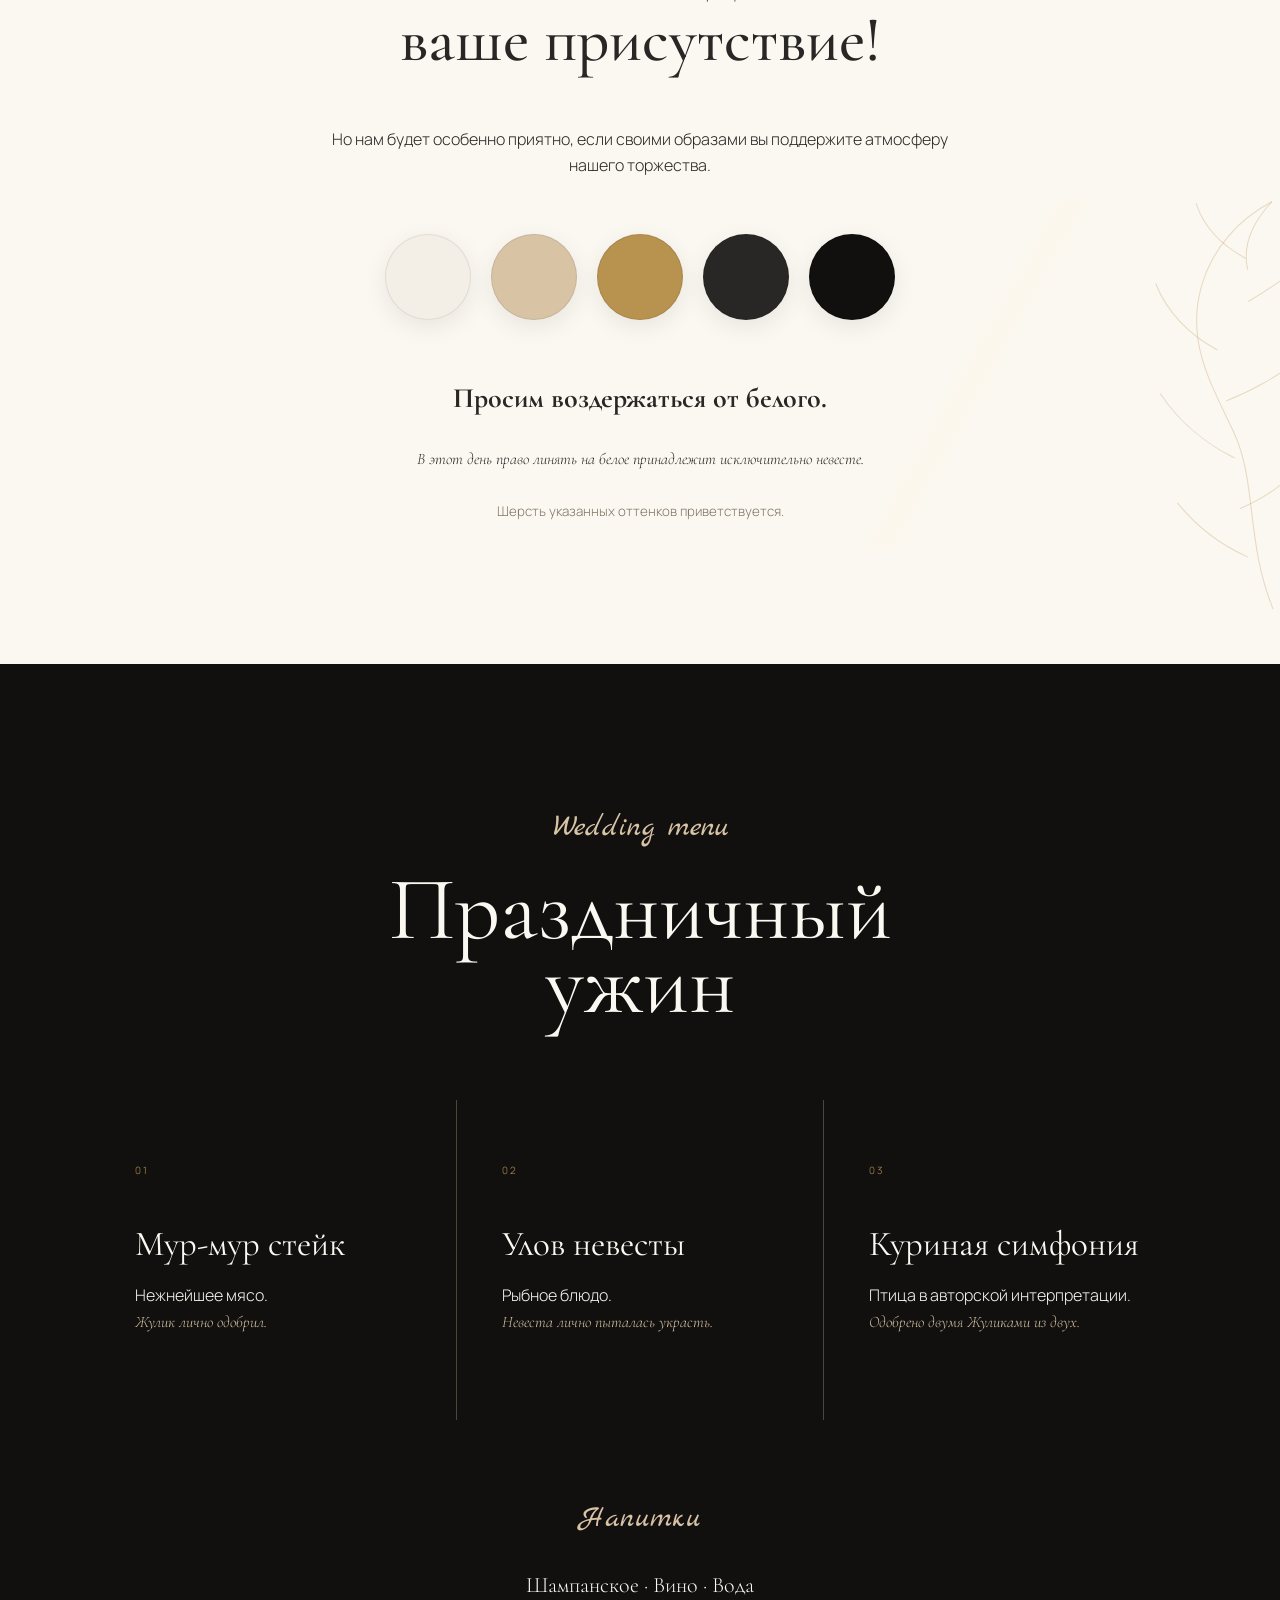
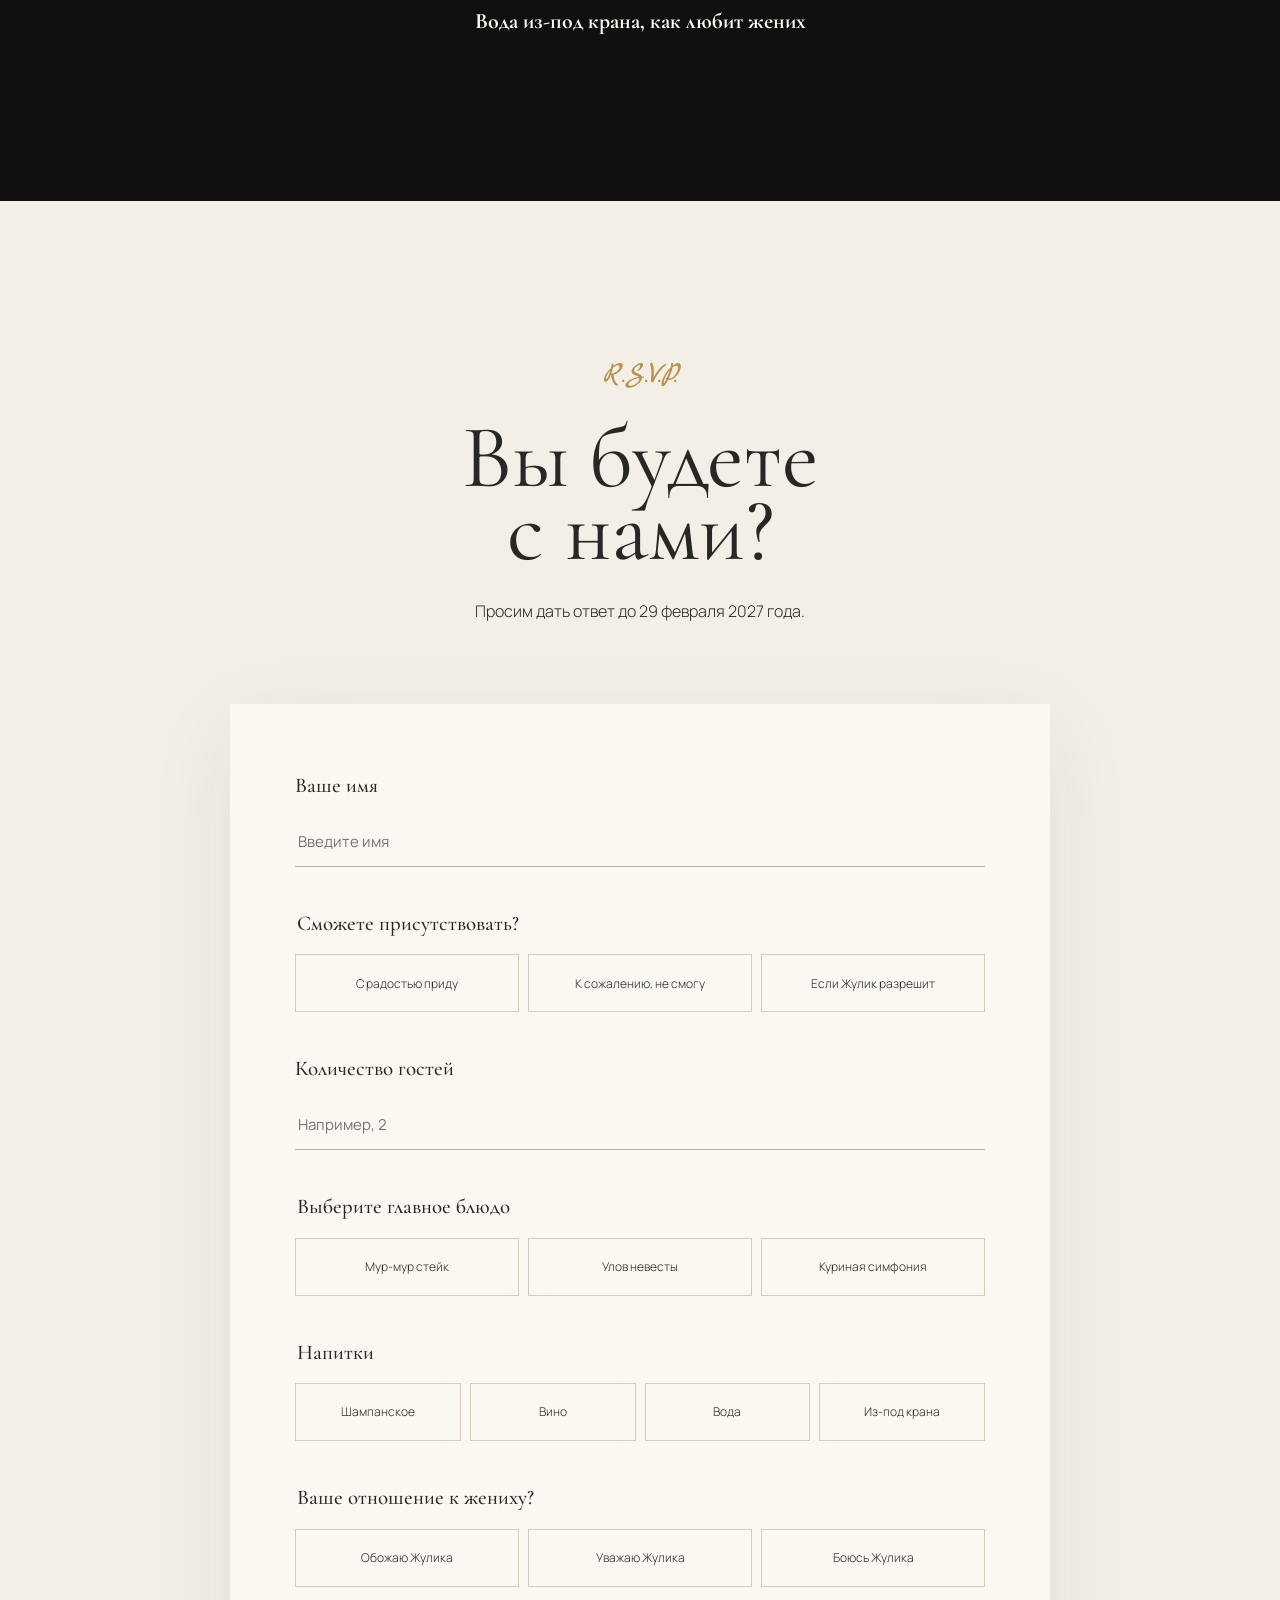
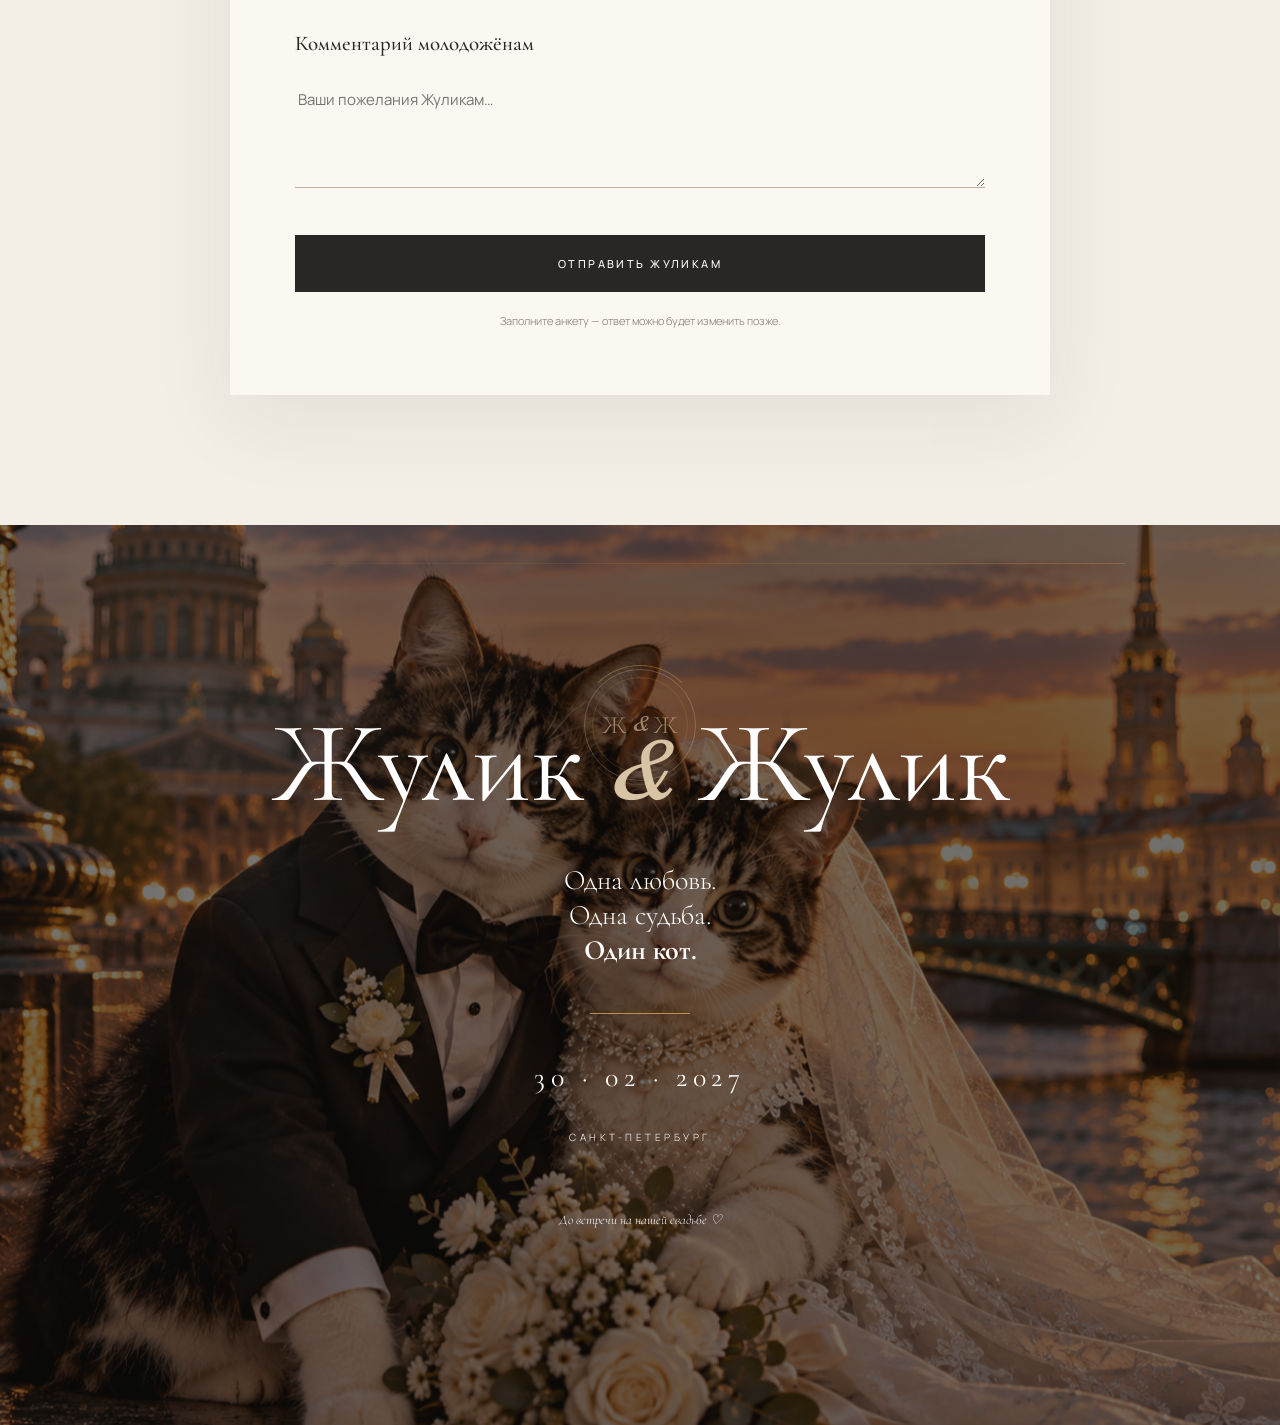
<file: zhulik-zhulik/index.html>
<!doctype html>
<html lang="ru">
<head>
  <meta charset="utf-8">
  <meta name="viewport" content="width=device-width,initial-scale=1,viewport-fit=cover">
  <meta name="theme-color" content="#11100F">
  <title>Жулик & Жулик — 30 · 02 · 2027</title>
  <meta name="description" content="Персональное свадебное приглашение Жулик & Жулик">
  <link rel="preconnect" href="https://fonts.googleapis.com">
  <link rel="preconnect" href="https://fonts.gstatic.com" crossorigin>
  <link href="https://fonts.googleapis.com/css2?family=Cormorant+Garamond:ital,wght@0,400;0,500;0,600;1,400;1,500&family=Manrope:wght@300;400;500;600&family=Marck+Script&display=swap" rel="stylesheet">
  <link rel="stylesheet" href="styles.css">
</head>
<body>
  <div class="grain" aria-hidden="true"></div>
  <audio id="bgMusic" loop preload="metadata"><source src="assets/waltz2.mp3" type="audio/mpeg"></audio>

  <button class="music-control" id="musicControl" type="button" aria-label="Включить музыку">
    <span class="vinyl" aria-hidden="true"><i></i></span>
    <span class="music-copy" id="musicCopy">Для атмосферы включите музыку <b>♫</b></span>
  </button>

  <main>
    <section class="hero living-photo-section petersburg-light" id="top">
      <div class="hero-image"></div><div class="hero-overlay"></div>
      <div class="hero-content">
        <p class="hero-city hero-seq">САНКТ-ПЕТЕРБУРГ</p>
        <h1 class="hero-names"><span class="hero-seq">Жулик</span><em class="hero-seq">&</em><span class="hero-seq">Жулик</span></h1>
        <p class="hero-date hero-seq">30 · 02 · 2027</p>
        <p class="hero-note hero-seq">Приглашаем вас разделить с нами этот особенный день.</p>
      </div>
      <a href="#invitation" class="scroll-mark" aria-label="Листать вниз"><span></span></a>
    </section>

    <section class="light-section invitation botanical-section botanical-right">
      <div class="living-botanical botanical-a" aria-hidden="true"><svg viewBox="0 0 180 360"><path d="M146 346C117 294 120 243 96 205C72 167 47 135 55 87C60 57 78 30 104 12"/><path d="M104 12C88 34 85 53 91 70M88 61C65 52 50 38 42 21M95 96C118 78 137 62 149 39M74 139C50 130 29 113 17 91M87 180C112 166 137 148 157 122M99 226C76 218 51 203 32 181M109 267C134 253 151 234 165 211M120 306C96 299 76 287 57 269"/></svg></div>
      <div class="narrow reveal fade-up">
        <p class="script">Дорогие друзья и близкие</p>
        <div class="invitation-copy">
          <p>Есть встречи, которые меняют жизнь.<br>Есть любовь, которую ищут годами.</p>
          <p>А иногда достаточно<br>однажды посмотреть в зеркало.</p>
          <div class="gold-line draw-line"></div>
          <p>Мы счастливы сообщить:</p>
          <h2>Жулик и Жулик<br>решили пожениться.</h2>
        </div>
        <div class="monogram crest-monogram" aria-label="Ж и Ж"><span>Ж</span><i>&</i><span>Ж</span></div>
      </div>
    </section>

    <section class="portrait-section groom living-portrait">
      <div class="portrait-grid">
        <figure class="portrait reveal reveal-image"><img src="assets/he.png" alt="Жулик — жених"></figure>
        <div class="portrait-copy reveal fade-up">
          <p class="script">The Groom</p><h2>Жулик</h2><h3>Красив. Успешен. Скромен.</h3>
          <p>Долго искал ту единственную.<br>Требования были высокими.</p><p>В итоге выбрал себя.</p>
          <blockquote>«Я сразу понял — это судьба.»<small>— Жулик</small></blockquote>
        </div>
      </div>
    </section>

    <section class="portrait-section bride living-portrait petersburg-light subtle-light">
      <div class="portrait-grid reverse">
        <figure class="portrait reveal reveal-image"><img src="assets/she.png" alt="Жулик — невеста"></figure>
        <div class="portrait-copy reveal fade-up">
          <p class="script">The Bride</p><h2>Жулик</h2><h3>Элегантна. Загадочна. Безупречна.</h3>
          <p>Покорила жениха с первого взгляда.</p><p>Подозрительно похожа на него самого,<br>но настоящей любви это не помеха.</p>
          <blockquote>«Я сказала “мяу”. Он всё понял.»<small>— Жулик</small></blockquote>
        </div>
      </div>
    </section>

    <section class="light-section story-section botanical-section botanical-left">
      <div class="living-botanical botanical-b" aria-hidden="true"><svg viewBox="0 0 180 360"><path d="M34 348C62 301 57 250 83 211C109 172 135 138 125 91C119 60 101 33 75 13"/><path d="M75 13C91 35 94 55 88 72M91 63C115 54 130 39 138 22M84 100C61 81 42 64 30 41M106 143C130 134 151 117 163 95M93 184C68 169 43 151 23 125M81 230C104 222 129 207 148 185M71 271C46 257 29 238 15 215M60 310C84 303 104 291 123 273"/></svg></div>
      <div class="section-head reveal fade-up"><p class="script">Our story</p><h2>История одной<br>большой любви</h2></div>
      <div class="story-timeline stagger-group">
        <article class="story-event stagger"><time>14 · 02 · 2023</time><h3>Первая встреча</h3><p>Жулик впервые увидел себя в зеркале.</p><em>Искра возникла мгновенно.</em></article>
        <article class="story-event stagger"><time>08 · 03 · 2024</time><h3>Первое свидание</h3><p>Романтический ужин.</p><em>Одна миска на двоих.</em></article>
        <article class="story-event stagger"><time>31 · 12 · 2025</time><h3>Предложение</h3><p>После долгих отношений Жулик понял:</p><em>лучше уже не найдёт.</em></article>
        <article class="story-event final stagger"><time>30 · 02 · 2027</time><h3>Свадьба</h3><p>День, которого не существует.</p><em>Как и второй Жулик.</em></article>
      </div>
    </section>

    <section class="save-date dark-section golden-thread-section">
      <div class="save-monogram crest-monogram" aria-hidden="true"><span>Ж</span><i>&</i><span>Ж</span></div><div class="reveal fade-up"><p class="script light-script">Save the date</p><div class="date-stack"><span>30</span><span>02</span><span>2027</span></div><p class="save-city">Санкт-Петербург</p><p class="save-joke">Этот день обязательно наступит. Наверное.</p></div>
    </section>

    <section class="light-section schedule-section">
      <div class="section-head reveal fade-up"><p class="script">Wedding day</p><h2>Программа<br>торжества</h2></div>
      <div class="day-program stagger-group">
        <article class="program-item stagger"><time>15:00</time><div class="line-symbol">◇</div><div><h3>Сбор гостей</h3><p>Просим не опаздывать.<br>Жених нервничает и бегает по квартире.</p></div></article>
        <article class="program-item stagger"><time>16:00</time><div class="line-symbol">○</div><div><h3>Церемония</h3><p>Обмен кольцами и торжественное<br><strong>«Мяу».</strong></p></div></article>
        <article class="program-item stagger"><time>17:00</time><div class="line-symbol">◌</div><div><h3>Праздничный ужин</h3><p>Мясо. Рыба.<br>В основном рыба.</p></div></article>
        <article class="program-item stagger"><time>19:00</time><div class="line-symbol">⌁</div><div><h3>Первый танец</h3><p>Если молодожёны соизволят.</p></div></article>
        <article class="program-item stagger"><time>22:00</time><div class="line-symbol">◇</div><div><h3>Букет невесты</h3><p>Букет будет немедленно уничтожен.</p></div></article>
      </div>
    </section>

    <section class="dress-section botanical-section botanical-right golden-thread-section">
      <div class="living-botanical botanical-c" aria-hidden="true"><svg viewBox="0 0 180 360"><path d="M146 346C117 294 120 243 96 205C72 167 47 135 55 87C60 57 78 30 104 12"/><path d="M104 12C88 34 85 53 91 70M88 61C65 52 50 38 42 21M95 96C118 78 137 62 149 39M74 139C50 130 29 113 17 91M87 180C112 166 137 148 157 122M99 226C76 218 51 203 32 181M109 267C134 253 151 234 165 211M120 306C96 299 76 287 57 269"/></svg></div>
      <div class="dress-inner reveal fade-up"><p class="script">Dress code</p><h2>Самое главное для нас —<br>ваше присутствие!</h2><p>Но нам будет особенно приятно, если своими образами вы поддержите атмосферу нашего торжества.</p>
        <div class="palette stagger-group" aria-label="Палитра дресс-кода"><span class="swatch ivory stagger" title="Ivory"></span><span class="swatch champagne stagger" title="Champagne"></span><span class="swatch gold stagger" title="Warm Gold"></span><span class="swatch graphite stagger" title="Graphite"></span><span class="swatch black stagger" title="Black"></span></div>
        <h3>Просим воздержаться от белого.</h3><p class="dress-joke">В этот день право линять на белое принадлежит исключительно невесте.</p><small>Шерсть указанных оттенков приветствуется.</small>
      </div>
    </section>

    <section class="menu-section dark-section">
      <div class="section-head reveal fade-up"><p class="script light-script">Wedding menu</p><h2>Праздничный<br>ужин</h2></div>
      <div class="menu-grid stagger-group">
        <article class="menu-card stagger"><span>01</span><h3>Мур-мур стейк</h3><p>Нежнейшее мясо.</p><em>Жулик лично одобрил.</em></article>
        <article class="menu-card stagger"><span>02</span><h3>Улов невесты</h3><p>Рыбное блюдо.</p><em>Невеста лично пыталась украсть.</em></article>
        <article class="menu-card stagger"><span>03</span><h3>Куриная симфония</h3><p>Птица в авторской интерпретации.</p><em>Одобрено двумя Жуликами из двух.</em></article>
      </div>
      <div class="drinks reveal fade-up"><p class="script light-script">Напитки</p><p>Шампанское · Вино · Вода<br><strong>Вода из-под крана, как любит жених</strong></p></div>
    </section>

    <section class="light-section rsvp-section" id="rsvp">
      <div class="section-head reveal fade-up"><p class="script">R.S.V.P.</p><h2>Вы будете<br>с нами?</h2><p>Просим дать ответ до 29 февраля 2027 года.</p></div>
      <form id="rsvpForm" class="rsvp-form reveal fade-up">
        <label class="field"><span>Ваше имя</span><input type="text" name="name" required placeholder="Введите имя"></label>
        <fieldset><legend>Сможете присутствовать?</legend><div class="choices"><label><input type="radio" name="attendance" value="С радостью приду" required><span>С радостью приду</span></label><label><input type="radio" name="attendance" value="К сожалению, не смогу"><span>К сожалению, не смогу</span></label><label><input type="radio" name="attendance" value="Если Жулик разрешит"><span>Если Жулик разрешит</span></label></div></fieldset>
        <label class="field"><span>Количество гостей</span><input type="number" name="guests" min="1" max="30" step="1" inputmode="numeric" required placeholder="Например, 2"></label>
        <fieldset><legend>Выберите главное блюдо</legend><div class="choices"><label><input type="radio" name="food" value="Мур-мур стейк" required><span>Мур-мур стейк</span></label><label><input type="radio" name="food" value="Улов невесты"><span>Улов невесты</span></label><label><input type="radio" name="food" value="Куриная симфония"><span>Куриная симфония</span></label></div></fieldset>
        <fieldset><legend>Напитки</legend><div class="choices compact"><label><input type="checkbox" name="drinks" value="Шампанское"><span>Шампанское</span></label><label><input type="checkbox" name="drinks" value="Вино"><span>Вино</span></label><label><input type="checkbox" name="drinks" value="Вода"><span>Вода</span></label><label><input type="checkbox" name="drinks" value="Из-под крана"><span>Из-под крана</span></label></div></fieldset>
        <fieldset><legend>Ваше отношение к жениху?</legend><div class="choices"><label><input type="radio" name="groomAttitude" value="Обожаю Жулика" required><span>Обожаю Жулика</span></label><label><input type="radio" name="groomAttitude" value="Уважаю Жулика"><span>Уважаю Жулика</span></label><label><input type="radio" name="groomAttitude" value="Боюсь Жулика"><span>Боюсь Жулика</span></label></div></fieldset>
        <label class="field"><span>Комментарий молодожёнам</span><textarea name="comment" rows="4" placeholder="Ваши пожелания Жуликам…"></textarea></label>
        <button class="submit-button" type="submit">ОТПРАВИТЬ ЖУЛИКАМ</button>
       <div class="form-note" id="formNote">Заполните анкету — ответ можно будет изменить позже.</div>
      </form>
    </section>

    <section class="finale living-photo-section petersburg-light golden-thread-section">
      <div class="finale-image"></div><div class="finale-overlay"></div>
      <div class="finale-crest crest-monogram" aria-hidden="true"><span>Ж</span><i>&</i><span>Ж</span></div><div class="finale-content reveal fade-up"><h2>Жулик <i>&</i> Жулик</h2><p>Одна любовь.<br>Одна судьба.<br><strong>Один кот.</strong></p><div class="gold-line draw-line"></div><h3>30 · 02 · 2027</h3><span>Санкт-Петербург</span><small>До встречи на нашей свадьбе ♡</small></div>
    </section>
  </main>
  <script src="config.js"></script><script src="app.js"></script>
</body>
</html>
</file>
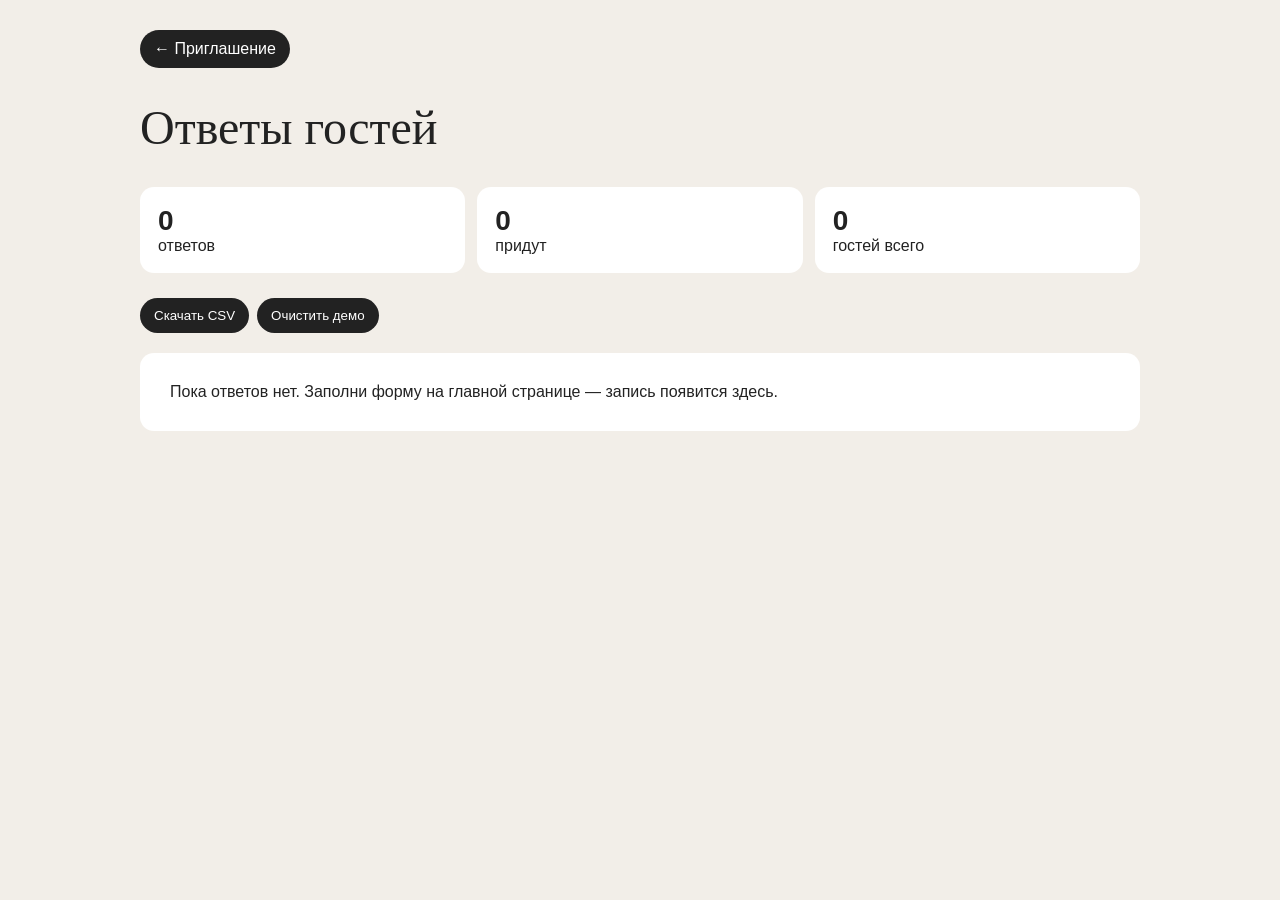
<file: admin.html>
<!doctype html>
<html lang="ru">
<head>
<meta charset="utf-8"><meta name="viewport" content="width=device-width,initial-scale=1">
<title>Ответы гостей — демо</title>
<style>
body{font-family:Arial,sans-serif;background:#f2eee8;color:#222;margin:0;padding:30px}
.wrap{max-width:1000px;margin:auto}
h1{font-family:Georgia,serif;font-weight:400;font-size:48px}
.stats{display:grid;grid-template-columns:repeat(auto-fit,minmax(150px,1fr));gap:12px;margin:25px 0}
.card{background:#fff;padding:18px;border-radius:14px}.card b{font-size:28px;display:block}
table{width:100%;border-collapse:collapse;background:#fff;border-radius:14px;overflow:hidden}
th,td{text-align:left;padding:12px;border-bottom:1px solid #eee;font-size:14px;vertical-align:top}
button,a{display:inline-block;border:0;background:#222;color:#fff;padding:10px 14px;border-radius:999px;text-decoration:none;cursor:pointer;margin-right:8px}
.actions{margin:20px 0}.empty{background:#fff;padding:30px;border-radius:14px}
@media(max-width:720px){body{padding:16px}.table-wrap{overflow:auto}h1{font-size:38px}}
</style>
</head>
<body><div class="wrap">
<a href="index.html">← Приглашение</a>
<h1>Ответы гостей</h1>
<div class="stats">
  <div class="card"><b id="total">0</b>ответов</div>
  <div class="card"><b id="yes">0</b>придут</div>
  <div class="card"><b id="people">0</b>гостей всего</div>
</div>
<div class="actions"><button id="export">Скачать CSV</button><button id="clear">Очистить демо</button></div>
<div class="table-wrap"><table id="table">
<thead><tr><th>Имя</th><th>Ответ</th><th>Кол-во</th><th>Еда</th><th>Напитки</th><th>Комментарий</th><th>Время</th></tr></thead>
<tbody></tbody></table></div>
<p class="empty" id="empty">Пока ответов нет. Заполни форму на главной странице — запись появится здесь.</p>
</div>
<script src="config.js"></script>
<script>
const key=(window.WEDDING_CONFIG||{}).storageKey||"wedding_rsvp";
const list=JSON.parse(localStorage.getItem(key)||"[]");
document.getElementById("total").textContent=list.length;
document.getElementById("yes").textContent=list.filter(x=>x.attendance==="Да, буду").length;
document.getElementById("people").textContent=list.filter(x=>x.attendance==="Да, буду").reduce((s,x)=>s+(Number(x.guests)||0),0);
const tbody=document.querySelector("tbody");
document.getElementById("empty").style.display=list.length?"none":"block";
document.getElementById("table").style.display=list.length?"table":"none";
for(const x of [...list].reverse()){
 const tr=document.createElement("tr");
 const vals=[x.name,x.attendance,x.guests,(x.food||[]).join(", "),(x.drinks||[]).join(", "),x.comment,new Date(x.createdAt).toLocaleString("ru-RU")];
 for(const v of vals){const td=document.createElement("td");td.textContent=v||"—";tr.appendChild(td)}
 tbody.appendChild(tr);
}
document.getElementById("clear").onclick=()=>{if(confirm("Очистить демо-ответы?")){localStorage.removeItem(key);location.reload()}};
document.getElementById("export").onclick=()=>{
 const rows=[["Имя","Ответ","Гостей","Еда","Напитки","Комментарий","Время"],...list.map(x=>[x.name,x.attendance,x.guests,(x.food||[]).join("; "),(x.drinks||[]).join("; "),x.comment,x.createdAt])];
 const csv=rows.map(r=>r.map(v=>`"${String(v??"").replaceAll('"','""')}"`).join(",")).join("\n");
 const blob=new Blob(["\ufeff"+csv],{type:"text/csv;charset=utf-8"});
 const a=document.createElement("a");a.href=URL.createObjectURL(blob);a.download="rsvp.csv";a.click();URL.revokeObjectURL(a.href);
};
</script></body></html>
</file>
<file: styles.css>
:root{
  --paper:#efe8df;
  --paper2:#e6ddd2;
  --ink:#1f1e1b;
  --muted:#6f695f;
  --dark:#1b1c19;
  --line:rgba(31,30,27,.16);
  --serif:"Cormorant Garamond",Georgia,serif;
  --sans:"Manrope",Arial,sans-serif;
}
*{box-sizing:border-box}
html{scroll-behavior:smooth}
body{margin:0;background:var(--paper);color:var(--ink);font-family:var(--sans);font-weight:300}
body,button,input,textarea,select{font-family:var(--sans)}
.grain{position:fixed;inset:0;z-index:999;pointer-events:none;opacity:.06;background-image:url("data:image/svg+xml,%3Csvg viewBox='0 0 180 180' xmlns='http://www.w3.org/2000/svg'%3E%3Cfilter id='n'%3E%3CfeTurbulence type='fractalNoise' baseFrequency='.85' numOctaves='3' stitchTiles='stitch'/%3E%3C/filter%3E%3Crect width='100%25' height='100%25' filter='url(%23n)' opacity='.5'/%3E%3C/svg%3E")}
.section{position:relative;overflow:hidden}
.content{width:min(1100px,88vw);margin:auto}
.narrow{width:min(720px,88vw)}
.paper{background:var(--paper)}
.eyebrow{font-size:11px;letter-spacing:.34em;font-weight:600;margin-bottom:22px}
.eyebrow.dark{color:var(--muted)}
h1,h2,h3,p{margin-top:0}
h2{font-family:var(--serif);font-weight:400;font-size:clamp(48px,8vw,92px);line-height:.84;letter-spacing:-.035em}
h2 i{font-weight:400}
.lead{font-family:var(--serif);font-size:clamp(22px,3vw,31px);line-height:1.34;color:#3e3a34}
.reveal{opacity:0;transform:translateY(24px);transition:.9s cubic-bezier(.2,.7,.2,1)}
.reveal.visible{opacity:1;transform:none}

.hero{min-height:100svh;color:#fff;display:flex;align-items:flex-end}
.hero-photo,.photo-break .photo{position:absolute;inset:0}
.photo{background-size:cover;background-position:center;background-color:#9c948a}
.photo-hero{background-image:linear-gradient(135deg,#8b8178,#403d3a); background-image:url("assets/images/wedding_registry.jpg"),linear-gradient(135deg,#8b8178,#403d3a)}
.photo-kaliningrad{background-image:url("assets/images/kaliningrad_us.jpg"),linear-gradient(135deg,#c2b7aa,#80756a)}
.photo-proposal{background-image:url("assets/images/proposal.jpg"),linear-gradient(135deg,#978e85,#665e56)}
.photo-wedding{background-image:url("assets/images/wedding_kazan.jpg"),linear-gradient(135deg,#b2a89e,#726a61)}
.photo-belarus{background-image:url("assets/images/belarus_flowers.jpg"),linear-gradient(135deg,#9e9e8a,#55564e)}
.hero-shade{position:absolute;inset:0;background:linear-gradient(180deg,rgba(20,19,17,.12) 20%,rgba(15,15,13,.72) 100%)}
.hero-content{position:relative;z-index:2;width:min(1120px,88vw);margin:0 auto 7vh}
.hero h1{font-family:var(--serif);font-weight:400;line-height:.7;font-size:clamp(76px,15vw,175px);letter-spacing:-.06em;display:flex;flex-wrap:wrap;gap:.08em .18em;align-items:center}
.hero h1 em{font-size:.52em;font-weight:400}
.hero-date{font-family:var(--serif);font-size:clamp(32px,5vw,58px);margin:32px 0 8px}
.hero p{max-width:520px;font-family:var(--serif);font-size:22px}
.scroll-cue{color:#fff;text-decoration:none;font-size:12px;letter-spacing:.13em;text-transform:uppercase}
.music-button{position:fixed;right:18px;top:18px;z-index:1000;border:1px solid rgba(255,255,255,.4);background:rgba(20,20,18,.52);backdrop-filter:blur(12px);color:white;border-radius:999px;padding:10px 14px;display:flex;gap:8px;align-items:center;cursor:pointer}
.music-button.playing .music-icon{animation:pulse 1.2s infinite}
@keyframes pulse{50%{transform:scale(1.35)}}

.intro{padding:120px 0}
.story-grid{width:min(1180px,92vw);margin:90px auto 0;display:grid;gap:90px}
.story-card{display:grid;grid-template-columns:1.1fr .9fr;gap:60px;align-items:center}
.story-card.reverse{grid-template-columns:.9fr 1.1fr}
.story-card.reverse .photo{order:2}
.story-card .photo{aspect-ratio:4/5;border-radius:2px}
.story-copy span{font-size:11px;letter-spacing:.25em;color:var(--muted)}
.story-copy h3{font-family:var(--serif);font-size:54px;font-weight:400;margin:12px 0}
.story-copy p{font-size:15px;line-height:1.8;color:#514c45;max-width:440px}

.dark-section{background:var(--dark);color:#f3eee7;padding:120px 0;text-align:center}
.big-date{font-size:clamp(120px,25vw,300px);line-height:.55;margin:40px 0 80px}
.big-date span{font-size:.24em;font-style:italic}
.countdown{display:flex;justify-content:center;gap:clamp(24px,8vw,110px)}
.countdown strong{display:block;font-family:var(--serif);font-size:56px;font-weight:400}
.countdown span{font-size:11px;text-transform:uppercase;letter-spacing:.18em;opacity:.58}
.tiny-note{margin-top:40px;font-size:11px;opacity:.45}

.schedule{padding:120px 0}
.timeline{width:min(830px,88vw);margin:80px auto 0;border-top:1px solid var(--line)}
.timeline-item{display:grid;grid-template-columns:130px 1fr;gap:20px;border-bottom:1px solid var(--line);padding:34px 0}
.timeline time{font-family:var(--serif);font-size:34px}
.timeline h3{font-family:var(--serif);font-weight:400;font-size:34px;margin-bottom:8px}
.timeline p{color:var(--muted);line-height:1.6}

.photo-break{min-height:85svh;display:grid;place-items:center;color:#fff}
.photo-break:after{content:"";position:absolute;inset:0;background:rgba(10,10,9,.32)}
.quote{position:relative;z-index:2;width:min(800px,84vw);text-align:center}
.quote p{font-family:var(--serif);font-size:clamp(36px,6vw,70px);line-height:1.05;font-style:italic}

.rsvp{padding:120px 0}
.rsvp-form{width:min(720px,88vw);margin:70px auto 0;display:grid;gap:34px}
.rsvp-form label>span,.rsvp-form legend{display:block;font-size:12px;text-transform:uppercase;letter-spacing:.12em;font-weight:600;margin-bottom:10px}
input[type=text],input[type=number],textarea,select{width:100%;border:0;border-bottom:1px solid #91897e;background:transparent;padding:15px 0;font-size:17px;outline:none;border-radius:0}
fieldset{border:0;padding:0;margin:0}
.chips{display:flex;flex-wrap:wrap;gap:10px}
.chips label{cursor:pointer}
.chips input{position:absolute;opacity:0;pointer-events:none}
.chips span{display:block!important;margin:0!important;padding:11px 15px;border:1px solid #aaa095;border-radius:999px;font-size:13px!important;text-transform:none!important;letter-spacing:0!important;font-weight:400!important;transition:.2s}
.chips input:checked+span{background:var(--dark);border-color:var(--dark);color:white}
.submit-button{border:0;background:var(--dark);color:white;font-size:13px;text-transform:uppercase;letter-spacing:.16em;padding:19px 24px;border-radius:999px;cursor:pointer}
.submit-button:disabled{opacity:.55}
.form-note{font-size:12px;color:var(--muted);text-align:center;line-height:1.5}

footer{background:#151613;color:#eee7df;padding:70px 6vw;text-align:center}
footer .monogram{font-family:var(--serif);font-size:72px}
footer p{opacity:.55;font-size:12px}
footer a{color:#eee7df;font-size:12px}

@media(max-width:720px){
  .hero-content{margin-bottom:9vh}
  .hero h1{display:block}
  .hero h1 span,.hero h1 em{display:block}
  .hero h1 em{margin:.16em 0}
  .story-card,.story-card.reverse{grid-template-columns:1fr;gap:24px}
  .story-card.reverse .photo{order:0}
  .story-grid{gap:70px}
  .story-copy h3{font-size:44px}
  .timeline-item{grid-template-columns:90px 1fr}
  .countdown{gap:28px}
  .countdown strong{font-size:42px}
}
</file>
<file: brief/styles.css>
*{box-sizing:border-box}html{scroll-behavior:smooth}body{margin:0;background:#f5f0e8;color:#27231f;font-family:Arial,sans-serif;line-height:1.5}.hero{min-height:92svh;padding:42px 22px 60px;display:flex;flex-direction:column;justify-content:center;max-width:780px;margin:auto}.mark{letter-spacing:.28em;font-size:13px}.eyebrow{font-size:10px;letter-spacing:.18em;margin-top:28px;color:#746b61}.hero h1,h2{font-family:Georgia,serif;font-weight:400}.hero h1{font-size:clamp(52px,12vw,88px);line-height:.93;margin:22px 0}.lead{font-family:Georgia,serif;font-size:20px;max-width:570px;color:#5f574e}.start{margin-top:28px;color:inherit;text-decoration:none;border-bottom:1px solid;width:max-content;padding-bottom:4px}main{max-width:760px;margin:auto;padding:0 16px 80px}section{background:#fffdf9;margin:18px 0;padding:34px 20px;border-radius:3px}.num{font-size:11px;letter-spacing:.18em;color:#a18f78}h2{font-size:36px;line-height:1.05;margin:12px 0}.hint{color:#746b61;margin:0 0 26px}label{display:block;font-size:13px;margin:18px 0}input,textarea,select{width:100%;margin-top:8px;border:0;border-bottom:1px solid #bfb4a6;background:transparent;border-radius:0;padding:12px 2px;font:inherit;color:inherit;outline:none}textarea{resize:vertical;min-height:74px}.two{display:grid;grid-template-columns:1fr 1fr;gap:18px}.moods{display:grid;grid-template-columns:1fr 1fr;gap:8px}.mood{height:180px;margin:0;padding:14px;display:flex;flex-direction:column;justify-content:space-between;position:relative;overflow:hidden}.mood input,.palette input,.typegrid input{position:absolute;opacity:0}.mood:has(input:checked),.typegrid label:has(input:checked),.palette label:has(input:checked){outline:3px solid #b2936b;outline-offset:-3px}.mood b{font-weight:400;font-size:11px}.mood span{font-family:Georgia,serif;font-size:20px}.airy{background:linear-gradient(145deg,#f8f5f1,#ddd5cd)}.classic{background:linear-gradient(145deg,#d7c3a4,#81705e);color:#fff}.minimal{background:linear-gradient(135deg,#f4f4f1 55%,#252525 56%)}.natural{background:linear-gradient(145deg,#d8d0b5,#66725b);color:#fff}.dark{background:linear-gradient(145deg,#251d1d,#6f2830);color:#fff}.bold{background:linear-gradient(145deg,#e85f4c 0 48%,#3156a4 49% 76%,#f1cf62 77%)}.palette{display:grid;grid-template-columns:repeat(2,1fr);gap:8px}.palette label{margin:0;padding:8px;border:1px solid #eee;position:relative}.p{height:84px;display:block;margin-bottom:8px}.p1{background:linear-gradient(90deg,#f1e7d6 33%,#d8c09d 33% 66%,#fffaf0 66%)}.p2{background:linear-gradient(90deg,#c88f94 50%,#ead1ce 50%)}.p3{background:linear-gradient(90deg,#53664d 50%,#aab397 50%)}.p4{background:linear-gradient(90deg,#a95036 50%,#d69568 50%)}.p5{background:linear-gradient(90deg,#5b1724 50%,#9b4b59 50%)}.p6{background:linear-gradient(90deg,#9cb8c8 50%,#dce7ea 50%)}.p7{background:linear-gradient(90deg,#171717 33%,#eee4d3 33% 66%,#b89455 66%)}.p8{background:linear-gradient(90deg,#3158b7 33%,#e76152 33% 66%,#f1d468 66%)}.palette span{font-size:12px}.checkline,.consent{display:flex;gap:10px;align-items:flex-start}.checkline input,.consent input{width:auto;margin-top:4px}.typegrid{display:grid;gap:8px}.typegrid label{min-height:120px;margin:0;padding:18px;border:1px solid #e1d9ce;display:flex;flex-direction:column;justify-content:space-between;position:relative}.typegrid b{font-size:27px;font-weight:400}.typegrid small{color:#746b61}.t1 b{font-family:Georgia,serif}.t2 b{font-family:Georgia,serif;font-style:italic}.t3 b{font-family:cursive;font-style:italic}.t4 b{font-family:Arial,sans-serif;font-size:20px;letter-spacing:.12em}.t5 b{font-family:Georgia,serif;font-size:38px;line-height:.8}.t6 b{font-family:Arial,sans-serif;font-weight:700}.chips{display:flex;flex-wrap:wrap;gap:8px}.chips label{margin:0;position:relative}.chips input{position:absolute;opacity:0}.chips span{display:block;border:1px solid #c9bfb2;border-radius:999px;padding:10px 13px}.chips label:has(input:checked) span{background:#2b2824;color:#fff;border-color:#2b2824}.finish{text-align:center;padding-top:48px;padding-bottom:48px}.finish .consent{text-align:left;justify-content:center}.finish button{border:0;background:#292622;color:white;padding:16px 28px;border-radius:999px;font-size:15px;margin-top:15px;cursor:pointer}.status{font-size:13px;color:#746b61}footer{text-align:center;padding:30px 20px 60px;font-family:Georgia,serif;color:#756b60}footer span{margin:0 8px}@media(max-width:480px){.two{grid-template-columns:1fr}.hero{min-height:88svh}.hero h1{font-size:55px}section{padding:30px 17px}.mood{height:160px}.mood span{font-size:18px}}@media(prefers-reduced-motion:reduce){html{scroll-behavior:auto}}.subhead{font-family:Georgia,serif;font-size:24px;margin:30px 0 4px}.hint strong{font-weight:600;color:#4b433b}.extra-type{min-height:110px!important;margin:8px 0!important;padding:18px!important;border:1px solid #e1d9ce!important;position:relative}.extra-type input{position:absolute;opacity:0}.extra-type:has(input:checked){outline:3px solid #b2936b;outline-offset:-3px}.extra-type b{font-family:Arial,sans-serif;font-weight:400;font-size:23px}.extra-type b em{font-family:cursive;font-size:35px;font-weight:400}.extra-type small{display:block;color:#746b61;margin-top:16px}.extra-type.soft b{font-family:Georgia,serif;font-style:italic;letter-spacing:.03em}@media(max-width:480px){body{overflow-x:hidden}.chips span{min-height:42px;display:flex;align-items:center}.palette label{min-width:0}.typegrid b{overflow-wrap:anywhere}}/* v0.2.1 — warmer visual cards + genuinely different typography */
.moods{gap:10px}.mood{border-radius:14px;box-shadow:0 8px 22px rgba(55,39,28,.08)}
.airy{background:radial-gradient(circle at 75% 20%,#fff 0 9%,transparent 10%),linear-gradient(145deg,#fff7f1,#efd9df);color:#563f45}
.classic{background:linear-gradient(145deg,#fff1d8,#b98d55 55%,#694b34);color:#fff}
.minimal{background:linear-gradient(135deg,#f6f0ff 0 48%,#8b78b8 49% 72%,#2e2442 73%);color:#211c2d}
.natural{background:linear-gradient(145deg,#e8efcf,#78946c 55%,#405d4d);color:#fff}
.dark{background:radial-gradient(circle at 75% 20%,#cf8b9d 0 6%,transparent 7%),linear-gradient(145deg,#31192b,#743348 55%,#b66a69);color:#fff}
.bold{background:linear-gradient(145deg,#ff8e72 0 30%,#f6d65f 31% 52%,#7bc9b4 53% 74%,#7464c6 75%);color:#211d2a}
.palette{gap:10px}.palette label{border:0;border-radius:14px;background:#fff;padding:10px;box-shadow:0 7px 20px rgba(55,39,28,.07)}.p{height:94px;border-radius:10px}
.p1{background:linear-gradient(90deg,#fff8e9 0 25%,#ead4b6 25% 50%,#f4d8c6 50% 75%,#c7a57b 75%)}
.p2{background:linear-gradient(90deg,#f7d9df 0 25%,#d79ca8 25% 50%,#b96f81 50% 75%,#fff0e8 75%)}
.p3{background:linear-gradient(90deg,#dce8bf 0 25%,#91aa74 25% 50%,#587254 50% 75%,#f3dfae 75%)}
.p4{background:linear-gradient(90deg,#ffd39f 0 25%,#df8a5d 25% 50%,#b7553f 50% 75%,#7c3f35 75%)}
.p5{background:linear-gradient(90deg,#f0c3c5 0 25%,#b65b6c 25% 50%,#72283a 50% 75%,#3e1625 75%)}
.p6{background:linear-gradient(90deg,#e2f4f5 0 25%,#a9d8e2 25% 50%,#6ea8c1 50% 75%,#536c9b 75%)}
.p7{background:linear-gradient(90deg,#19171a 0 25%,#fff0d8 25% 50%,#d4af67 50% 75%,#8d6d3e 75%)}
.p8{background:linear-gradient(90deg,#ff5f75 0 25%,#ffb44b 25% 50%,#5cc8b2 50% 75%,#665bd5 75%)}
.typegrid{grid-template-columns:1fr 1fr;gap:10px}.typegrid .type-card{min-height:150px;border:0;border-radius:14px;padding:16px;margin:0;box-shadow:0 8px 22px rgba(55,39,28,.08);position:relative;overflow:hidden}.type-card input{position:absolute;opacity:0}.type-card:has(input:checked){outline:3px solid #9f7755;outline-offset:-3px}.type-card b{display:block;line-height:1.02}.type-card small{display:block;margin-top:20px;color:inherit;opacity:.72}.type-classic{background:#f5e7cf}.type-classic b{font-family:Georgia,serif;font-size:25px}.type-romantic{background:#f7dfe6}.type-romantic b{font-family:Georgia,serif;font-style:italic;font-size:28px}.type-script{background:#e9e1f4}.type-script b{font-family:"Segoe Script","Brush Script MT",cursive;font-size:28px;font-weight:400;transform:rotate(-2deg)}.type-minimal{background:#dcecf0}.type-minimal b{font-family:Arial,sans-serif;font-size:20px;letter-spacing:.18em;font-weight:400}.type-editorial{background:#f2c9a7}.type-editorial b{font-family:Georgia,serif;font-size:34px;line-height:.82}.type-editorial b i{font-size:18px}.type-fashion{background:#2c2438;color:#fff}.type-fashion b{font-family:Georgia,serif;font-size:30px;letter-spacing:.05em}.type-mixed{background:#dce6cc}.type-mixed b{font-family:Arial,sans-serif;font-size:22px;font-weight:400}.type-mixed em{font-family:"Segoe Script","Brush Script MT",cursive;font-size:38px;font-weight:400}.type-soft{background:#d9e8df}.type-soft b{font-family:"Trebuchet MS",Arial,sans-serif;font-size:25px;font-weight:400;letter-spacing:.03em}.type-bold{background:#f2d65c}.type-bold b{font-family:Impact,"Arial Black",sans-serif;font-size:31px;line-height:.88}.type-retro{background:#f0a07d}.type-retro b{font-family:"Courier New",monospace;font-size:24px;font-weight:700}.type-poetic{background:#d9ddf4}.type-poetic b{font-family:Georgia,serif;font-size:29px;font-weight:400}.type-poetic b i{font-family:"Segoe Script",cursive;font-size:19px}.type-clean{background:#cce5e0}.type-clean b{font-family:"Trebuchet MS",Arial,sans-serif;font-size:19px;letter-spacing:.13em;font-weight:400}
@media(max-width:480px){.typegrid{grid-template-columns:1fr 1fr}.typegrid .type-card{min-height:142px;padding:14px}.type-card b{overflow-wrap:normal!important}.type-card small{font-size:11px}.type-script b{font-size:24px}.type-editorial b{font-size:30px}.type-bold b{font-size:27px}}.success-page{min-height:100svh;max-width:none;margin:0;padding:24px;display:grid;place-items:center;background:radial-gradient(circle at 20% 10%,#f8dfe3 0,transparent 32%),radial-gradient(circle at 90% 80%,#dce8d4 0,transparent 30%),#f7efe5}.success-card{width:min(620px,100%);background:rgba(255,253,249,.9);padding:clamp(34px,8vw,70px);border-radius:24px;text-align:center;box-shadow:0 18px 60px rgba(71,49,35,.12)}.success-card .mark{margin-bottom:38px}.success-heart{font-family:Georgia,serif;font-size:48px;color:#b37b83}.success-card h1{font-family:Georgia,serif;font-weight:400;font-size:clamp(40px,10vw,68px);line-height:.96;margin:14px 0 24px}.success-card .lead{margin:0 auto 18px;font-size:20px}.success-note{color:#6e6259;max-width:430px;margin:0 auto}.success-sign{margin-top:42px;font-family:Georgia,serif;font-size:18px}.success-sign b{font-weight:400;font-size:25px}
/* v0.3 — dress-code */
.conditional-block[hidden]{display:none}
.dress-palette{display:grid;grid-template-columns:repeat(2,1fr);gap:10px}
.dress-palette label{margin:0;padding:10px;border-radius:14px;background:#fff;box-shadow:0 7px 20px rgba(55,39,28,.07);position:relative}
.dress-palette input{position:absolute;opacity:0}
.dress-palette label:has(input:checked){outline:3px solid #b2936b;outline-offset:-3px}
.dp{height:76px;display:block;margin-bottom:8px;border-radius:10px}
.dp1{background:linear-gradient(90deg,#f6f0e7 0 33%,#d9cbbb 33% 66%,#b9aa9a 66%)}
.dp2{background:linear-gradient(90deg,#efd3d8 0 33%,#d9d5ec 33% 66%,#c9dfd5 66%)}
.dp3{background:linear-gradient(90deg,#d8dfc4 0 33%,#8fa17b 33% 66%,#56664d 66%)}
.dp4{background:linear-gradient(90deg,#e7c49f 0 33%,#c77f5c 33% 66%,#8d513f 66%)}
.dp5{background:linear-gradient(90deg,#c89da3 0 33%,#7d3f4b 33% 66%,#3f2530 66%)}
.dp6{background:linear-gradient(90deg,#dbe8ec 0 33%,#9dbbc8 33% 66%,#647d95 66%)}
.dress-palette span{font-size:12px}

/* v0.3.2 — approved dress-code palette cards */
.dress-palette{display:grid;grid-template-columns:repeat(2,minmax(0,1fr));gap:12px;margin:12px 0 18px}
.dress-palette label{display:block;position:relative;margin:0;padding:15px 14px 13px;border:1px solid rgba(80,65,50,.16);border-radius:14px;background:rgba(255,255,255,.58);box-shadow:none;cursor:pointer}
.dress-palette input{position:absolute;left:14px;top:16px;width:20px;height:20px;opacity:1;accent-color:#2d2924}
.dress-palette label:has(input:checked){outline:2px solid #9f8769;outline-offset:-2px;background:#fff}
.palette-title{display:block;padding-left:30px;font-family:var(--serif);font-size:18px;line-height:1.2;margin-bottom:13px}
.palette-circles{display:flex;gap:6px;margin-bottom:10px}
.palette-circles i{display:block;flex:0 0 32px;width:32px;height:32px;border-radius:50%;background:var(--sw);border:1px solid rgba(50,40,30,.10)}
.dress-palette small{display:block;font-size:12px;line-height:1.35;color:var(--muted)}
.own-palette{margin-top:4px}
@media(max-width:520px){
 .dress-palette{grid-template-columns:1fr}
 .palette-circles{gap:8px}
 .palette-circles i{flex-basis:38px;width:38px;height:38px}
}

/* v0.3.3 — custom dress-code color picker */
.custom-color-pickers{display:flex;flex-wrap:wrap;gap:12px;margin:12px 0 18px}
.color-picker{position:relative!important;display:block!important;margin:0!important;padding:0!important;border:0!important;background:none!important;box-shadow:none!important;width:54px;height:54px;border-radius:50%;cursor:pointer}
.color-picker input[type="color"]{position:absolute;inset:0;width:100%;height:100%;opacity:0;cursor:pointer}
.color-dot{display:flex;width:54px;height:54px;border-radius:50%;align-items:center;justify-content:center;border:1.5px dashed rgba(70,60,50,.35);background:#fff;box-sizing:border-box;transition:.15s ease}
.color-dot b{font:300 26px/1 sans-serif;color:var(--muted)}
.color-picker.is-set .color-dot{border-style:solid;border-color:rgba(50,40,30,.18);box-shadow:0 2px 8px rgba(50,40,30,.08)}
.color-picker.is-set .color-dot b{display:none}
</file>
<file: network-test-exact/styles.css>
@font-face {
  font-family: "Cormorant Garamond";
  font-style: normal;
  font-weight: 400;
  font-display: swap;
  src: url("assets/font-1.woff2") format("woff2");
}
@font-face {
  font-family: "Manrope";
  font-style: normal;
  font-weight: 400;
  font-display: swap;
  src: url("assets/font-2.woff2") format("woff2");
}
:root {
  --ink: #f7eee7;
  --muted: #d0bdb3;
  --ground: #211916;
  --ground-deep: #130f0d;
  --copper: #b9785f;
  --powder: #e3b4a0;
  --line: rgba(244, 218, 205, .55);
  --ui: "Manrope", Arial, sans-serif;
}
* { box-sizing: border-box; }
html, body { margin: 0; min-height: 100%; background: var(--ground-deep); }
body { color: var(--ink); font-family: var(--ui); }
main { min-height: 100svh; overflow-x: clip; }
.hero,
.capabilities,
.worlds,
.process,
.paths,
.guests,
.assurance,
.faq,
.final-cta { margin-inline: auto; }

@media (min-width: 560px) {
  body {
    background:
      radial-gradient(ellipse 58% 105% at 4% 18%, rgba(164,103,79,.17) 0%, rgba(107,64,50,.10) 24%, transparent 55%),
      radial-gradient(ellipse 54% 98% at 97% 76%, rgba(197,137,111,.13) 0%, rgba(104,59,46,.09) 26%, transparent 58%),
      linear-gradient(112deg, transparent 0 13%, rgba(219,161,136,.045) 25%, rgba(117,67,52,.14) 35%, rgba(37,22,18,.02) 47%, transparent 59%),
      linear-gradient(248deg, transparent 0 16%, rgba(194,126,99,.055) 29%, rgba(74,40,32,.16) 40%, rgba(30,18,15,.02) 52%, transparent 66%),
      linear-gradient(138deg, #120b09 0%, #21130f 31%, #2a1914 50%, #1b100d 69%, #100a08 100%);
    background-attachment: fixed;
  }

  main {
    width: 430px;
    margin-inline: auto;
    box-shadow:
      0 0 0 1px rgba(244,218,205,.035),
      0 0 46px rgba(8,4,3,.32),
      0 0 110px rgba(8,4,3,.24);
  }
}

.hero {
  position: relative;
  width: min(100%, 430px);
  min-height: 100svh;
  overflow: hidden;
  isolation: isolate;
  padding: 28px 22px 20px;
  background:
    radial-gradient(circle at 72% 20%, rgba(183,120,95,.20), transparent 24%),
    radial-gradient(circle at 26% 60%, rgba(227,180,160,.08), transparent 30%),
    linear-gradient(158deg, #2b1e1a 0%, var(--ground) 50%, #160f0d 100%);
}
.hero::before {
  content: "";
  position: absolute;
  inset: 0;
  z-index: -4;
  background:
    linear-gradient(180deg, transparent 0 58%, rgba(9,5,4,.12) 76%, rgba(9,5,4,.28) 100%);
}
.sr-only {
  position: absolute;
  width: 1px;
  height: 1px;
  padding: 0;
  margin: -1px;
  overflow: hidden;
  clip: rect(0,0,0,0);
  white-space: nowrap;
  border: 0;
}.brand-lockup {
  position: absolute;
  top: 82px;
  left: 50%;
  z-index: 5;
  width: 210px;
  transform: translateX(-50%);
}
.wordmark {
  display: block;
  width: 190px;
  height: auto;
  margin: 0 auto;
  filter: brightness(0) invert(1);
  opacity: .97;
}.hero-orbit {
  position: absolute;
  width: 520px;
  height: 440px;
  left: 50%;
  top: 268px;
  z-index: -1;
  transform: translateX(-50%);
}
.orbit {
  position: absolute;
  top: 45px;
  width: 300px;
  height: 300px;
  border: 1px solid var(--line);
  border-radius: 50%;
}
.orbit-left {
  left: 4px;
  background: rgba(183,120,95,.065);
  animation: orbit-left-in .9s cubic-bezier(.2,.72,.2,1) both;
}
.orbit-right {
  right: 4px;
  background: rgba(227,180,160,.035);
  animation: orbit-right-in .9s cubic-bezier(.2,.72,.2,1) both;
}
.orbit-lens {
  position: absolute;
  left: 180px;
  top: 45px;
  width: 160px;
  height: 300px;
  border-radius: 50%;
  background: linear-gradient(180deg, rgba(227,180,160,.20), rgba(183,120,95,.08));
}.hero-copy {
  position: absolute;
  left: 22px;
  right: 22px;
  bottom: 158px;
  z-index: 4;
}
.hero-text {
  margin: 0 0 18px;
  color: #f3e7e0;
  font-size: 17px;
  line-height: 1.38;
  letter-spacing: -.015em;
}
.hero-explore {
  position: absolute;
  left: 22px;
  bottom: 78px;
  z-index: 7;
  display: inline-grid;
  grid-template-columns: 1fr 20px;
  align-items: center;
  gap: 6px;
  width: min(43vw, 180px);
  min-height: 48px;
  padding: 0 13px 0 16px;
  border: 1px solid rgba(255,236,226,.30);
  border-radius: 999px;
  background: rgba(64,43,37,.56);
  box-shadow: 0 10px 28px rgba(6,3,2,.16);
  color: #f4e7e0;
  font: inherit;
  font-size: 9px;
  line-height: 1.15;
  text-align: left;
  cursor: pointer;
  backdrop-filter: blur(8px);
}
.hero-explore svg {
  width: 18px;
  height: 18px;
  fill: none;
  stroke: #d6aa96;
  stroke-width: 1.25;
  stroke-linecap: round;
  stroke-linejoin: round;
}
.hero-explore:focus-visible,
.contact-toggle:focus-visible,
.contact-option:focus-visible {
  outline: 1px solid rgba(244,218,205,.82);
  outline-offset: 3px;
}

.contact-widget {
  position: fixed;
  right: max(22px, calc((100vw - 430px) / 2 + 22px));
  bottom: 78px;
  z-index: 100;
  width: min(43vw, 180px);
  height: 48px;
  transition:
    width .48s cubic-bezier(.2,.72,.2,1),
    bottom .48s cubic-bezier(.2,.72,.2,1),
    opacity .26s ease,
    transform .34s cubic-bezier(.2,.72,.2,1);
}
.contact-widget.is-hidden {
  opacity: 0;
  transform: translateY(14px) scale(.92);
  pointer-events: none;
}
.contact-toggle {
  position: relative;
  width: 100%;
  height: 48px;
  overflow: hidden;
  border: 1px solid rgba(255,236,226,.48);
  border-radius: 999px;
  background: linear-gradient(180deg, #c98970, #af6e56);
  box-shadow: 0 12px 30px rgba(104,54,38,.28);
  color: #fff8f3;
  font: inherit;
  font-size: 10px;
  cursor: pointer;
  transition:
    background .3s ease,
    box-shadow .3s ease,
    transform .3s ease;
}
.contact-toggle:active {
  transform: scale(.97);
}
.contact-toggle-text,
.contact-toggle-heart {
  position: absolute;
  left: 50%;
  top: 50%;
  transition:
    opacity .28s ease,
    transform .44s cubic-bezier(.2,.72,.2,1);
}
.contact-toggle-text {
  width: 100%;
  transform: translate(-50%,-50%);
  white-space: nowrap;
}
.contact-toggle-heart {
  width: 17px;
  height: 25px;
  opacity: 0;
  transform: translate(-50%,-50%) scale(.55) rotate(-10deg);
  filter: brightness(0) invert(1);
}
.contact-widget.is-compact {
  width: 48px;
  bottom: 72px;
}
.contact-widget.is-compact .contact-toggle {
  background: linear-gradient(180deg, rgba(142,87,66,.96), rgba(99,57,45,.98));
  box-shadow:
    0 12px 32px rgba(5,3,2,.32),
    0 0 0 1px rgba(244,218,205,.06) inset;
}
.contact-widget.is-compact .contact-toggle-text {
  opacity: 0;
  transform: translate(-42%,-50%) scale(.82);
}
.contact-widget.is-compact .contact-toggle-heart {
  opacity: 1;
  transform: translate(-50%,-50%) scale(1) rotate(0);
}
.contact-menu {
  position: absolute;
  right: 0;
  bottom: calc(100% + 10px);
  display: flex;
  flex-direction: column;
  align-items: flex-end;
  gap: 7px;
  width: 152px;
  pointer-events: none;
}
.contact-option {
  display: grid;
  grid-template-columns: 22px 1fr;
  align-items: center;
  gap: 8px;
  width: 138px;
  min-height: 40px;
  padding: 0 12px;
  border: 1px solid rgba(227,180,160,.22);
  border-radius: 999px;
  background: rgba(49,34,29,.94);
  box-shadow: 0 12px 28px rgba(5,3,2,.26);
  color: #eadbd3;
  font: inherit;
  font-size: 8.5px;
  text-align: left;
  text-decoration: none;
  cursor: pointer;
  opacity: 0;
  transform: translateY(9px) scale(.95);
  pointer-events: none;
  backdrop-filter: blur(10px);
  transition:
    opacity .26s ease,
    transform .34s cubic-bezier(.2,.72,.2,1),
    border-color .25s ease;
}
.contact-option svg {
  width: 18px;
  height: 18px;
  fill: none;
  stroke: #d2a08a;
  stroke-width: 1.25;
  stroke-linecap: round;
  stroke-linejoin: round;
}
.contact-telegram svg {
  fill: none;
}
.contact-widget.is-open .contact-menu {
  pointer-events: auto;
}
.contact-widget.is-open .contact-option {
  opacity: 1;
  transform: none;
  pointer-events: auto;
}
.contact-widget.is-open .contact-option:nth-child(2) { transition-delay: .03s; }
.contact-widget.is-open .contact-option:nth-child(3) { transition-delay: .06s; }
.contact-widget.is-open .contact-option:nth-child(4) { transition-delay: .09s; }
.contact-widget.is-open .contact-option:nth-child(5) { transition-delay: .12s; }

.callback-card {
  position: absolute;
  right: 0;
  bottom: calc(100% + 12px);
  width: min(310px, calc(100vw - 44px));
  padding: 18px;
  border: 1px solid rgba(227,180,160,.24);
  border-radius: 24px;
  background:
    radial-gradient(circle at 82% 12%, rgba(183,120,95,.16), transparent 26%),
    linear-gradient(155deg, #3c2923, #221815);
  box-shadow: 0 24px 58px rgba(5,3,2,.38);
  opacity: 0;
  transform: translateY(12px) scale(.96);
  pointer-events: none;
  backdrop-filter: blur(12px);
  transition:
    opacity .28s ease,
    transform .38s cubic-bezier(.2,.72,.2,1);
}
.contact-widget.is-callback .callback-card {
  opacity: 1;
  transform: none;
  pointer-events: auto;
}
.callback-close {
  position: absolute;
  top: 12px;
  right: 12px;
  display: grid;
  place-items: center;
  width: 30px;
  height: 30px;
  border: 1px solid rgba(227,180,160,.20);
  border-radius: 50%;
  background: rgba(255,255,255,.025);
  color: #d8b2a1;
  cursor: pointer;
}
.callback-close svg {
  width: 14px;
  height: 14px;
  fill: none;
  stroke: currentColor;
  stroke-width: 1.2;
  stroke-linecap: round;
}
.callback-kicker,
.callback-success > p {
  margin: 0 0 7px;
  color: #cf9a82;
  font-size: 6px;
  letter-spacing: .17em;
}
.callback-form h2,
.callback-success h2 {
  margin: 0;
  color: #f5e8e1;
  font: 400 27px/.92 "Cormorant Garamond", Georgia, serif;
  letter-spacing: -.03em;
}
.callback-copy {
  margin: 10px 0 17px;
  max-width: 31em;
  color: #b9a59b;
  font-size: 7.5px;
  line-height: 1.5;
}
.callback-field {
  display: block;
  margin-top: 11px;
}
.callback-field > span {
  display: flex;
  justify-content: space-between;
  gap: 8px;
  margin: 0 3px 6px;
  color: #d8c4ba;
  font-size: 7px;
}
.callback-field > span i {
  color: #8f7b72;
  font-style: normal;
  font-size: 6px;
}
.callback-field input {
  width: 100%;
  height: 42px;
  padding: 0 12px;
  border: 1px solid rgba(227,180,160,.18);
  border-radius: 12px;
  outline: none;
  background: rgba(255,255,255,.045);
  color: #f4e8e1;
  font: inherit;
  font-size: 8.5px;
  transition: border-color .2s ease, background .2s ease;
}
.callback-field input::placeholder { color: #806f67; }
.callback-field input:focus {
  border-color: rgba(227,180,160,.48);
  background: rgba(255,255,255,.065);
}
.callback-field.has-error input {
  border-color: rgba(214,117,95,.68);
}
.callback-error {
  display: block;
  min-height: 12px;
  margin: 4px 3px 0;
  color: #d99b87;
  font-size: 6px;
}
.callback-submit,
.callback-done {
  width: 100%;
  min-height: 42px;
  margin-top: 7px;
  border: 1px solid rgba(255,236,226,.36);
  border-radius: 999px;
  background: linear-gradient(180deg, #c98970, #af6e56);
  color: #fff8f3;
  font: inherit;
  font-size: 8.5px;
  cursor: pointer;
}
.callback-success {
  display: none;
  padding: 15px 4px 4px;
  text-align: center;
}
.callback-success-heart {
  display: grid;
  place-items: center;
  width: 48px;
  height: 48px;
  margin: 0 auto 12px;
  border: 1px solid rgba(227,180,160,.26);
  border-radius: 50%;
}
.callback-success-heart img {
  width: 17px;
  height: 25px;
  filter: brightness(0) invert(1);
}
.callback-success > span {
  display: block;
  max-width: 26em;
  margin: 10px auto 12px;
  color: #b9a59b;
  font-size: 7.5px;
  line-height: 1.45;
}
.callback-card.is-success .callback-form { display: none; }
.callback-card.is-success .callback-success { display: block; }
@keyframes orbit-left-in {
  from { transform: translateX(-70px) scale(.94); opacity: .18; }
  to { transform: none; opacity: 1; }
}
@keyframes orbit-right-in {
  from { transform: translateX(70px) scale(.94); opacity: .18; }
  to { transform: none; opacity: 1; }
}
@media (max-height: 740px) {
  .brand-lockup { top: 48px; }
  .hero-orbit { top: 218px; }
  .hero-copy { bottom: 136px; }
  .hero-text { font-size: 15px; }
  .hero-explore { bottom: 56px; min-height: 46px; }
  .contact-widget { bottom: 56px; height: 46px; }
  .contact-toggle { height: 46px; }
  .contact-widget.is-compact { bottom: 58px; }
}
@media (prefers-reduced-motion: reduce) {
  .orbit-left,
  .orbit-right { animation: none; }
  .contact-widget,
  .contact-toggle,
  .contact-toggle-text,
  .contact-toggle-heart,
  .contact-option,
  .callback-card {
    transition: none !important;
  }
}.capabilities {
  --catalog-progress: 0;
  position: relative;
  width: min(100%, 430px);
  height: 320svh;
  background: var(--ground-deep);
}
.capabilities-sticky {
  position: sticky;
  top: 0;
  height: 100svh;
  overflow: hidden;
}
.capabilities-stage {
  position: relative;
  width: 100%;
  height: 100%;
  overflow: hidden;
  isolation: isolate;
  background:
    radial-gradient(circle at 76% 18%, rgba(183,120,95,.14), transparent 27%),
    radial-gradient(circle at 14% 76%, rgba(227,180,160,.065), transparent 30%),
    linear-gradient(158deg, #2a1d19 0%, #201714 53%, #140e0c 100%);
}
.capabilities-orbit {
  position: absolute;
  inset: 0;
  z-index: -1;
  opacity: .34;
  pointer-events: none;
}
.capabilities-orbit span {
  position: absolute;
  width: 255px;
  height: 255px;
  border: 1px solid rgba(244,218,205,.11);
  border-radius: 50%;
}
.capabilities-orbit span:first-child {
  left: -156px;
  top: 31svh;
}
.capabilities-orbit span:last-child {
  right: -156px;
  top: 52svh;
}
.capabilities-heading {
  position: absolute;
  top: 34px;
  left: 22px;
  right: 22px;
  z-index: 12;
}
.capabilities-heading > p {
  margin: 0 0 7px;
  color: var(--powder);
  font-size: 7px;
  letter-spacing: .19em;
}
.capabilities-heading h2 {
  margin: 0;
  max-width: 14ch;
  font: 400 34px/.92 "Cormorant Garamond", Georgia, serif;
  letter-spacing: -.035em;
  color: #f5e9e2;
}
.capabilities-heading > span {
  display: block;
  max-width: 31em;
  margin-top: 9px;
  color: #baa69c;
  font-size: 9px;
  line-height: 1.5;
}
.capabilities-grid {
  position: absolute;
  left: 18px;
  right: 18px;
  top: 23svh;
  bottom: 48px;
  z-index: 5;
  display: grid;
  grid-template-columns: repeat(2, minmax(0, 1fr));
  grid-template-rows: repeat(4, minmax(0, 1fr)) auto;
  gap: 8px;
}
.capability-item {
  position: relative;
  min-width: 0;
  padding: 12px 11px 10px;
  overflow: hidden;
  border: 1px solid rgba(227,180,160,.16);
  border-radius: 17px;
  background:
    linear-gradient(150deg, rgba(82,57,49,.74), rgba(40,28,25,.91));
  box-shadow:
    0 13px 28px rgba(5,3,2,.18),
    inset 0 1px rgba(255,236,225,.04);
  opacity: 0;
  transform: translate3d(var(--enter-x, 0), 18px, 0) scale(.93) rotate(var(--enter-r, 0deg));
  transition:
    opacity .38s ease,
    transform .48s cubic-bezier(.2,.72,.2,1),
    border-color .3s ease,
    background .3s ease,
    box-shadow .3s ease;
}
.capability-item:nth-child(odd) {
  --enter-x: -42px;
  --enter-r: -2.4deg;
}
.capability-item:nth-child(even) {
  --enter-x: 42px;
  --enter-r: 2.4deg;
}
.capability-item.is-visible {
  opacity: .62;
  transform: translate3d(0,0,0) scale(1) rotate(0);
}
.capability-item.is-active {
  opacity: 1;
  border-color: rgba(227,180,160,.48);
  background:
    linear-gradient(150deg, rgba(94,62,52,.90), rgba(43,29,25,.96));
  box-shadow:
    0 17px 34px rgba(5,3,2,.27),
    0 0 0 1px rgba(227,180,160,.04) inset;
}
.capability-icon {
  display: grid;
  place-items: center;
  width: 26px;
  height: 26px;
  margin-bottom: 7px;
  border: 1px solid rgba(227,180,160,.22);
  border-radius: 50%;
  background: rgba(183,120,95,.07);
}
.capability-icon svg {
  width: 15px;
  height: 15px;
  fill: none;
  stroke: #c7a08e;
  stroke-width: 1.15;
  stroke-linecap: round;
  stroke-linejoin: round;
}
.capability-item.is-active .capability-icon {
  border-color: rgba(227,180,160,.52);
  background: rgba(183,120,95,.16);
}
.capability-item.is-active .capability-icon svg {
  stroke: #f0cdbd;
}
.capability-item h3 {
  margin: 0 0 5px;
  font: 400 17px/.96 "Cormorant Garamond", Georgia, serif;
  letter-spacing: -.02em;
  color: #f0e1d9;
}
.capability-item p {
  margin: 0;
  color: #a9948a;
  font-size: 7.5px;
  line-height: 1.42;
}
.capability-item.is-active p {
  color: #cbb8af;
}
.capability-item small {
  display: block;
  margin: -1px 0 5px;
  color: #b27f68;
  font-size: 5.8px;
  line-height: 1.25;
  letter-spacing: .055em;
  text-transform: uppercase;
}
.capability-reply h3 {
  margin-bottom: 3px;
}
.capability-final {
  grid-column: 1 / -1;
  position: relative;
  display: grid;
  grid-template-columns: 58px 1fr;
  align-items: center;
  gap: 10px;
  min-height: 102px;
  padding: 13px 15px;
  overflow: hidden;
  border: 1px solid rgba(227,180,160,.30);
  border-radius: 20px;
  background:
    radial-gradient(circle at 15% 50%, rgba(183,120,95,.18), transparent 31%),
    linear-gradient(150deg, rgba(87,57,48,.91), rgba(40,28,25,.97));
  box-shadow: 0 18px 38px rgba(5,3,2,.26);
  opacity: 0;
  transform: translateY(38px) scale(.95);
  transition:
    opacity .4s ease,
    transform .5s cubic-bezier(.2,.72,.2,1);
}
.capability-final.is-visible {
  opacity: 1;
  transform: none;
}
.capability-final-mark {
  position: relative;
  width: 54px;
  height: 54px;
}
.capability-final-mark span {
  position: absolute;
  top: 8px;
  width: 38px;
  height: 38px;
  border: 1px solid rgba(227,180,160,.56);
  border-radius: 50%;
}
.capability-final-mark span:first-child {
  left: 0;
}
.capability-final-mark span:last-child {
  right: 0;
}
.capability-final p {
  margin: 0 0 4px;
  color: #d1a38f;
  font-size: 6px;
  letter-spacing: .17em;
}
.capability-final h3 {
  margin: 0 0 6px;
  font: 400 23px/.92 "Cormorant Garamond", Georgia, serif;
  letter-spacing: -.025em;
  color: #f6e9e2;
}
.capability-final > div:last-child > span {
  display: block;
  max-width: 29em;
  color: #b9a69d;
  font-size: 7.5px;
  line-height: 1.45;
}
.capabilities-progress {
  position: absolute;
  left: 22px;
  right: 22px;
  bottom: 17px;
  z-index: 12;
  display: grid;
  grid-template-columns: auto 1fr auto;
  align-items: center;
  gap: 10px;
  color: #baa69c;
  font-size: 6.5px;
  letter-spacing: .13em;
  text-transform: uppercase;
}
.capabilities-count {
  min-width: 18px;
}
.capabilities-line {
  position: relative;
  height: 1px;
  overflow: hidden;
  background: rgba(227,180,160,.15);
}
.capabilities-line i {
  display: block;
  width: 11.11%;
  height: 100%;
  background: var(--copper);
}
.capabilities-label {
  min-width: 94px;
  text-align: right;
}
@media (max-height: 740px) {
  .capabilities-heading {
    top: 22px;
  }
  .capabilities-grid {
    top: 22svh;
    bottom: 44px;
    gap: 6px;
  }
  .capability-item {
    padding: 9px 10px 8px;
    border-radius: 15px;
  }
  .capability-icon {
    width: 23px;
    height: 23px;
    margin-bottom: 5px;
  }
  .capability-icon svg {
    width: 13px;
    height: 13px;
  }
  .capability-item h3 {
    margin-bottom: 3px;
    font-size: 15.5px;
  }
  .capability-item p {
    font-size: 6.8px;
  }
  .capability-item small {
    font-size: 5.2px;
  }
  .capability-final {
    min-height: 88px;
    grid-template-columns: 50px 1fr;
    padding: 10px 13px;
  }
  .capability-final-mark {
    width: 48px;
    height: 48px;
  }
  .capability-final-mark span {
    width: 34px;
    height: 34px;
  }
  .capability-final h3 {
    font-size: 20px;
  }
}
@media (prefers-reduced-motion: reduce) {
  .capabilities {
    height: auto;
    background: #1b1411;
  }
  .capabilities-sticky {
    position: relative;
    height: auto;
    overflow: visible;
  }
  .capabilities-stage {
    min-height: auto;
    padding: 118px 18px 36px;
  }
  .capabilities-orbit,
  .capabilities-progress {
    display: none;
  }
  .capabilities-heading {
    position: relative;
    inset: auto;
    margin-bottom: 24px;
  }
  .capabilities-grid {
    position: relative;
    inset: auto;
    grid-template-rows: none;
  }
  .capability-item,
  .capability-final {
    opacity: 1;
    transform: none;
  }
  .capability-item {
    min-height: 112px;
  }
  .capability-final {
    grid-column: 1 / -1;
  }
}
.worlds {
  position: relative;
  width: min(100%, 430px);
  height: 360svh;
  background: var(--ground-deep);
}
.worlds-sticky {
  position: sticky;
  top: 0;
  height: 100svh;
  overflow: hidden;
}
.worlds-stage {
  position: relative;
  width: 100%;
  height: 100%;
  overflow: hidden;
  isolation: isolate;
  background:
    radial-gradient(circle at 18% 30%, rgba(227,180,160,.07), transparent 29%),
    radial-gradient(circle at 80% 72%, rgba(183,120,95,.10), transparent 28%),
    linear-gradient(158deg, #291d19 0%, #201714 52%, #140e0c 100%);
}
.worlds-stage::before,
.worlds-stage::after {
  content: "";
  position: absolute;
  z-index: -1;
  width: 250px;
  height: 250px;
  border: 1px solid rgba(244,218,205,.10);
  border-radius: 50%;
}
.worlds-stage::before {
  left: -165px;
  top: 32svh;
}
.worlds-stage::after {
  right: -170px;
  bottom: 8svh;
}
.worlds-heading {
  position: absolute;
  top: 32px;
  left: 22px;
  right: 22px;
  z-index: 20;
}
.worlds-heading p {
  margin: 0 0 7px;
  color: var(--powder);
  font-size: 7px;
  letter-spacing: .19em;
}
.worlds-heading h2 {
  margin: 0;
  max-width: 13ch;
  font: 400 34px/.92 "Cormorant Garamond", Georgia, serif;
  letter-spacing: -.035em;
  color: #f5e9e2;
}
.worlds-heading > span {
  display: block;
  max-width: 32em;
  margin-top: 9px;
  color: #baa69c;
  font-size: 8.5px;
  line-height: 1.5;
}
.design-board {
  position: absolute;
  left: 18px;
  right: 18px;
  top: 23svh;
  height: 51svh;
  max-height: 500px;
  z-index: 5;
}
.design-piece {
  position: absolute;
  overflow: hidden;
  border: 1px solid rgba(227,180,160,.20);
  border-radius: 19px;
  background: linear-gradient(150deg, rgba(78,54,46,.84), rgba(39,28,25,.95));
  box-shadow: 0 18px 42px rgba(5,3,2,.22);
  transition:
    left .72s cubic-bezier(.2,.72,.2,1),
    right .72s cubic-bezier(.2,.72,.2,1),
    top .72s cubic-bezier(.2,.72,.2,1),
    bottom .72s cubic-bezier(.2,.72,.2,1),
    width .72s cubic-bezier(.2,.72,.2,1),
    height .72s cubic-bezier(.2,.72,.2,1),
    opacity .42s ease,
    transform .72s cubic-bezier(.2,.72,.2,1),
    border-color .42s ease;
}
.design-piece-label {
  position: absolute;
  z-index: 4;
  top: 10px;
  left: 11px;
  color: #d2a48f;
  font-size: 5.8px;
  letter-spacing: .17em;
}
.design-photo {
  left: 2%;
  top: 3%;
  width: 51%;
  height: 43%;
  overflow: visible;
  border-color: transparent;
  background: transparent;
  box-shadow: none;
}
.design-photo-stack {
  position: absolute;
  inset: 0;
  perspective: 900px;
}
.photo-sheet {
  position: absolute;
  inset: 5px;
  overflow: hidden;
  border: 1px solid rgba(255,235,224,.24);
  border-radius: 17px;
  background: #211916;
  box-shadow: 0 15px 34px rgba(5,3,2,.28);
  transform-origin: 50% 88%;
  will-change: transform, opacity;
}
.photo-sheet img {
  position: absolute;
  inset: 0;
  width: 100%;
  height: 100%;
  object-fit: cover;
}
.photo-sheet::after {
  content: "";
  position: absolute;
  inset: 0;
  background: linear-gradient(180deg, rgba(12,7,5,.04), rgba(12,7,5,.09) 45%, rgba(12,7,5,.48));
}
.photo-sheet-tag,
.photo-sheet strong,
.photo-sheet small {
  position: absolute;
  z-index: 2;
  left: 13px;
  right: 13px;
  color: #fff3eb;
}
.photo-sheet-tag {
  top: 12px;
  font-size: 5.4px;
  letter-spacing: .16em;
}
.photo-sheet strong {
  bottom: 24px;
  font: 400 27px/.86 "Cormorant Garamond", Georgia, serif;
  letter-spacing: -.03em;
}
.photo-sheet small {
  bottom: 11px;
  color: rgba(255,238,228,.72);
  font-size: 5.4px;
  letter-spacing: .10em;
}
.photo-sheet-b strong,
.photo-sheet-c strong {
  font-size: 24px;
}
.photo-sheet-d img {
  object-position: 73% 48%;
}
.design-photo .design-piece-label {
  z-index: 20;
  color: rgba(255,242,234,.82);
  text-shadow: 0 1px 7px rgba(12,7,5,.55);
}
.design-type {
  right: 1%;
  top: 7%;
  width: 43%;
  height: 37%;
  padding: 32px 12px 11px;
}
.type-sample {
  height: 100%;
  display: flex;
  flex-direction: column;
  justify-content: center;
}
.type-sample small {
  color: #a98c7f;
  font-size: 6px;
  letter-spacing: .14em;
  text-transform: uppercase;
}
.type-sample strong {
  margin: 3px 0 5px;
  font: 400 33px/.78 "Cormorant Garamond", Georgia, serif;
  color: #f3e6df;
  letter-spacing: -.045em;
}
.type-sample em {
  color: #bc9a89;
  font: 400 italic 8px/1.2 "Cormorant Garamond", Georgia, serif;
}
.design-palette {
  left: 5%;
  bottom: 4%;
  width: 45%;
  height: 34%;
  padding: 31px 12px 11px;
}
.palette-swatches {
  display: flex;
  gap: 5px;
  margin-bottom: 9px;
}
.palette-swatches span {
  width: 27px;
  height: 27px;
  border: 2px solid rgba(255,244,237,.22);
  border-radius: 50%;
  background: var(--tone);
  transition: background .45s ease, transform .45s ease;
}
.design-palette p {
  margin: 0;
  color: #e2d0c7;
  font: 400 19px/.96 "Cormorant Garamond", Georgia, serif;
}
.design-layout {
  right: 2%;
  bottom: 2%;
  width: 47%;
  height: 39%;
}
.layout-sketch {
  position: absolute;
  inset: 26px 10px 9px;
}
.layout-circle {
  position: absolute;
  width: 66px;
  height: 66px;
  border: 1px solid rgba(227,180,160,.48);
  border-radius: 50%;
}
.layout-circle-a {
  left: 18%;
  top: 18%;
}
.layout-circle-b {
  right: 18%;
  top: 18%;
}
.layout-rule {
  position: absolute;
  left: 16%;
  right: 16%;
  bottom: 22%;
  height: 1px;
  background: rgba(227,180,160,.38);
}
.layout-word {
  position: absolute;
  left: 50%;
  top: 46%;
  transform: translate(-50%,-50%);
  color: #f0dfd7;
  font: 400 25px/1 "Cormorant Garamond", Georgia, serif;
}
.design-result {
  position: absolute;
  left: 50%;
  top: 50%;
  z-index: 12;
  width: 82%;
  padding: 20px 19px 18px;
  transform: translate(-50%,-43%) scale(.94);
  opacity: 0;
  border: 1px solid rgba(227,180,160,.34);
  border-radius: 22px;
  background:
    radial-gradient(circle at 18% 30%, rgba(183,120,95,.20), transparent 32%),
    linear-gradient(150deg, rgba(82,55,47,.96), rgba(35,24,21,.98));
  box-shadow: 0 24px 60px rgba(4,2,2,.36);
  text-align: center;
  pointer-events: none;
  transition: opacity .5s ease, transform .65s cubic-bezier(.2,.72,.2,1);
}
.design-result-mark {
  position: relative;
  width: 62px;
  height: 42px;
  margin: 0 auto 9px;
}
.design-result-mark span {
  position: absolute;
  top: 2px;
  width: 40px;
  height: 40px;
  border: 1px solid rgba(227,180,160,.58);
  border-radius: 50%;
}
.design-result-mark span:first-child { left: 3px; }
.design-result-mark span:last-child { right: 3px; }
.design-result > p {
  margin: 0 0 6px;
  color: #d1a28d;
  font-size: 6px;
  letter-spacing: .18em;
}
.design-result strong {
  display: block;
  margin-bottom: 9px;
  color: #f5e8e1;
  font: 400 29px/.92 "Cormorant Garamond", Georgia, serif;
  letter-spacing: -.03em;
}
.design-result > span {
  display: block;
  color: #bba89f;
  font-size: 8px;
  line-height: 1.5;
}
.worlds-note {
  position: absolute;
  left: 22px;
  right: 22px;
  bottom: 64px;
  z-index: 18;
  display: grid;
  grid-template-columns: 28px 1fr;
  gap: 9px;
  min-height: 63px;
}
.worlds-note-number {
  padding-top: 2px;
  color: #a78373;
  font-size: 7px;
  letter-spacing: .12em;
}
.worlds-note-kicker {
  display: block;
  margin-bottom: 3px;
  color: #d1a38f;
  font-size: 6px;
  letter-spacing: .18em;
}
.worlds-note-title {
  display: block;
  color: #f2e4dc;
  font: 400 21px/.95 "Cormorant Garamond", Georgia, serif;
}
.worlds-note-copy {
  margin: 5px 0 0;
  max-width: 31em;
  color: #aa978e;
  font-size: 7.5px;
  line-height: 1.45;
}
.worlds-footer {
  position: absolute;
  left: 22px;
  right: 22px;
  bottom: 18px;
  z-index: 20;
  display: grid;
  grid-template-columns: auto 1fr auto;
  align-items: center;
  gap: 10px;
  color: #baa69c;
  font-size: 6.5px;
  letter-spacing: .14em;
  text-transform: uppercase;
}
.world-number { min-width: 18px; }
.world-line {
  position: relative;
  height: 1px;
  overflow: hidden;
  background: rgba(227,180,160,.15);
}
.world-line i {
  display: block;
  width: 20%;
  height: 100%;
  background: var(--copper);
}
.world-label {
  min-width: 86px;
  text-align: right;
}

/* Цвет */
.worlds-stage[data-design-stage="0"] .design-palette {
  left: 19%;
  bottom: 8%;
  width: 62%;
  height: 41%;
  z-index: 8;
  opacity: 1;
  transform: scale(1.03);
  border-color: rgba(227,180,160,.50);
}
.worlds-stage[data-design-stage="0"] .design-photo,
.worlds-stage[data-design-stage="0"] .design-type,
.worlds-stage[data-design-stage="0"] .design-layout {
  opacity: .30;
  transform: scale(.92);
}

/* Типографика */
.worlds-stage[data-design-stage="1"] .design-type {
  right: 16%;
  top: 14%;
  width: 68%;
  height: 49%;
  z-index: 8;
  opacity: 1;
  transform: rotate(-1.5deg);
  border-color: rgba(227,180,160,.50);
}
.worlds-stage[data-design-stage="1"] .design-type .type-sample strong {
  font-size: 49px;
}
.worlds-stage[data-design-stage="1"] .design-photo,
.worlds-stage[data-design-stage="1"] .design-palette,
.worlds-stage[data-design-stage="1"] .design-layout {
  opacity: .28;
  transform: scale(.91);
}

/* Фотография */
.worlds-stage[data-design-stage="2"] .design-photo {
  left: 12%;
  top: 7%;
  width: 76%;
  height: 63%;
  z-index: 8;
  opacity: 1;
  transform: rotate(1.2deg);
  border-color: rgba(227,180,160,.48);
}
.worlds-stage[data-design-stage="2"] .design-type,
.worlds-stage[data-design-stage="2"] .design-palette,
.worlds-stage[data-design-stage="2"] .design-layout {
  opacity: .24;
  transform: scale(.90);
}

/* Композиция: всё снова работает вместе */
.worlds-stage[data-design-stage="3"] .design-photo,
.worlds-stage[data-design-stage="3"] .design-type,
.worlds-stage[data-design-stage="3"] .design-palette,
.worlds-stage[data-design-stage="3"] .design-layout {
  opacity: 1;
  transform: none;
}
.worlds-stage[data-design-stage="3"] .design-photo { left: 2%; top: 3%; width: 51%; height: 43%; }
.worlds-stage[data-design-stage="3"] .design-type { right: 1%; top: 7%; width: 43%; height: 37%; }
.worlds-stage[data-design-stage="3"] .design-palette { left: 5%; bottom: 4%; width: 45%; height: 34%; }
.worlds-stage[data-design-stage="3"] .design-layout { right: 2%; bottom: 2%; width: 47%; height: 39%; }

/* Финальная мысль */
.worlds-stage[data-design-stage="4"] .design-piece {
  opacity: .12;
  transform: scale(.88);
}
.worlds-stage[data-design-stage="4"] .design-result {
  opacity: 1;
  transform: translate(-50%,-50%) scale(1);
}

@media (max-height: 740px) {
  .worlds-heading { top: 22px; }
  .design-board {
    top: 22svh;
    height: 49svh;
  }
  .worlds-note { bottom: 60px; }
  .type-sample strong { font-size: 29px; }
  .worlds-stage[data-design-stage="1"] .design-type .type-sample strong { font-size: 43px; }
}
@media (prefers-reduced-motion: reduce) {
  .worlds {
    height: auto;
    background: #1b1411;
  }
  .worlds-sticky {
    position: relative;
    height: auto;
    overflow: visible;
  }
  .worlds-stage {
    min-height: auto;
    padding: 120px 18px 36px;
  }
  .worlds-heading {
    position: relative;
    inset: auto;
    margin-bottom: 24px;
  }
  .design-board {
    position: relative;
    inset: auto;
    height: 590px;
  }
  .design-piece {
    opacity: 1 !important;
    transform: none !important;
  }
  .design-photo { left: 0 !important; top: 0 !important; width: 52% !important; height: 43% !important; }
  .design-type { right: 0 !important; top: 4% !important; width: 43% !important; height: 37% !important; }
  .design-palette { left: 3% !important; bottom: 18% !important; width: 46% !important; height: 31% !important; }
  .design-layout { right: 0 !important; bottom: 16% !important; width: 47% !important; height: 36% !important; }
  .design-result {
    position: absolute;
    top: auto;
    bottom: 0;
    width: 100%;
    transform: none;
    left: 0;
    opacity: 1;
  }
  .worlds-note,
  .worlds-footer {
    display: none;
  }
}
.process {
  --rail-progress: 0%;
  position: relative;
  width: min(100%, 430px);
  height: 320svh;
  background: var(--ground-deep);
}
.process-sticky {
  position: sticky;
  top: 0;
  height: 100svh;
  overflow: hidden;
}
.process-stage {
  position: relative;
  width: 100%;
  height: 100%;
  overflow: hidden;
  isolation: isolate;
  background:
    radial-gradient(circle at 78% 18%, rgba(183,120,95,.14), transparent 26%),
    radial-gradient(circle at 18% 78%, rgba(227,180,160,.07), transparent 30%),
    linear-gradient(158deg, #281c18 0%, #201714 52%, #140e0c 100%);
}
.process-orbit {
  position: absolute;
  inset: 0;
  z-index: -1;
  opacity: .42;
}
.process-orbit span {
  position: absolute;
  top: 31svh;
  width: 260px;
  height: 260px;
  border: 1px solid rgba(244,218,205,.12);
  border-radius: 50%;
}
.process-orbit span:first-child { left: -150px; }
.process-orbit span:last-child { right: -150px; }.process-heading {
  position: absolute;
  top: 34px;
  left: 22px;
  right: 22px;
  z-index: 8;
}
.process-heading > p {
  margin: 0 0 7px;
  color: var(--powder);
  font-size: 7px;
  letter-spacing: .19em;
}
.process-heading h2 {
  margin: 0;
  max-width: 13ch;
  font: 400 34px/.92 "Cormorant Garamond", Georgia, serif;
  letter-spacing: -.035em;
  color: #f5e9e2;
}
.process-heading > span {
  display: block;
  max-width: 31em;
  margin-top: 10px;
  color: #baa69c;
  font-size: 9px;
  line-height: 1.5;
}
.process-track {
  position: absolute;
  left: 22px;
  right: 22px;
  top: 31svh;
  bottom: 64px;
  display: grid;
  grid-template-rows: repeat(4, 1fr);
}
.process-step:not(:last-child)::after {
  content: "";
  position: absolute;
  left: 19.5px;
  top: 46px;
  width: 1px;
  height: 30px;
  border-radius: 999px;
  background: rgba(227,180,160,.13);
  transition:
    opacity .3s ease,
    background .3s ease,
    height .3s ease;
}
.process-step.is-done:not(:last-child)::after {
  background: rgba(183,120,95,.34);
}
.process-step.is-active:not(:last-child)::after {
  height: 34px;
  background: linear-gradient(180deg, rgba(227,180,160,.54), rgba(183,120,95,.20));
}
.process-step {
  position: relative;
  display: grid;
  grid-template-columns: 54px 1fr;
  align-items: start;
  gap: 8px;
  min-height: 0;
  opacity: .34;
  transform: translateX(10px);
  transition:
    opacity .28s ease,
    transform .35s cubic-bezier(.2,.72,.2,1);
}
.process-step.is-done {
  opacity: .56;
  transform: translateX(0);
}
.process-step.is-active {
  opacity: 1;
  transform: translateX(0);
}
.process-node {
  position: relative;
  z-index: 2;
  display: grid;
  place-items: center;
  width: 40px;
  height: 40px;
  border: 1px solid rgba(227,180,160,.25);
  border-radius: 50%;
  background: #211815;
  transition:
    border-color .3s ease,
    background .3s ease,
    box-shadow .3s ease,
    transform .3s ease;
}
.process-node svg {
  width: 18px;
  height: 18px;
  fill: none;
  stroke: #bca99f;
  stroke-width: 1.2;
  stroke-linecap: round;
  stroke-linejoin: round;
  transition: stroke .3s ease;
}
.process-step.is-active .process-node {
  border-color: rgba(227,180,160,.72);
  background: rgba(183,120,95,.22);
  box-shadow: 0 0 0 7px rgba(183,120,95,.06);
  transform: scale(1.06);
}
.process-step.is-active .process-node svg {
  stroke: #f2d3c4;
}.process-copy {
  padding-top: 1px;
}
.process-copy small {
  display: block;
  margin-bottom: 4px;
  color: #a88a7b;
  font-size: 7px;
  letter-spacing: .16em;
}
.process-copy h3 {
  margin: 0;
  font: 400 25px/.95 "Cormorant Garamond", Georgia, serif;
  letter-spacing: -.025em;
  color: #d8c9c1;
  transition: color .3s ease;
}
.process-copy p {
  max-width: 28em;
  margin: 7px 0 0;
  color: #a7958c;
  font-size: 8.5px;
  line-height: 1.55;
  opacity: .35;
  transform: translateY(3px);
  transition:
    opacity .3s ease,
    transform .3s ease,
    color .3s ease;
}
.process-step.is-active .process-copy h3 {
  color: #fff0e8;
}
.process-step.is-active .process-copy p {
  color: #cdbbb2;
  opacity: 1;
  transform: translateY(0);
}
.process-step.is-done .process-copy p {
  opacity: .52;
  transform: translateY(0);
}.process-footer {
  position: absolute;
  left: 22px;
  right: 22px;
  bottom: 18px;
  z-index: 10;
  display: grid;
  grid-template-columns: auto 1fr auto;
  align-items: center;
  gap: 10px;
  color: #baa69c;
  font-size: 7px;
  letter-spacing: .14em;
  text-transform: uppercase;
}
.process-number {
  min-width: 18px;
}
.process-line {
  position: relative;
  height: 1px;
  overflow: hidden;
  background: rgba(227,180,160,.16);
}
.process-line i {
  display: block;
  width: 25%;
  height: 100%;
  background: var(--copper);
}
.process-label {
  min-width: 104px;
  text-align: right;
}
@media (max-height: 740px) {
  .process-heading { top: 22px; }
  .process-track {
    top: 30svh;
    bottom: 58px;
  }
  .process-step {
    grid-template-columns: 48px 1fr;
  }
  .process-node {
    width: 36px;
    height: 36px;
  }
  .process-copy h3 {
    font-size: 23px;
  }
  .process-copy p {
    margin-top: 5px;
    font-size: 8px;
  }
}
@media (prefers-reduced-motion: reduce) {
  .process {
    height: auto;
    background: #1b1411;
  }
  .process-sticky {
    position: relative;
    height: auto;
    overflow: visible;
  }
  .process-stage {
    min-height: auto;
    padding: 118px 22px 38px;
  }
  .process-orbit,
  .process-footer {
    display: none;
  }
  .process-heading {
    position: relative;
    inset: auto;
    margin-bottom: 28px;
  }
  .process-track {
    position: relative;
    inset: auto;
    display: grid;
    gap: 24px;
  }
  .process-step:not(:last-child)::after {
    height: 24px;
    background: rgba(227,180,160,.16);
  }
  .process-step {
    min-height: 112px;
    opacity: 1;
    transform: none;
  }
  .process-copy p {
    opacity: 1;
    transform: none;
  }
}.paths {
  --fork-progress: 0;
  --fork-opacity: 1;
  --result-opacity: 0;
  position: relative;
  width: min(100%, 430px);
  height: 300svh;
  background: var(--ground-deep);
}
.paths-sticky {
  position: sticky;
  top: 0;
  height: 100svh;
  overflow: hidden;
}
.paths-stage {
  position: relative;
  width: 100%;
  height: 100%;
  overflow: hidden;
  isolation: isolate;
  background:
    radial-gradient(circle at 50% 55%, rgba(183,120,95,.10), transparent 34%),
    linear-gradient(158deg, #291d19 0%, #201714 55%, #140e0c 100%);
}
.paths-heading {
  position: absolute;
  top: 34px;
  left: 22px;
  right: 22px;
  z-index: 10;
}
.paths-heading p {
  margin: 0 0 7px;
  color: var(--powder);
  font-size: 7px;
  letter-spacing: .19em;
}
.paths-heading h2 {
  margin: 0;
  max-width: 13ch;
  font: 400 34px/.92 "Cormorant Garamond", Georgia, serif;
  letter-spacing: -.035em;
  color: #f5e9e2;
}
.paths-heading > span {
  display: block;
  max-width: 31em;
  margin-top: 10px;
  color: #baa69c;
  font-size: 9px;
  line-height: 1.5;
}
.path-card {
  position: absolute;
  z-index: 4;
  width: 46%;
  min-height: 228px;
  padding: 17px 15px 15px;
  border: 1px solid rgba(227,180,160,.19);
  border-radius: 20px;
  background:
    linear-gradient(155deg, rgba(80,55,47,.82), rgba(39,28,25,.95));
  box-shadow:
    0 22px 50px rgba(5,3,2,.28),
    inset 0 1px rgba(255,236,225,.05);
  opacity: .18;
  transform: translateY(22px) scale(.96);
  transition:
    opacity .32s ease,
    transform .38s cubic-bezier(.2,.72,.2,1),
    border-color .3s ease,
    box-shadow .3s ease;
}
.path-individual {
  left: 18px;
  top: 39svh;
}
.path-concept {
  right: 18px;
  top: 43svh;
}
.path-card.is-active {
  opacity: 1;
  transform: translateY(0) scale(1);
  border-color: rgba(227,180,160,.46);
  box-shadow:
    0 26px 56px rgba(5,3,2,.34),
    0 0 0 1px rgba(227,180,160,.05) inset;
}
.path-card.is-dim {
  opacity: .4;
  transform: translateY(0) scale(.975);
}.path-status {
  margin: 0 0 12px;
  color: #d7aa96;
  font-size: 6.5px;
  line-height: 1.2;
  letter-spacing: .15em;
}
.path-number {
  display: inline-block;
  margin-bottom: 7px;
  color: #987c70;
  font-size: 7px;
  letter-spacing: .15em;
}
.path-card h3 {
  margin: 0 0 11px;
  font: 400 26px/.92 "Cormorant Garamond", Georgia, serif;
  letter-spacing: -.03em;
  color: #f3e4dc;
}
.path-card > p:not(.path-status) {
  margin: 0;
  color: #c2b0a7;
  font-size: 8px;
  line-height: 1.55;
}
.path-card small {
  display: block;
  margin-top: 12px;
  color: #8f7c73;
  font-size: 6.5px;
  line-height: 1.45;
}
.path-concept .path-status {
  color: #c89b86;
}
.paths-result {
  position: absolute;
  left: 50%;
  bottom: 76px;
  z-index: 7;
  width: calc(100% - 72px);
  transform: translateX(-50%) translateY(12px);
  opacity: var(--result-opacity);
  text-align: center;
  transition:
    opacity .25s linear,
    transform .3s ease;
}
.paths-result.is-visible {
  transform: translateX(-50%) translateY(0);
}
.paths-result-mark {
  position: relative;
  width: 72px;
  height: 38px;
  margin: 0 auto 10px;
}
.paths-result-mark span {
  position: absolute;
  top: 0;
  width: 38px;
  height: 38px;
  border: 1px solid rgba(227,180,160,.55);
  border-radius: 50%;
}
.paths-result-mark span:first-child { left: 8px; }
.paths-result-mark span:last-child { right: 8px; }
.paths-result p {
  margin: 0 0 4px;
  color: #a9948b;
  font-size: 7px;
  letter-spacing: .08em;
  text-transform: uppercase;
}
.paths-result strong {
  font: 400 26px/.94 "Cormorant Garamond", Georgia, serif;
  letter-spacing: -.025em;
  color: #f5e9e2;
}.paths-footer {
  position: absolute;
  left: 22px;
  right: 22px;
  bottom: 18px;
  z-index: 10;
  display: grid;
  grid-template-columns: auto 1fr auto;
  align-items: center;
  gap: 10px;
  color: #baa69c;
  font-size: 7px;
  letter-spacing: .14em;
  text-transform: uppercase;
}
.paths-number { min-width: 18px; }
.paths-line {
  position: relative;
  height: 1px;
  overflow: hidden;
  background: rgba(227,180,160,.16);
}
.paths-line i {
  display: block;
  width: 50%;
  height: 100%;
  background: var(--copper);
}
.paths-label {
  min-width: 116px;
  text-align: right;
}
@media (max-height: 740px) {
  .paths-heading { top: 22px; }
  .path-individual { top: 36svh; }
  .path-concept { top: 40svh; }
  .path-card {
    min-height: 210px;
    padding: 14px 13px;
  }
  .path-card h3 { font-size: 24px; }
  .paths-result { bottom: 66px; }
}
@media (prefers-reduced-motion: reduce) {
  .paths {
    height: auto;
    background: #1b1411;
  }
  .paths-sticky {
    position: relative;
    height: auto;
    overflow: visible;
  }
  .paths-stage {
    min-height: auto;
    padding: 120px 18px 38px;
  }
  .paths-heading {
    position: relative;
    inset: auto;
    margin-bottom: 26px;
  }
  .paths-footer {
    display: none;
  }
  .path-card {
    position: relative;
    inset: auto;
    width: 100%;
    min-height: 0;
    margin-bottom: 14px;
    opacity: 1;
    transform: none;
  }
  .paths-result {
    position: relative;
    left: auto;
    bottom: auto;
    width: 100%;
    margin-top: 28px;
    transform: none;
    opacity: 1;
  }
}
.guests {
  position: relative;
  width: min(100%, 430px);
  height: 620svh;
  background: var(--ground-deep);
}
.guests-sticky {
  position: sticky;
  top: 0;
  height: 100svh;
  overflow: hidden;
}
.guests-stage {
  position: relative;
  width: 100%;
  height: 100%;
  overflow: hidden;
  isolation: isolate;
  background:
    radial-gradient(circle at 77% 22%, rgba(183,120,95,.13), transparent 27%),
    radial-gradient(circle at 17% 76%, rgba(227,180,160,.06), transparent 30%),
    linear-gradient(158deg, #281c18 0%, #201714 53%, #140e0c 100%);
}
.guests-orbit {
  position: absolute;
  inset: 0;
  z-index: -1;
  opacity: .38;
}
.guests-orbit span {
  position: absolute;
  width: 260px;
  height: 260px;
  border: 1px solid rgba(244,218,205,.11);
  border-radius: 50%;
}
.guests-orbit span:first-child {
  left: -165px;
  top: 35svh;
}
.guests-orbit span:last-child {
  right: -165px;
  bottom: 5svh;
}
.guests-heading {
  position: absolute;
  top: 32px;
  left: 22px;
  right: 22px;
  z-index: 20;
}
.guests-heading p {
  margin: 0 0 7px;
  color: var(--powder);
  font-size: 7px;
  letter-spacing: .19em;
}
.guests-heading h2 {
  margin: 0;
  font: 400 34px/.92 "Cormorant Garamond", Georgia, serif;
  letter-spacing: -.035em;
  color: #f5e9e2;
}
.guests-heading > span {
  display: block;
  margin-top: 9px;
  color: #baa69c;
  font-size: 8.5px;
  line-height: 1.5;
}
.guest-phone {
  position: absolute;
  left: 50%;
  top: 20svh;
  z-index: 8;
  width: 252px;
  height: 472px;
  max-height: 56svh;
  transform: translateX(-50%);
  overflow: hidden;
  border: 1px solid rgba(255,236,226,.28);
  border-radius: 34px;
  background: #efe7dd;
  box-shadow:
    0 28px 70px rgba(4,2,2,.38),
    0 0 0 4px rgba(19,15,13,.45);
  will-change: transform, opacity;
}
.guest-phone-top {
  position: absolute;
  inset: 0 0 auto 0;
  z-index: 50;
  height: 34px;
  color: #2f2825;
  font-size: 7px;
  pointer-events: none;
  background: linear-gradient(180deg, rgba(244,237,229,.78), rgba(244,237,229,0));
}
.guest-phone-time {
  position: absolute;
  left: 16px;
  top: 11px;
}
.guest-phone-island {
  position: absolute;
  left: 50%;
  top: 7px;
  width: 48px;
  height: 13px;
  transform: translateX(-50%);
  border-radius: 999px;
  background: rgba(34,28,25,.88);
}
.guest-phone-top svg {
  position: absolute;
  right: 12px;
  top: 8px;
  width: 22px;
  height: 16px;
  fill: none;
  stroke: #2f2825;
  stroke-width: 1.2;
  stroke-linecap: round;
  stroke-linejoin: round;
}
.guest-phone-viewport {
  position: absolute;
  inset: 0;
  overflow: hidden;
  border-radius: inherit;
}
.guest-invite-page {
  position: absolute;
  left: 0;
  top: 0;
  width: 100%;
  background: #f2e9de;
  color: #493b36;
  will-change: transform;
}
.guest-invite-page section {
  position: relative;
  overflow: hidden;
}

/* cover */
.invite-cover {
  height: 470px;
  min-height: 100%;
  color: #fff8f3;
}
.invite-cover > img {
  position: absolute;
  inset: 0;
  width: 100%;
  height: 100%;
  object-fit: cover;
  object-position: 55% 50%;
}
.invite-cover-shade {
  position: absolute;
  inset: 0;
  background:
    linear-gradient(180deg, rgba(20,13,10,.09), rgba(20,13,10,.02) 42%, rgba(20,13,10,.50));
}
.invite-cover-copy {
  position: absolute;
  left: 18px;
  right: 18px;
  bottom: 58px;
  z-index: 2;
  text-align: center;
}
.invite-cover-copy small {
  display: block;
  margin-bottom: 8px;
  font-size: 5.4px;
  letter-spacing: .16em;
}
.invite-cover-copy strong {
  display: block;
  font: 400 38px/.82 "Cormorant Garamond", Georgia, serif;
  letter-spacing: -.035em;
  text-shadow: 0 2px 14px rgba(20,13,10,.26);
}
.invite-cover-copy span {
  display: block;
  margin-top: 10px;
  font-size: 6px;
  letter-spacing: .18em;
}
.invite-cover-down {
  position: absolute;
  left: 50%;
  bottom: 18px;
  z-index: 2;
  display: grid;
  place-items: center;
  width: 27px;
  height: 27px;
  transform: translateX(-50%);
  border: 1px solid rgba(255,248,243,.56);
  border-radius: 50%;
}
.invite-cover-down svg {
  width: 14px;
  height: 14px;
  fill: none;
  stroke: currentColor;
  stroke-width: 1;
  stroke-linecap: round;
  stroke-linejoin: round;
}

/* story */
.invite-story {
  min-height: 305px;
  padding: 42px 22px 34px;
  background:
    radial-gradient(circle at 85% 15%, rgba(183,120,95,.10), transparent 28%),
    #f2e9de;
}
.invite-story > small,
.invite-gallery > small,
.invite-countdown > small,
.invite-location > small,
.invite-rsvp > small,
.invite-thanks > small {
  display: block;
  margin-bottom: 8px;
  color: #a56f59;
  font-size: 5.5px;
  letter-spacing: .16em;
}
.invite-story h3,
.invite-gallery h3,
.invite-countdown h3,
.invite-location h3,
.invite-rsvp h3,
.invite-thanks h3 {
  margin: 0;
  color: #493b36;
  font: 400 29px/.90 "Cormorant Garamond", Georgia, serif;
  letter-spacing: -.025em;
}
.invite-story > p {
  margin: 13px 0 0;
  color: #766861;
  font-size: 7.3px;
  line-height: 1.55;
}
.invite-story-line {
  display: flex;
  align-items: center;
  gap: 5px;
  margin: 19px 0 0;
}
.invite-story-line span {
  width: 7px;
  height: 7px;
  border: 1px solid rgba(183,120,95,.55);
  border-radius: 50%;
}
.invite-story-line i {
  height: 1px;
  flex: 1;
  background: rgba(183,120,95,.30);
}
.invite-story-note {
  color: #9d6752 !important;
  font-family: "Cormorant Garamond", Georgia, serif !important;
  font-size: 10px !important;
  font-style: italic;
}

/* gallery */
.invite-gallery {
  min-height: 370px;
  padding: 35px 14px 31px;
  background: #2a1d19;
  color: #f4e6de;
}
.invite-gallery > small {
  margin-left: 8px;
  color: #d1a28d;
}
.invite-gallery-grid {
  position: relative;
  height: 270px;
  margin-top: 4px;
}
.invite-gallery figure {
  position: absolute;
  margin: 0;
  overflow: hidden;
  border-radius: 15px;
  box-shadow: 0 12px 26px rgba(5,3,2,.25);
}
.invite-gallery figure:nth-child(1) {
  left: 0;
  top: 5px;
  width: 61%;
  height: 165px;
}
.invite-gallery figure:nth-child(2) {
  right: 0;
  top: 31px;
  width: 36%;
  height: 210px;
}
.invite-gallery figure:nth-child(3) {
  left: 22px;
  bottom: 0;
  width: 48%;
  height: 92px;
}
.invite-gallery img {
  width: 100%;
  height: 100%;
  object-fit: cover;
}
.invite-gallery figure:nth-child(2) img { object-position: 60% 50%; }
.invite-gallery > span {
  display: block;
  margin: 11px 8px 0;
  color: #bba69b;
  font: 400 italic 9px/1.25 "Cormorant Garamond", Georgia, serif;
}

/* countdown */
.invite-countdown {
  min-height: 255px;
  padding: 39px 18px 34px;
  text-align: center;
  background:
    radial-gradient(circle at 50% 46%, rgba(183,120,95,.13), transparent 34%),
    #f2e9de;
}
.invite-countdown > small {
  color: #a56f59;
}
.invite-countdown h3 {
  font-size: 28px;
}
.invite-timer {
  display: grid;
  grid-template-columns: repeat(3, 1fr);
  gap: 7px;
  margin-top: 23px;
}
.invite-timer div {
  padding: 13px 4px 10px;
  border: 1px solid rgba(183,120,95,.22);
  border-radius: 15px;
  background: rgba(255,255,255,.30);
}
.invite-timer strong {
  display: block;
  color: #8d5f4d;
  font: 400 24px/.9 "Cormorant Garamond", Georgia, serif;
}
.invite-timer span {
  color: #8b7a72;
  font-size: 5.5px;
}

/* location */
.invite-location {
  min-height: 390px;
  padding: 36px 18px 32px;
  background: #e8ddd0;
}
.invite-location h3 {
  margin-bottom: 15px;
}
.invite-map {
  height: 150px;
  overflow: hidden;
  border: 1px solid rgba(116,91,77,.14);
  border-radius: 17px;
  background:
    linear-gradient(32deg, rgba(255,255,255,.48), rgba(217,207,193,.58)),
    #ddd4c8;
}
.invite-map svg {
  width: 100%;
  height: 100%;
}
.map-road {
  fill: none;
  stroke: rgba(112,103,94,.42);
  stroke-width: 5;
  stroke-linecap: round;
}
.map-road.main {
  stroke: rgba(126,102,87,.48);
  stroke-width: 8;
}
.map-road.thin {
  stroke: rgba(120,111,101,.24);
  stroke-width: 2;
}
.invite-map circle {
  fill: rgba(183,120,95,.20);
}
.map-pin {
  fill: #b9785f;
  transform: translate(0,-15px) scale(.42);
  transform-origin: 149px 76px;
}
.invite-place {
  display: block;
  margin-top: 14px;
  color: #4c3e38;
  font: 400 19px/.95 "Cormorant Garamond", Georgia, serif;
}
.invite-location > p {
  margin: 6px 0 11px;
  color: #766861;
  font-size: 6.8px;
  line-height: 1.45;
}
.invite-route {
  display: inline-flex;
  min-height: 31px;
  align-items: center;
  justify-content: center;
  padding: 0 13px;
  border: 1px solid rgba(183,120,95,.30);
  border-radius: 999px;
  color: #93604d;
  font-size: 6.5px;
}

/* RSVP */
.invite-rsvp {
  min-height: 405px;
  padding: 38px 18px 34px;
  background:
    radial-gradient(circle at 83% 12%, rgba(183,120,95,.10), transparent 30%),
    #f2e9de;
}
.invite-rsvp > p {
  margin: 10px 0 16px;
  color: #766861;
  font-size: 7px;
  line-height: 1.5;
}
.invite-rsvp-choice,
.invite-rsvp-food {
  display: grid;
  grid-template-columns: 1fr 1fr;
  gap: 6px;
}
.invite-rsvp-choice span,
.invite-rsvp-food span {
  padding: 9px 5px;
  border: 1px solid rgba(132,105,91,.18);
  border-radius: 10px;
  color: #796b64;
  text-align: center;
  font-size: 6.5px;
}
.invite-rsvp-choice .active {
  border-color: rgba(183,120,95,.46);
  background: rgba(183,120,95,.13);
  color: #945d49;
}
.invite-rsvp label {
  display: flex;
  align-items: center;
  justify-content: space-between;
  margin: 13px 0 9px;
  color: #74665f;
  font-size: 7px;
}
.invite-rsvp label b {
  display: inline-grid;
  place-items: center;
  width: 34px;
  height: 30px;
  border: 1px solid rgba(132,105,91,.18);
  border-radius: 9px;
  color: #8e5f4b;
  font-weight: 400;
}
.invite-rsvp-submit {
  display: flex;
  min-height: 37px;
  align-items: center;
  justify-content: center;
  margin-top: 12px;
  border-radius: 999px;
  background: linear-gradient(180deg, #c98970, #af6e56);
  box-shadow: 0 9px 20px rgba(104,54,38,.18);
  color: #fff8f3;
  font-size: 7px;
}

/* thank you */
.invite-thanks {
  min-height: 260px;
  padding: 44px 22px 36px;
  text-align: center;
  background:
    radial-gradient(circle at 50% 35%, rgba(183,120,95,.14), transparent 33%),
    #eadfd3;
}
.invite-thanks-mark {
  display: grid;
  place-items: center;
  width: 47px;
  height: 47px;
  margin: 0 auto 13px;
  border: 1px solid rgba(183,120,95,.42);
  border-radius: 50%;
}
.invite-thanks-mark svg {
  width: 22px;
  height: 22px;
  fill: none;
  stroke: #b9785f;
  stroke-width: 1.4;
  stroke-linecap: round;
  stroke-linejoin: round;
}
.invite-thanks h3 {
  font-size: 30px;
}
.invite-thanks > p {
  margin: 11px auto 0;
  max-width: 175px;
  color: #766861;
  font-size: 7px;
  line-height: 1.5;
}

/* outer commentary */
.guests-caption {
  position: absolute;
  left: 22px;
  right: 22px;
  bottom: 68px;
  z-index: 18;
  display: grid;
  grid-template-columns: 28px 1fr;
  gap: 9px;
  min-height: 55px;
}
.guests-caption-number {
  padding-top: 2px;
  color: #a78373;
  font-size: 7px;
  letter-spacing: .12em;
}
.guests-caption-kicker {
  display: block;
  margin-bottom: 2px;
  color: #d1a38f;
  font-size: 5.7px;
  letter-spacing: .18em;
}
.guests-caption-title {
  display: block;
  color: #f2e4dc;
  font: 400 18px/.95 "Cormorant Garamond", Georgia, serif;
}
.guests-caption-copy {
  margin: 4px 0 0;
  max-width: 31em;
  color: #aa978e;
  font-size: 6.8px;
  line-height: 1.4;
}
.guests-result {
  position: absolute;
  left: 50%;
  bottom: 100px;
  z-index: 30;
  width: calc(100% - 52px);
  padding: 18px 16px;
  transform: translateX(-50%) translateY(24px) scale(.96);
  opacity: 0;
  border: 1px solid rgba(227,180,160,.28);
  border-radius: 22px;
  background:
    radial-gradient(circle at 20% 45%, rgba(183,120,95,.17), transparent 35%),
    linear-gradient(150deg, rgba(82,55,47,.97), rgba(36,25,22,.99));
  box-shadow: 0 22px 48px rgba(5,3,2,.32);
  text-align: center;
  pointer-events: none;
  transition:
    opacity .4s ease,
    transform .52s cubic-bezier(.2,.72,.2,1);
}
.guests-result.is-visible {
  opacity: 1;
  transform: translateX(-50%) translateY(0) scale(1);
}
.guests-result p {
  margin: 0 0 3px;
  color: #c79d8a;
  font-size: 7px;
  letter-spacing: .08em;
  text-transform: uppercase;
}
.guests-result strong {
  color: #f5e8e1;
  font: 400 27px/.94 "Cormorant Garamond", Georgia, serif;
}
.guests-footer {
  position: absolute;
  left: 22px;
  right: 22px;
  bottom: 18px;
  z-index: 20;
  display: grid;
  grid-template-columns: auto 1fr auto;
  align-items: center;
  gap: 10px;
  color: #baa69c;
  font-size: 6.5px;
  letter-spacing: .14em;
  text-transform: uppercase;
}
.guests-number { min-width: 18px; }
.guests-line {
  position: relative;
  height: 1px;
  overflow: hidden;
  background: rgba(227,180,160,.15);
}
.guests-line i {
  display: block;
  width: 14.285%;
  height: 100%;
  background: var(--copper);
}
.guests-label {
  min-width: 88px;
  text-align: right;
}

@media (max-height: 740px) {
  .guests-heading { top: 22px; }
  .guest-phone {
    top: 20svh;
    width: 236px;
    height: 430px;
    max-height: 56svh;
  }
  .guests-caption {
    bottom: 64px;
  }
  .guests-result {
    bottom: 92px;
  }
}
@media (prefers-reduced-motion: reduce) {
  .guests {
    height: auto;
    background: #1b1411;
  }
  .guests-sticky {
    position: relative;
    height: auto;
    overflow: visible;
  }
  .guests-stage {
    min-height: auto;
    padding: 118px 18px 38px;
  }
  .guests-orbit,
  .guests-footer,
  .guests-caption {
    display: none;
  }
  .guests-heading {
    position: relative;
    inset: auto;
    margin-bottom: 18px;
  }
  .guest-phone {
    position: relative;
    left: auto;
    top: auto;
    width: min(280px, 88vw);
    height: auto;
    max-height: none;
    margin: 0 auto 22px;
    transform: none !important;
    overflow: visible;
    border-radius: 30px;
  }
  .guest-phone-top {
    display: none;
  }
  .guest-phone-viewport {
    position: relative;
    inset: auto;
    overflow: visible;
    border-radius: inherit;
  }
  .guest-invite-page {
    position: relative;
    transform: none !important;
    border-radius: inherit;
    overflow: hidden;
  }
  .guests-result {
    position: relative;
    left: auto;
    bottom: auto;
    width: 100%;
    transform: none;
    opacity: 1 !important;
  }
}
@media (prefers-reduced-motion: reduce) {
  .guests {
    height: auto !important;
  }
  .guests-sticky {
    position: relative !important;
    height: auto !important;
    overflow: visible !important;
  }
  .guests-stage {
    min-height: auto !important;
    padding: 118px 18px 38px !important;
  }
  .guests-orbit,
  .guests-caption,
  .guests-footer {
    display: none !important;
  }
  .guests-heading {
    position: relative !important;
    inset: auto !important;
    margin-bottom: 24px !important;
  }
  .guest-phone {
    position: relative !important;
    left: auto !important;
    top: auto !important;
    width: min(252px, 86vw) !important;
    height: 520px !important;
    max-height: none !important;
    margin: 0 auto 22px !important;
    transform: none !important;
    overflow: hidden !important;
    border-radius: 35px !important;
  }
  .guest-phone-top {
    display: block !important;
  }
  .guest-phone-viewport {
    position: absolute !important;
    inset: 0 !important;
    overflow-x: hidden !important;
    overflow-y: auto !important;
    border-radius: inherit !important;
    overscroll-behavior: contain;
  }
  .guest-invite-page {
    position: relative !important;
    left: auto !important;
    top: auto !important;
    transform: none !important;
  }
  .guests-trust {
    position: relative !important;
    inset: auto !important;
    margin: 0 0 24px !important;
  }
  .guests-result {
    position: relative !important;
    left: auto !important;
    top: auto !important;
    bottom: auto !important;
    width: 100% !important;
    transform: none !important;
    opacity: 1 !important;
  }
}.assurance {
  --assurance-progress: 0%;
  position: relative;
  width: min(100%, 430px);
  height: 250svh;
  background: var(--ground-deep);
}
.assurance-sticky {
  position: sticky;
  top: 0;
  height: 100svh;
  overflow: hidden;
}
.assurance-stage {
  position: relative;
  width: 100%;
  height: 100%;
  overflow: hidden;
  isolation: isolate;
  background:
    radial-gradient(circle at 82% 22%, rgba(227,180,160,.07), transparent 28%),
    radial-gradient(circle at 13% 74%, rgba(183,120,95,.10), transparent 31%),
    linear-gradient(158deg, #281c18 0%, #201714 54%, #140e0c 100%);
}
.assurance-orbit {
  position: absolute;
  inset: 0;
  z-index: -1;
  opacity: .30;
  pointer-events: none;
}
.assurance-orbit span {
  position: absolute;
  width: 245px;
  height: 245px;
  border: 1px solid rgba(244,218,205,.10);
  border-radius: 50%;
}
.assurance-orbit span:first-child { left: -165px; top: 35svh; }
.assurance-orbit span:last-child { right: -170px; bottom: 4svh; }

.assurance-heading {
  position: absolute;
  top: 32px;
  left: 22px;
  right: 22px;
  z-index: 12;
}
.assurance-heading > p {
  margin: 0 0 7px;
  color: var(--powder);
  font-size: 7px;
  letter-spacing: .19em;
}
.assurance-heading h2 {
  margin: 0;
  max-width: 13ch;
  color: #f5e9e2;
  font: 400 34px/.92 "Cormorant Garamond", Georgia, serif;
  letter-spacing: -.035em;
}
.assurance-heading > span {
  display: block;
  max-width: 32em;
  margin-top: 9px;
  color: #baa69c;
  font-size: 8.5px;
  line-height: 1.5;
}.assurance-sheet {
  position: absolute;
  left: 19px;
  right: 19px;
  top: 22svh;
  height: min(520px, 62svh);
  z-index: 5;
  padding: 15px 15px 14px;
  overflow: hidden;
  border: 1px solid rgba(120,96,83,.14);
  border-radius: 23px;
  background:
    radial-gradient(circle at 84% 7%, rgba(183,120,95,.08), transparent 25%),
    linear-gradient(150deg, #f3ebe1, #eadfd4);
  box-shadow: 0 24px 62px rgba(5,3,2,.32);
  transform: rotate(-.45deg) scale(.985);
  transition:
    transform .5s cubic-bezier(.2,.72,.2,1),
    box-shadow .4s ease;
}
.assurance-sheet.is-settled {
  transform: rotate(0) scale(1);
  box-shadow: 0 28px 68px rgba(5,3,2,.36);
}
.assurance-sheet-head {
  display: grid;
  grid-template-columns: 48px 1fr;
  align-items: center;
  gap: 10px;
  padding-bottom: 12px;
  border-bottom: 1px solid rgba(106,85,74,.12);
}
.assurance-mark {
  position: relative;
  width: 45px;
  height: 34px;
}
.assurance-mark span {
  position: absolute;
  top: 1px;
  width: 32px;
  height: 32px;
  border: 1px solid rgba(183,120,95,.52);
  border-radius: 50%;
}
.assurance-mark span:first-child { left: 0; }
.assurance-mark span:last-child { right: 0; }
.assurance-sheet-head small {
  display: block;
  margin-bottom: 3px;
  color: #aa715b;
  font-size: 5.5px;
  letter-spacing: .16em;
}
.assurance-sheet-head strong {
  color: #4c3d37;
  font: 400 18px/.95 "Cormorant Garamond", Georgia, serif;
}

.assurance-list {
  padding-top: 3px;
}
.assurance-step {
  display: grid;
  grid-template-columns: 30px 1fr;
  gap: 9px;
  align-items: center;
  min-height: 72px;
  padding: 8px 0;
  border-bottom: 1px solid rgba(106,85,74,.10);
  opacity: .34;
  transform: translateX(8px);
  transition:
    opacity .3s ease,
    transform .38s cubic-bezier(.2,.72,.2,1);
}
.assurance-step.is-done,
.assurance-step.is-active {
  transform: none;
}
.assurance-step.is-done { opacity: .66; }
.assurance-step.is-active { opacity: 1; }
.assurance-check {
  display: grid;
  place-items: center;
  width: 27px;
  height: 27px;
  border: 1px solid rgba(133,106,92,.20);
  border-radius: 50%;
  background: rgba(255,255,255,.20);
  transition:
    border-color .3s ease,
    background .3s ease,
    transform .3s ease;
}
.assurance-check svg {
  width: 14px;
  height: 14px;
  fill: none;
  stroke: transparent;
  stroke-width: 1.6;
  stroke-linecap: round;
  stroke-linejoin: round;
  transition: stroke .3s ease;
}
.assurance-step.is-done .assurance-check,
.assurance-step.is-active .assurance-check {
  border-color: rgba(183,120,95,.45);
  background: rgba(183,120,95,.10);
}
.assurance-step.is-active .assurance-check {
  transform: scale(1.07);
}
.assurance-step.is-done .assurance-check svg,
.assurance-step.is-active .assurance-check svg {
  stroke: #af7058;
}
.assurance-step small {
  display: block;
  margin-bottom: 2px;
  color: #b17c66;
  font-size: 5.4px;
  letter-spacing: .14em;
}
.assurance-step h3 {
  margin: 0 0 3px;
  color: #4b3d37;
  font: 400 17px/.96 "Cormorant Garamond", Georgia, serif;
}
.assurance-step p {
  margin: 0;
  max-width: 31em;
  color: #7f7068;
  font-size: 6.7px;
  line-height: 1.4;
}.assurance-seal {
  position: absolute;
  left: 14px;
  right: 14px;
  bottom: 13px;
  padding: 14px 13px 13px;
  border: 1px solid rgba(183,120,95,.22);
  border-radius: 16px;
  background:
    radial-gradient(circle at 13% 50%, rgba(183,120,95,.11), transparent 27%),
    rgba(255,250,246,.38);
  opacity: 0;
  transform: translateY(22px) scale(.96);
  text-align: center;
  transition:
    opacity .38s ease,
    transform .5s cubic-bezier(.2,.72,.2,1);
}
.assurance-seal.is-visible {
  opacity: 1;
  transform: none;
}
.assurance-seal small {
  display: block;
  margin-bottom: 4px;
  color: #aa715b;
  font-size: 5.4px;
  letter-spacing: .16em;
}
.assurance-seal strong {
  display: block;
  color: #493a34;
  font: 400 21px/.92 "Cormorant Garamond", Georgia, serif;
}
.assurance-seal > span {
  display: block;
  margin-top: 3px;
  color: #7d6c64;
  font-size: 7px;
}

.assurance-footer {
  position: absolute;
  left: 22px;
  right: 22px;
  bottom: 18px;
  z-index: 12;
  display: grid;
  grid-template-columns: auto 1fr auto;
  align-items: center;
  gap: 10px;
  color: #baa69c;
  font-size: 6.5px;
  letter-spacing: .14em;
  text-transform: uppercase;
}
.assurance-number { min-width: 18px; }
.assurance-line {
  position: relative;
  height: 1px;
  overflow: hidden;
  background: rgba(227,180,160,.15);
}
.assurance-line i {
  display: block;
  width: var(--assurance-progress);
  height: 100%;
  background: var(--copper);
}
.assurance-label {
  min-width: 100px;
  text-align: right;
}

@media (max-height: 740px) {
  .assurance-heading { top: 22px; }
  .assurance-sheet {
    top: 21svh;
    height: min(455px, 61svh);
    padding: 12px 13px;
  }
  .assurance-sheet-head {
    grid-template-columns: 42px 1fr;
    padding-bottom: 9px;
  }
  .assurance-mark {
    width: 40px;
    height: 30px;
  }
  .assurance-mark span {
    width: 29px;
    height: 29px;
  }
  .assurance-step {
    min-height: 62px;
    padding: 6px 0;
  }
  .assurance-step h3 { font-size: 16px; }
  .assurance-step p { font-size: 6.2px; }
  .assurance-seal {
    bottom: 10px;
    padding: 10px 11px;
  }
}
@media (prefers-reduced-motion: reduce) {
  .assurance {
    height: auto;
    background: #1b1411;
  }
  .assurance-sticky {
    position: relative;
    height: auto;
    overflow: visible;
  }
  .assurance-stage {
    min-height: auto;
    padding: 118px 18px 38px;
  }
  .assurance-orbit,
  .assurance-footer {
    display: none;
  }
  .assurance-heading {
    position: relative;
    inset: auto;
    margin-bottom: 22px;
  }
  .assurance-sheet {
    position: relative;
    inset: auto;
    min-height: 515px;
    transform: none;
  }
  .assurance-step {
    opacity: 1;
    transform: none;
  }
  .assurance-step .assurance-check {
    border-color: rgba(183,120,95,.45);
    background: rgba(183,120,95,.10);
  }
  .assurance-step .assurance-check svg {
    stroke: #af7058;
  }
  .assurance-seal {
    opacity: 1;
    transform: none;
  }
}
.faq{
  position:relative;
  width:min(100%,430px);
  background:linear-gradient(158deg,#2a1d19 0%,#201714 52%,#140e0c 100%);
}
.faq-stage{
  position:relative;
  min-height:100svh;
  padding:42px 18px 46px;
  overflow:hidden;
  isolation:isolate;
}
.faq-orbit{position:absolute;inset:0;z-index:-1;opacity:.28;pointer-events:none}
.faq-orbit span{position:absolute;width:245px;height:245px;border:1px solid rgba(244,218,205,.10);border-radius:50%}
.faq-orbit span:first-child{left:-170px;top:31%}
.faq-orbit span:last-child{right:-174px;bottom:10%}
.faq-heading{margin:0 4px 28px}
.faq-heading>p{margin:0 0 7px;color:var(--powder);font-size:7px;letter-spacing:.19em}
.faq-heading h2{margin:0;max-width:14ch;color:#f5e9e2;font:400 34px/.92 "Cormorant Garamond",Georgia,serif;letter-spacing:-.035em}
.faq-heading>span{display:block;max-width:31em;margin-top:9px;color:#baa69c;font-size:8.5px;line-height:1.5}
.faq-list{display:grid;gap:8px}
.faq-item{
  overflow:hidden;
  border:1px solid rgba(227,180,160,.16);
  border-radius:16px;
  background:linear-gradient(150deg,rgba(77,53,46,.72),rgba(39,28,25,.90));
  box-shadow:0 12px 26px rgba(5,3,2,.16);
  transition:border-color .28s ease,background .28s ease;
}
.faq-item.is-open{
  border-color:rgba(227,180,160,.38);
  background:linear-gradient(150deg,rgba(88,58,49,.86),rgba(42,29,25,.96));
}
.faq-question{
  appearance:none;
  display:grid;
  grid-template-columns:1fr 32px;
  gap:12px;
  align-items:center;
  width:100%;
  min-height:66px;
  padding:14px 14px 14px 15px;
  border:0;
  background:transparent;
  color:#f2e4dc;
  text-align:left;
  font:400 17px/1.03 "Cormorant Garamond",Georgia,serif;
  cursor:pointer;
}
.faq-icon{
  display:grid;
  place-items:center;
  width:30px;height:30px;
  border:1px solid rgba(227,180,160,.23);
  border-radius:50%;
  transition:transform .3s ease,border-color .3s ease,background .3s ease;
}
.faq-icon svg{width:14px;height:14px;fill:none;stroke:#d3a08a;stroke-width:1.2;stroke-linecap:round}
.faq-item.is-open .faq-icon{
  transform:rotate(45deg);
  border-color:rgba(227,180,160,.50);
  background:rgba(183,120,95,.10);
}
.faq-answer{
  display:grid;
  grid-template-rows:0fr;
  transition:grid-template-rows .34s cubic-bezier(.2,.72,.2,1);
}
.faq-answer>div{overflow:hidden}
.faq-item.is-open .faq-answer{grid-template-rows:1fr}
.faq-answer p{
  margin:0;
  padding:0 15px 15px;
  color:#b9a59b;
  font-size:8px;
  line-height:1.55;
}
.faq-note{
  display:grid;
  grid-template-columns:58px 1fr;
  gap:10px;
  align-items:center;
  margin-top:18px;
  padding:14px 15px;
  border:1px solid rgba(227,180,160,.20);
  border-radius:18px;
  background:rgba(183,120,95,.06);
}
.faq-note-mark{position:relative;width:54px;height:42px}
.faq-note-mark span{position:absolute;top:2px;width:40px;height:40px;border:1px solid rgba(227,180,160,.50);border-radius:50%}
.faq-note-mark span:first-child{left:1px}.faq-note-mark span:last-child{right:1px}
.faq-note p{margin:0 0 3px;color:#c3937d;font-size:6px;letter-spacing:.10em;text-transform:uppercase}
.faq-note strong{display:block;color:#f1e2da;font:400 19px/.98 "Cormorant Garamond",Georgia,serif}
@media(max-height:740px){
  .faq-stage{padding-top:30px}
  .faq-heading{margin-bottom:22px}
  .faq-question{min-height:60px}
}
@media(prefers-reduced-motion:reduce){
  .faq-item,.faq-icon,.faq-answer{transition:none!important}
}
.brand-heart {
  display: block;
  width: 12px;
  height: 17px;
  object-fit: contain;
  opacity: .82;
}
.brand-marker { line-height: 0; }
.brand-marker .brand-heart {
  width: 11px;
  height: 15px;
}
.path-number .brand-heart {
  width: 13px;
  height: 18px;
}
.capabilities-count .brand-heart,
.world-number .brand-heart,
.process-number .brand-heart,
.paths-number .brand-heart,
.guests-number .brand-heart,
.assurance-number .brand-heart {
  width: 10px;
  height: 14px;
  opacity: .72;
}
.worlds-note-number .brand-heart,
.guests-caption-number .brand-heart {
  width: 11px;
  height: 16px;
  opacity: .76;
}.final-cta {
  position: relative;
  width: min(100%, 430px);
  min-height: 100svh;
  overflow: hidden;
  isolation: isolate;
  padding: 44px 22px 30px;
  background:
    radial-gradient(circle at 70% 18%, rgba(183,120,95,.20), transparent 25%),
    radial-gradient(circle at 18% 72%, rgba(227,180,160,.07), transparent 30%),
    linear-gradient(158deg, #2b1d19 0%, #211613 52%, #120c0a 100%);
}
.final-cta::before {
  content: "";
  position: absolute;
  inset: 0;
  z-index: -4;
  background:
    linear-gradient(180deg, rgba(255,255,255,.015), transparent 28%, rgba(6,3,2,.24) 100%);
}
.final-cta-orbit {
  position: absolute;
  left: 50%;
  top: 34svh;
  z-index: -2;
  width: 560px;
  height: 430px;
  transform: translateX(-50%);
  pointer-events: none;
}
.final-cta-circle {
  position: absolute;
  top: 30px;
  width: 310px;
  height: 310px;
  border: 1px solid rgba(244,218,205,.26);
  border-radius: 50%;
}
.final-cta-circle-left { left: 6px; }
.final-cta-circle-right { right: 6px; }
.final-cta-lens {
  position: absolute;
  left: 199px;
  top: 30px;
  width: 162px;
  height: 310px;
  border-radius: 50%;
  background: linear-gradient(180deg, rgba(227,180,160,.17), rgba(183,120,95,.07));
}
.final-cta-heart {
  display: grid;
  place-items: center;
  width: 54px;
  height: 54px;
  margin: 0 auto;
  border: 1px solid rgba(227,180,160,.24);
  border-radius: 50%;
  background: rgba(183,120,95,.055);
}
.final-cta-heart img {
  width: 17px;
  height: 25px;
  filter: brightness(0) invert(1);
  opacity: .9;
}
.final-cta-copy {
  position: relative;
  z-index: 3;
  margin-top: 50px;
}
.final-cta-copy > p {
  margin: 0 0 8px;
  color: var(--powder);
  font-size: 7px;
  letter-spacing: .19em;
}
.final-cta-copy h2 {
  margin: 0;
  max-width: 10ch;
  color: #f7ebe4;
  font: 400 43px/.88 "Cormorant Garamond", Georgia, serif;
  letter-spacing: -.04em;
}
.final-cta-copy > span {
  display: block;
  max-width: 32em;
  margin-top: 14px;
  color: #bca79d;
  font-size: 9px;
  line-height: 1.55;
}
.final-cta-button {
  display: grid;
  grid-template-columns: 1fr 24px;
  align-items: center;
  gap: 10px;
  width: 100%;
  min-height: 56px;
  margin-top: 34px;
  padding: 0 16px 0 20px;
  border: 1px solid rgba(255,236,226,.48);
  border-radius: 999px;
  background: linear-gradient(180deg, #c98970, #af6e56);
  box-shadow: 0 14px 34px rgba(104,54,38,.28);
  color: #fff8f3;
  font-size: 10px;
  text-decoration: none;
}
.final-cta-button svg {
  width: 20px;
  height: 20px;
  fill: none;
  stroke: currentColor;
  stroke-width: 1.25;
  stroke-linecap: round;
  stroke-linejoin: round;
}
.final-cta-button:focus-visible {
  outline: 1px solid rgba(244,218,205,.82);
  outline-offset: 3px;
}
.final-cta-brand {
  position: absolute;
  left: 22px;
  right: 22px;
  bottom: 24px;
  display: flex;
  align-items: center;
  gap: 12px;
  opacity: .56;
}
.final-cta-brand img {
  width: 76px;
  height: auto;
  filter: brightness(0) invert(1);
}
.final-cta-brand span {
  max-width: 24ch;
  color: #c8b3a9;
  font-size: 5.5px;
  line-height: 1.45;
  letter-spacing: .08em;
  text-transform: uppercase;
}
@media (max-height: 740px) {
  .final-cta {
    padding-top: 30px;
  }
  .final-cta-orbit {
    top: 31svh;
  }
  .final-cta-heart {
    width: 48px;
    height: 48px;
  }
  .final-cta-copy {
    margin-top: 36px;
  }
  .final-cta-copy h2 {
    font-size: 38px;
  }
  .final-cta-copy > span {
    margin-top: 10px;
  }
  .final-cta-button {
    min-height: 50px;
    margin-top: 24px;
  }
  .final-cta-brand {
    bottom: 18px;
  }
}


/* ============================
   UX PASS — NATIVE SCROLL
   Motion appears with content instead of consuming scroll distance.
   ============================ */

.capabilities,
.worlds,
.process,
.paths,
.guests,
.assurance {
  height: auto !important;
}

.capabilities-sticky,
.worlds-sticky,
.process-sticky,
.paths-sticky,
.guests-sticky,
.assurance-sticky {
  position: relative !important;
  top: auto !important;
  height: auto !important;
  overflow: visible !important;
}

.capabilities-stage,
.worlds-stage,
.process-stage,
.paths-stage,
.guests-stage,
.assurance-stage {
  height: auto !important;
  min-height: 0 !important;
  overflow: hidden;
}

/* Old timeline indicators belonged to scroll-driven scenes. */
.capabilities-progress,
.worlds-footer,
.process-footer,
.paths-footer,
.guests-footer,
.assurance-footer {
  display: none !important;
}

/* Capabilities: normal editorial flow, staggered entrance. */
.capabilities-stage {
  padding: 42px 18px 50px;
}
.capabilities-heading {
  position: relative !important;
  inset: auto !important;
  margin: 0 4px 26px;
}
.capabilities-grid {
  position: relative !important;
  inset: auto !important;
  display: grid;
  grid-template-columns: repeat(2, minmax(0,1fr));
  grid-template-rows: none !important;
  gap: 8px;
}
.capability-item {
  min-height: 120px;
}
.capability-item.is-visible {
  opacity: 1;
}
.capability-item.is-active {
  border-color: rgba(227,180,160,.16);
  background: linear-gradient(150deg, rgba(82,57,49,.74), rgba(40,28,25,.91));
  box-shadow: 0 13px 28px rgba(5,3,2,.18), inset 0 1px rgba(255,236,225,.04);
}
.capability-item.is-active .capability-icon {
  border-color: rgba(227,180,160,.22);
  background: rgba(183,120,95,.07);
}
.capability-item.is-active .capability-icon svg {
  stroke: #c7a08e;
}
.capability-item.is-active p {
  color: #a9948a;
}
.capability-final {
  min-height: 102px;
}

/* Individual design: one moodboard, not a set of controls. */
.worlds-stage {
  padding: 42px 18px 48px;
}
.worlds-heading {
  position: relative !important;
  inset: auto !important;
  margin: 0 4px 28px;
}
.design-board {
  position: relative !important;
  inset: auto !important;
  height: 580px !important;
  max-height: none !important;
}

.worlds-stage[data-design-stage="3"] .design-piece {
  border: 0 !important;
  border-radius: 0 !important;
  background: transparent !important;
  box-shadow: none !important;
}
.worlds-stage[data-design-stage="3"] .design-photo {
  left: 0 !important;
  top: 0 !important;
  width: 65% !important;
  height: 238px !important;
  opacity: 0 !important;
  transform: translate3d(-18px,18px,0) rotate(-2deg) !important;
  transition: opacity .55s ease, transform .72s cubic-bezier(.2,.72,.2,1) !important;
}
.worlds-stage[data-design-stage="3"] .design-type {
  right: 0 !important;
  top: 72px !important;
  width: 46% !important;
  height: 190px !important;
  padding: 22px 0 0 18px !important;
  opacity: 0 !important;
  transform: translate3d(18px,16px,0) !important;
  transition: opacity .55s .10s ease, transform .72s .10s cubic-bezier(.2,.72,.2,1) !important;
}
.worlds-stage[data-design-stage="3"] .design-palette {
  left: 7% !important;
  top: 286px !important;
  bottom: auto !important;
  width: 78% !important;
  height: auto !important;
  padding: 0 !important;
  opacity: 0 !important;
  transform: translate3d(0,16px,0) !important;
  transition: opacity .5s .18s ease, transform .68s .18s cubic-bezier(.2,.72,.2,1) !important;
}
.worlds-stage[data-design-stage="3"] .design-layout {
  right: 0 !important;
  top: 355px !important;
  bottom: auto !important;
  width: 57% !important;
  height: 138px !important;
  opacity: 0 !important;
  transform: translate3d(18px,12px,0) !important;
  transition: opacity .5s .25s ease, transform .68s .25s cubic-bezier(.2,.72,.2,1) !important;
}
.worlds-stage.is-inview[data-design-stage="3"] .design-photo,
.worlds-stage.is-inview[data-design-stage="3"] .design-type,
.worlds-stage.is-inview[data-design-stage="3"] .design-palette,
.worlds-stage.is-inview[data-design-stage="3"] .design-layout {
  opacity: 1 !important;
  transform: none !important;
}

.design-piece-label {
  top: 0;
  left: 0;
  color: #b88974;
}
.design-photo .design-piece-label {
  top: 8px;
  left: 10px;
}
.photo-sheet {
  border-radius: 7px;
  box-shadow: 0 14px 30px rgba(5,3,2,.23);
  will-change: auto;
}
.photo-sheet-a { z-index: 4; transform: rotate(-1.5deg); }
.photo-sheet-b { z-index: 3; transform: translate(8px,7px) rotate(2deg); opacity: .72; }
.photo-sheet-c { z-index: 2; transform: translate(15px,13px) rotate(-2.5deg); opacity: .48; }
.photo-sheet-d { z-index: 1; transform: translate(21px,17px) rotate(3deg); opacity: .30; }

.design-type .type-sample {
  justify-content: flex-start;
  padding-top: 19px;
}
.design-type .type-sample strong {
  font-size: 39px;
}
.palette-swatches {
  gap: 7px;
  margin: 17px 0 10px;
}
.palette-swatches span {
  width: 38px;
  height: 9px;
  border: 0;
  border-radius: 1px;
  transform: none !important;
  transition: none !important;
}
.design-palette p {
  max-width: 12ch;
  font-size: 22px;
}
.layout-sketch {
  inset: 14px 0 0 18px;
  opacity: .72;
}
.design-result {
  left: 0 !important;
  top: auto !important;
  bottom: 0 !important;
  width: 100% !important;
  padding: 17px 0 0 !important;
  transform: translateY(16px) !important;
  opacity: 0 !important;
  border: 0 !important;
  border-top: 1px solid rgba(227,180,160,.18) !important;
  border-radius: 0 !important;
  background: transparent !important;
  box-shadow: none !important;
  text-align: left !important;
  transition: opacity .5s .34s ease, transform .65s .34s cubic-bezier(.2,.72,.2,1) !important;
}
.worlds-stage.is-inview .design-result {
  opacity: 1 !important;
  transform: none !important;
}
.design-result-mark {
  display: none;
}
.design-result strong {
  font-size: 27px;
}
.design-result > span {
  max-width: 34em;
}
.worlds-note {
  display: none !important;
}

/* Process: each step reveals as it naturally enters the viewport. */
.process-stage {
  padding: 42px 22px 52px;
}
.process-heading {
  position: relative !important;
  inset: auto !important;
  margin-bottom: 32px;
}
.process-track {
  position: relative !important;
  inset: auto !important;
  display: grid;
  grid-template-rows: none !important;
  gap: 25px;
}
.process-step {
  min-height: 108px;
  opacity: 0;
  transform: translateY(16px);
}
.process-step.is-revealed {
  opacity: 1;
  transform: none;
}
.process-step.is-revealed .process-copy p {
  color: #cdbbb2;
  opacity: 1;
  transform: none;
}
.process-step.is-revealed .process-copy h3 {
  color: #fff0e8;
}
.process-step.is-revealed .process-node {
  border-color: rgba(227,180,160,.52);
  background: rgba(183,120,95,.12);
}
.process-step.is-revealed .process-node svg {
  stroke: #e4c2b2;
}

/* Two creation paths: no timeline, just two readable choices in flow. */
.paths-stage {
  padding: 42px 18px 50px;
}
.paths-heading {
  position: relative !important;
  inset: auto !important;
  margin: 0 4px 28px;
}
.path-card {
  position: relative !important;
  inset: auto !important;
  width: 100% !important;
  min-height: 0 !important;
  margin-bottom: 12px;
  opacity: 0;
  transform: translateY(18px);
}
.path-card.is-revealed {
  opacity: 1;
  transform: none;
}
.path-card.is-active,
.path-card.is-dim {
  opacity: 1;
  transform: none;
}
.paths-result {
  position: relative !important;
  left: auto !important;
  bottom: auto !important;
  width: 100% !important;
  margin-top: 30px;
  opacity: 0;
  transform: translateY(16px) !important;
}
.paths-result.is-visible {
  opacity: 1;
  transform: none !important;
}

/* Guest journey: the page keeps moving; the phone animates on its own once seen. */
.guests-stage {
  padding: 42px 18px 50px;
}
.guests-heading {
  position: relative !important;
  inset: auto !important;
  margin: 0 4px 22px;
}
.guest-phone {
  position: relative !important;
  left: auto !important;
  top: auto !important;
  width: min(252px, 78vw);
  height: 520px;
  max-height: none !important;
  margin: 0 auto 20px;
  transform: translateY(18px) rotate(-1deg) !important;
  opacity: 0;
  transition: opacity .55s ease, transform .7s cubic-bezier(.2,.72,.2,1);
}
.guests.is-inview .guest-phone {
  opacity: 1;
  transform: none !important;
}
.guests-caption {
  position: relative !important;
  inset: auto !important;
  margin: 0 4px 24px;
}
.guests-result {
  position: relative !important;
  left: auto !important;
  bottom: auto !important;
  width: 100% !important;
  margin-top: 8px;
  opacity: 0;
  transform: translateY(14px) scale(.98) !important;
}
.guests-result.is-visible {
  opacity: 1;
  transform: none !important;
}

/* Approval: normal flow with a short sequential reveal. */
.assurance-stage {
  padding: 42px 18px 52px;
}
.assurance-heading {
  position: relative !important;
  inset: auto !important;
  margin: 0 4px 24px;
}
.assurance-sheet {
  position: relative !important;
  inset: auto !important;
  height: 560px !important;
  min-height: 560px;
}
.assurance-step {
  opacity: 0;
  transform: translateY(10px);
}
.assurance-step.is-done,
.assurance-step.is-active {
  opacity: 1;
  transform: none;
}

/* Keep reduced-motion fully static after the native-scroll rewrite. */
@media (prefers-reduced-motion: reduce) {
  .capability-item,
  .capability-final,
  .worlds-stage[data-design-stage="3"] .design-piece,
  .design-result,
  .process-step,
  .path-card,
  .paths-result,
  .guest-phone,
  .guests-result,
  .assurance-step,
  .assurance-seal {
    opacity: 1 !important;
    transform: none !important;
    transition: none !important;
  }

  .guest-invite-page {
    transform: none !important;
  }
}

@media (max-width: 370px) {
  .design-board {
    height: 550px !important;
  }
  .worlds-stage[data-design-stage="3"] .design-photo {
    width: 68% !important;
    height: 220px !important;
  }
  .worlds-stage[data-design-stage="3"] .design-type {
    top: 68px !important;
    width: 44% !important;
  }
  .worlds-stage[data-design-stage="3"] .design-palette {
    top: 266px !important;
    width: 86% !important;
  }
  .worlds-stage[data-design-stage="3"] .design-layout {
    top: 337px !important;
  }
}


/* ============================
   FIELD QA FIX — moodboard legibility
   Keep each visual ingredient in its own readable zone.
   ============================ */

.design-board {
  height: 590px !important;
}

.worlds-stage[data-design-stage="3"] .design-photo {
  left: 0 !important;
  top: 18px !important;
  width: 60% !important;
  height: 230px !important;
}

.worlds-stage[data-design-stage="3"] .design-type {
  right: 0 !important;
  top: 18px !important;
  width: 34% !important;
  height: 230px !important;
  padding: 0 !important;
}

.worlds-stage[data-design-stage="3"] .design-palette {
  left: 0 !important;
  top: 286px !important;
  width: 57% !important;
  height: 118px !important;
}

.worlds-stage[data-design-stage="3"] .design-layout {
  right: 0 !important;
  top: 286px !important;
  width: 35% !important;
  height: 118px !important;
}

.worlds-stage[data-design-stage="3"] .design-photo .design-piece-label {
  top: -17px;
  left: 0;
  color: #d1a28d;
  text-shadow: none;
}

.worlds-stage[data-design-stage="3"] .design-type .design-piece-label,
.worlds-stage[data-design-stage="3"] .design-palette .design-piece-label,
.worlds-stage[data-design-stage="3"] .design-layout .design-piece-label {
  top: 0;
  left: 0;
  color: #d1a28d;
}

.worlds-stage[data-design-stage="3"] .photo-sheet-tag,
.worlds-stage[data-design-stage="3"] .photo-sheet strong,
.worlds-stage[data-design-stage="3"] .photo-sheet small {
  display: none;
}

.worlds-stage[data-design-stage="3"] .design-type .type-sample {
  justify-content: flex-start;
  padding-top: 30px;
}

.worlds-stage[data-design-stage="3"] .design-type .type-sample small {
  color: #c49b87;
  font-size: 6px;
}

.worlds-stage[data-design-stage="3"] .design-type .type-sample strong {
  margin: 7px 0 8px;
  color: #f3e6df;
  font-size: 32px;
  line-height: .83;
}

.worlds-stage[data-design-stage="3"] .design-type .type-sample em {
  color: #c6a99a;
  font-size: 8px;
  line-height: 1.25;
}

.worlds-stage[data-design-stage="3"] .design-palette .palette-swatches {
  margin-top: 24px;
}

.worlds-stage[data-design-stage="3"] .design-palette p {
  color: #eadbd3;
  font-size: 21px;
}

.worlds-stage[data-design-stage="3"] .design-layout .layout-sketch {
  inset: 25px 0 0 0;
  opacity: .82;
}

.worlds-stage[data-design-stage="3"] .design-result {
  bottom: 0 !important;
}

@media (max-width: 370px) {
  .design-board {
    height: 575px !important;
  }

  .worlds-stage[data-design-stage="3"] .design-photo {
    top: 18px !important;
    width: 59% !important;
    height: 215px !important;
  }

  .worlds-stage[data-design-stage="3"] .design-type {
    top: 18px !important;
    width: 34% !important;
    height: 215px !important;
  }

  .worlds-stage[data-design-stage="3"] .design-type .type-sample strong {
    font-size: 29px;
  }

  .worlds-stage[data-design-stage="3"] .design-palette {
    top: 270px !important;
    width: 59% !important;
  }

  .worlds-stage[data-design-stage="3"] .design-layout {
    top: 270px !important;
    width: 34% !important;
  }
}
</file>
<file: network-test/styles.css>
:root{font-family:Inter,system-ui,-apple-system,BlinkMacSystemFont,"Segoe UI",sans-serif;color:#2f2926;background:#f3eee8}
*{box-sizing:border-box}body{margin:0;background:linear-gradient(180deg,#f7f2ec,#efe7df);min-height:100vh}
.shell{width:min(720px,100%);margin:0 auto;padding:28px 18px 48px}
.eyebrow{font-size:12px;letter-spacing:.16em;margin:0 0 12px;color:#8b7467}
h1{font-family:Georgia,"Times New Roman",serif;font-weight:500;font-size:clamp(34px,9vw,58px);line-height:.98;margin:0 0 18px}
.lead{font-size:16px;line-height:1.55;color:#665a54;margin:0 0 20px}
.card{background:rgba(255,255,255,.72);border:1px solid rgba(91,68,56,.12);border-radius:22px;padding:18px;margin:14px 0;box-shadow:0 10px 30px rgba(72,51,40,.05)}
.summary{display:flex;gap:12px;align-items:flex-start}.summary strong{display:block;font-size:17px;margin-bottom:4px}.summary p{margin:0;color:#75665f;font-size:14px;line-height:1.45}
.dot{width:12px;height:12px;border-radius:50%;margin-top:5px;flex:0 0 auto}.dot.pending{background:#c6a16f}.dot.ok{background:#57906a}.dot.bad{background:#b75c58}
button{margin-top:16px;border:0;border-radius:14px;background:#2f2926;color:white;padding:12px 16px;font:inherit;font-weight:600}
h2{font-size:14px;text-transform:uppercase;letter-spacing:.12em;margin:0 0 14px;color:#806d63}
.results{display:grid;gap:9px}.row{display:grid;grid-template-columns:1fr auto;gap:12px;align-items:center;padding:10px 0;border-bottom:1px solid rgba(70,50,40,.08)}.row:last-child{border-bottom:0}
.name{font-size:14px;word-break:break-word}.meta{font-size:12px;color:#796b63;margin-top:3px}.badge{font-size:12px;font-weight:700;padding:6px 9px;border-radius:999px}.badge.ok{background:#e5f1e8;color:#3f7450}.badge.bad{background:#f5e3e2;color:#944845}
.gallery{display:grid;grid-template-columns:repeat(2,minmax(0,1fr));gap:10px}.shot{aspect-ratio:4/3;border-radius:14px;overflow:hidden;background:#e6ddd5;position:relative}.shot img{width:100%;height:100%;object-fit:cover;display:block}.shot span{position:absolute;left:8px;bottom:8px;background:rgba(34,28,25,.72);color:white;font-size:10px;padding:5px 7px;border-radius:999px}
.foot{text-align:center;color:#8d7e76;font-size:12px;margin-top:24px}@media(min-width:600px){.gallery{grid-template-columns:repeat(3,minmax(0,1fr))}}
</file>
<file: zhulik-zhulik/styles.css>
:root{--ivory:#F4EFE6;--white:#FBF8F2;--champagne:#D8C3A5;--gold:#B8924F;--graphite:#292725;--black:#11100F;--serif:'Cormorant Garamond',Georgia,serif;--sans:'Manrope',Arial,sans-serif;--script:'Marck Script',cursive}*{box-sizing:border-box}html{scroll-behavior:smooth}body{margin:0;background:var(--ivory);color:var(--graphite);font-family:var(--sans);font-weight:300;line-height:1.65;overflow-x:hidden}.grain{position:fixed;inset:0;pointer-events:none;z-index:100;opacity:.035;background-image:url("data:image/svg+xml,%3Csvg viewBox='0 0 180 180' xmlns='http://www.w3.org/2000/svg'%3E%3Cfilter id='n'%3E%3CfeTurbulence type='fractalNoise' baseFrequency='.8' numOctaves='4' stitchTiles='stitch'/%3E%3C/filter%3E%3Crect width='100%25' height='100%25' filter='url(%23n)' opacity='.8'/%3E%3C/svg%3E")}.hero{height:100svh;min-height:680px;position:relative;display:grid;place-items:center;color:#fff;overflow:hidden}.hero-image,.finale-image{position:absolute;inset:-3%;background:url('assets/we.png') center 48%/cover no-repeat;transform:scale(1.035);animation:cinematic 14s ease-out both}.hero-overlay{position:absolute;inset:0;background:linear-gradient(180deg,rgba(17,16,15,.32),rgba(17,16,15,.08) 35%,rgba(17,16,15,.62))}.hero-content{position:relative;z-index:2;text-align:center;padding:24px}.hero-city{font-size:11px;letter-spacing:.42em;font-weight:500;margin:0 0 35px}.hero-names{font-family:var(--serif);font-weight:400;font-size:clamp(68px,9vw,148px);line-height:.7;margin:0;text-shadow:0 2px 25px rgba(0,0,0,.16)}.hero-names span{display:block}.hero-names em{font-family:var(--script);font-size:.46em;color:var(--champagne);font-weight:400;display:block;line-height:1.2;margin:.06em 0}.hero-date{font-family:var(--serif);font-size:20px;letter-spacing:.32em;margin:38px 0 8px}.hero-note{font-family:var(--serif);font-style:italic;font-size:18px;margin:0}.hero-seq{opacity:0;transform:translateY(14px);animation:heroIn .8s ease forwards}.hero-city{animation-delay:.35s}.hero-names span:first-child{animation-delay:.55s}.hero-names em{animation-delay:.75s}.hero-names span:last-child{animation-delay:.95s}.hero-date{animation-delay:1.15s}.hero-note{animation-delay:1.35s}.scroll-mark{position:absolute;z-index:3;bottom:28px;width:30px;height:46px;border:1px solid rgba(255,255,255,.5);border-radius:20px}.scroll-mark span{position:absolute;width:3px;height:3px;background:#fff;border-radius:50%;top:10px;left:13px;animation:scrollDot 2s infinite}.music-control{position:fixed;left:28px;bottom:28px;z-index:90;border:0;background:rgba(17,16,15,.86);color:#fff;display:flex;align-items:center;gap:13px;padding:8px 16px 8px 8px;border-radius:40px;backdrop-filter:blur(10px);cursor:pointer;box-shadow:0 10px 35px rgba(0,0,0,.15);transition:.4s}.vinyl{width:48px;height:48px;border-radius:50%;display:block;border:1px solid var(--gold);background:repeating-radial-gradient(circle,#181716 0 2px,#272421 3px 4px);position:relative}.vinyl:after{content:'';position:absolute;inset:19px;border-radius:50%;background:var(--gold)}.music-control.playing .vinyl{animation:spin 5s linear infinite}.music-copy{font-size:11px;letter-spacing:.04em;max-width:175px;text-align:left;transition:.5s}.music-control.compact{padding:7px}.music-control.compact .music-copy{max-width:0;opacity:0;overflow:hidden}.music-control.compact .vinyl{width:42px;height:42px}.light-section,.portrait-section,.dress-section{background:var(--ivory)}.light-section{padding:130px 7vw}.narrow{max-width:800px;margin:auto;text-align:center}.script{font-family:var(--script);color:var(--gold);font-size:30px;margin:0 0 20px}.invitation-copy{font-family:var(--serif);font-size:clamp(23px,3vw,38px);line-height:1.35}.invitation-copy h2{font-size:clamp(38px,5vw,68px);font-weight:500;line-height:1.05}.gold-line{width:100px;height:1px;background:var(--gold);margin:40px auto;transform-origin:left}.monogram{font-family:var(--serif);font-size:23px;color:var(--gold);letter-spacing:.15em;margin-top:45px}.monogram i{font-family:var(--script);font-weight:400}.portrait-section{padding:90px 7vw}.portrait-grid{max-width:1250px;margin:auto;display:grid;grid-template-columns:1.15fr .85fr;align-items:center;gap:8vw}.portrait-grid.reverse{grid-template-columns:.85fr 1.15fr}.portrait-grid.reverse .portrait{order:2}.portrait{margin:0;overflow:hidden;min-height:720px}.portrait img{width:100%;height:100%;min-height:720px;display:block;object-fit:cover;transition:transform 1.3s ease}.portrait.visible img{transform:scale(1.025)}.portrait-copy h2,.section-head h2{font-family:var(--serif);font-size:clamp(58px,7vw,104px);font-weight:400;line-height:.82;margin:0 0 30px}.portrait-copy h3{font-family:var(--serif);font-size:25px;font-weight:500;margin:0 0 35px}.portrait-copy p{font-size:15px}.portrait-copy blockquote{font-family:var(--serif);font-style:italic;font-size:22px;margin:45px 0 0;padding-left:25px;border-left:1px solid var(--gold)}.portrait-copy blockquote small{display:block;font-family:var(--sans);font-style:normal;font-size:11px;letter-spacing:.1em;margin-top:8px}.section-head{text-align:center;max-width:900px;margin:0 auto 80px}.story-section{padding-bottom:160px}.story-timeline{max-width:760px;margin:auto;position:relative}.story-timeline:before{content:'';position:absolute;left:50%;top:0;bottom:0;width:1px;background:linear-gradient(var(--gold),var(--champagne))}.story-event{width:50%;padding:0 70px 75px 0;text-align:right;position:relative}.story-event:nth-child(even){margin-left:50%;padding:0 0 75px 70px;text-align:left}.story-event:after{content:'◇';position:absolute;right:-8px;top:-7px;color:var(--gold);background:var(--ivory);line-height:20px}.story-event:nth-child(even):after{right:auto;left:-8px}.story-event time{font-size:10px;letter-spacing:.25em;color:var(--gold)}.story-event h3{font-family:var(--serif);font-size:35px;font-weight:500;margin:8px 0}.story-event p{margin:0}.story-event em{font-family:var(--serif);font-size:18px}.story-event.final h3,.story-event.final time{color:var(--gold)}.dark-section{background:var(--black);color:var(--white)}.save-date{min-height:95vh;display:grid;place-items:center;text-align:center;padding:100px 20px}.light-script{color:var(--champagne)}.date-stack{font-family:var(--serif);font-size:clamp(100px,16vw,220px);line-height:.55;font-weight:400}.date-stack span{display:block}.date-stack span:last-child{font-size:.48em;letter-spacing:.12em;margin-top:.22em}.save-city{font-family:var(--serif);font-size:24px;letter-spacing:.18em;margin-top:55px}.save-joke{font-family:var(--serif);font-style:italic;color:var(--champagne)}.schedule-section{padding-top:150px}.day-program{max-width:920px;margin:auto}.program-item{display:grid;grid-template-columns:100px 70px 1fr;padding:32px 0;border-top:1px solid rgba(184,146,79,.35);align-items:start}.program-item time{font-family:var(--serif);font-size:30px}.line-symbol{color:var(--gold);font-size:22px;text-align:center}.program-item h3{font-family:var(--serif);font-size:31px;font-weight:500;margin:0}.program-item p{margin:5px 0 0}.dress-section{padding:140px 7vw;background:var(--white)}.dress-inner{max-width:900px;margin:auto;text-align:center}.dress-inner h2{font-family:var(--serif);font-size:clamp(38px,5vw,65px);line-height:1.05;font-weight:500}.dress-inner>p{max-width:670px;margin:25px auto}.palette{display:flex;justify-content:center;gap:20px;margin:55px 0}.swatch{width:86px;height:86px;border-radius:50%;box-shadow:0 7px 24px rgba(0,0,0,.08);border:1px solid rgba(0,0,0,.08)}.swatch.ivory{background:#F4EFE6}.swatch.champagne{background:#D8C3A5}.swatch.gold{background:#B8924F}.swatch.graphite{background:#292725}.swatch.black{background:#11100F}.dress-inner h3{font-family:var(--serif);font-size:28px;margin:35px 0 5px}.dress-joke{font-family:var(--serif);font-style:italic}.dress-inner small{color:#817665}.menu-section{padding:140px 7vw}.menu-grid{max-width:1200px;margin:auto;display:grid;grid-template-columns:repeat(3,1fr);gap:1px;background:rgba(216,195,165,.3)}.menu-card{background:var(--black);padding:55px 45px;min-height:320px}.menu-card span{color:var(--gold);font-size:10px;letter-spacing:.2em}.menu-card h3{font-family:var(--serif);font-size:35px;font-weight:400;line-height:1;margin:45px 0 20px}.menu-card p{margin:0}.menu-card em{font-family:var(--serif);color:var(--champagne)}.drinks{text-align:center;margin-top:75px}.drinks p:last-child{font-family:var(--serif);font-size:22px}.rsvp-section{padding-top:150px}.rsvp-form{max-width:820px;margin:auto;background:var(--white);padding:65px;box-shadow:0 25px 80px rgba(41,39,37,.08)}fieldset{border:0;padding:0;margin:0 0 40px}legend,.field>span{font-family:var(--serif);font-size:21px;font-weight:500;margin-bottom:13px;display:block}.field{display:block;margin-bottom:40px}input[type=text],input[type=number],textarea{width:100%;border:0;border-bottom:1px solid #bdb2a2;background:transparent;padding:14px 3px;font:400 15px var(--sans);color:var(--graphite);outline:none;border-radius:0}textarea{resize:vertical}.choices{display:grid;grid-template-columns:repeat(3,1fr);gap:9px}.choices.compact{grid-template-columns:repeat(4,1fr)}.choices label{cursor:pointer}.choices input{position:absolute;opacity:0;pointer-events:none}.choices span{display:flex;align-items:center;justify-content:center;text-align:center;min-height:58px;border:1px solid #d5cabb;padding:10px;font-size:12px;transition:.25s}.choices input:checked+span{background:var(--graphite);color:#fff;border-color:var(--graphite)}.submit-button{width:100%;border:1px solid var(--graphite);background:var(--graphite);color:#fff;padding:20px;font:500 11px var(--sans);letter-spacing:.22em;cursor:pointer;transition:.3s}.submit-button:hover{background:var(--gold);border-color:var(--gold)}.form-note{text-align:center;font-size:11px;color:#827a70;margin:20px 0 0}.form-note.success{font-family:var(--serif);font-size:20px;color:var(--graphite)}.finale{height:100svh;min-height:700px;position:relative;display:grid;place-items:center;text-align:center;color:#fff;overflow:hidden}.finale-image{animation:none;background-position:center 45%;transform:scale(1.04)}.finale-overlay{position:absolute;inset:0;background:rgba(17,16,15,.58)}.finale-content{position:relative;z-index:2}.finale-content h2{font-family:var(--serif);font-size:clamp(62px,9vw,135px);font-weight:400;line-height:.8;margin:0}.finale-content h2 i{font-family:var(--script);color:var(--champagne);font-weight:400}.finale-content>p{font-family:var(--serif);font-size:28px;line-height:1.25;margin:45px 0}.finale-content h3{font-family:var(--serif);font-size:28px;letter-spacing:.2em;font-weight:400}.finale-content span{display:block;text-transform:uppercase;font-size:10px;letter-spacing:.35em}.finale-content small{display:block;font-family:var(--serif);font-style:italic;margin-top:65px}.reveal{opacity:0;transition:opacity .85s ease,transform .85s ease}.fade-up{transform:translateY(30px)}.reveal.visible{opacity:1;transform:none}.stagger{opacity:0;transform:translateY(22px);transition:opacity .7s ease,transform .7s ease}.stagger.visible{opacity:1;transform:none}.draw-line{transform:scaleX(0);transition:transform 1s ease}.visible .draw-line,.draw-line.visible{transform:scaleX(1)}@keyframes heroIn{to{opacity:1;transform:none}}@keyframes cinematic{from{transform:scale(1.035)}to{transform:scale(1.09)}}@keyframes spin{to{transform:rotate(360deg)}}@keyframes scrollDot{0%{opacity:0;transform:translateY(0)}30%{opacity:1}100%{opacity:0;transform:translateY(18px)}}
@media(max-width:800px){.hero{min-height:650px}.hero-image{background-position:center center}.hero-names{font-size:76px}.hero-note{font-size:15px;max-width:290px;margin:auto}.music-control{left:14px;bottom:14px}.light-section,.portrait-section,.dress-section,.menu-section{padding:90px 22px}.portrait-grid,.portrait-grid.reverse{display:flex;flex-direction:column;gap:45px}.portrait-grid.reverse .portrait{order:0}.portrait{min-height:0;width:100%}.portrait img{min-height:0;aspect-ratio:3/4;object-fit:cover}.portrait-copy{width:100%}.portrait-copy h2{font-size:68px}.story-timeline:before{left:9px}.story-event,.story-event:nth-child(even){width:auto;margin:0;padding:0 0 65px 45px;text-align:left}.story-event:after,.story-event:nth-child(even):after{left:1px;right:auto}.section-head{margin-bottom:55px}.section-head h2{font-size:62px}.date-stack{font-size:115px}.program-item{grid-template-columns:75px 35px 1fr}.program-item time{font-size:23px}.program-item h3{font-size:26px}.palette{gap:9px}.swatch{width:55px;height:55px}.menu-grid{grid-template-columns:1fr}.menu-card{min-height:0;padding:40px 28px}.rsvp-form{padding:38px 20px}.choices,.choices.compact{grid-template-columns:1fr}.choices span{min-height:52px}.finale-content{padding:25px}.finale-content h2{font-size:72px}.finale-content>p{font-size:23px}}@media(prefers-reduced-motion:reduce){html{scroll-behavior:auto}*,*:before,*:after{animation:none!important;transition:none!important}.reveal,.stagger,.hero-seq{opacity:1!important;transform:none!important}.draw-line{transform:scaleX(1)!important}}


/* v0.2 — living decorative layer */
.hero-image{animation:heroLiving 22s ease-in-out infinite alternate;will-change:transform}
.finale-image{animation:finaleLiving 24s ease-in-out infinite alternate;will-change:transform}
.living-portrait .portrait img{will-change:transform}
.living-portrait .portrait.visible img{animation:portraitLiving 23s ease-in-out infinite alternate}

.petersburg-light{isolation:isolate}
.petersburg-light:after{content:"";position:absolute;z-index:1;pointer-events:none;width:62vw;height:62vw;max-width:980px;max-height:980px;left:-18vw;top:-24vw;border-radius:50%;background:radial-gradient(circle,rgba(255,220,165,.16) 0%,rgba(216,195,165,.055) 38%,transparent 69%);opacity:.58;transform:translate3d(0,0,0);animation:petersburgLight 22s ease-in-out infinite alternate;mix-blend-mode:screen}
.subtle-light:after{width:46vw;height:46vw;left:auto;right:-18vw;top:4%;opacity:.3}
.hero-content,.finale-content,.finale-crest{z-index:3}

.botanical-section{position:relative;overflow:hidden;isolation:isolate}
.botanical-section>.narrow,.botanical-section>.section-head,.botanical-section>.story-timeline,.botanical-section>.dress-inner{position:relative;z-index:2}
.living-botanical{position:absolute;z-index:1;width:clamp(150px,17vw,270px);pointer-events:none;color:rgba(184,146,79,.38);transform-origin:50% 100%;animation:botanicalSway 17s ease-in-out infinite alternate}
.living-botanical svg{width:100%;height:auto;overflow:visible}
.living-botanical path{fill:none;stroke:currentColor;stroke-width:1.05;stroke-linecap:round;stroke-linejoin:round;vector-effect:non-scaling-stroke}
.living-botanical:after{content:"";position:absolute;inset:8% -15%;background:linear-gradient(112deg,transparent 34%,rgba(255,246,221,.0) 43%,rgba(255,246,221,.62) 50%,rgba(255,246,221,0) 57%,transparent 68%);transform:translateX(-90%);opacity:.38;animation:botanicalGleam 13s ease-in-out infinite}
.botanical-a{right:-28px;top:9%;transform:rotate(-4deg)}
.botanical-b{left:-35px;top:17%;transform:scaleX(-1) rotate(-3deg);animation-delay:-6s}
.botanical-c{right:-32px;bottom:4%;transform:rotate(7deg);animation-delay:-10s;color:rgba(184,146,79,.3)}

.crest-monogram{position:relative;display:inline-flex;align-items:center;justify-content:center;gap:.22em;width:112px;height:112px;border:1px solid rgba(184,146,79,.52);border-radius:50%;font-family:var(--serif);font-size:25px;letter-spacing:0;color:var(--gold);animation:crestBreathe 12s ease-in-out infinite}
.crest-monogram:before,.crest-monogram:after{content:"";position:absolute;inset:7px;border:1px solid rgba(184,146,79,.22);border-radius:50%;transform:rotate(0deg);animation:crestOrbit 28s linear infinite}
.crest-monogram:after{inset:-5px;border-color:transparent;border-top-color:rgba(184,146,79,.48);border-bottom-color:rgba(184,146,79,.18);animation-duration:34s;animation-direction:reverse}
.crest-monogram i{font-family:var(--script);font-size:1.15em;font-weight:400}
.monogram.crest-monogram{margin:45px auto 0}
.save-date{position:relative;overflow:hidden}
.save-monogram{position:absolute;left:50%;top:50%;width:min(64vw,680px);height:min(64vw,680px);transform:translate(-50%,-50%);font-size:clamp(80px,12vw,160px);color:rgba(216,195,165,.07);border-color:rgba(216,195,165,.09);z-index:0;animation:saveCrestBreathe 14s ease-in-out infinite}
.save-monogram:before,.save-monogram:after{border-color:rgba(216,195,165,.055)}
.save-date>.reveal{position:relative;z-index:2}
.finale-crest{position:absolute;z-index:2;left:50%;top:16%;transform:translateX(-50%);color:rgba(216,195,165,.62);border-color:rgba(216,195,165,.28)}

.gold-line,.story-timeline:before,.golden-thread-section{position:relative}
.gold-line{overflow:hidden}
.gold-line:after{content:"";position:absolute;inset:-2px 0;background:linear-gradient(90deg,transparent 0%,rgba(255,241,198,.95) 50%,transparent 100%);width:38%;transform:translateX(-180%);animation:goldThread 11s ease-in-out infinite 2.7s}
.story-timeline:after{content:"";position:absolute;left:calc(50% - 1px);top:0;width:2px;height:16%;background:linear-gradient(transparent,rgba(255,235,178,.9),transparent);opacity:0;animation:timelineThread 13s ease-in-out infinite 5s;pointer-events:none}
.golden-thread-section:before{content:"";position:absolute;z-index:2;left:12%;right:12%;top:38px;height:1px;background:linear-gradient(90deg,transparent,rgba(184,146,79,.38),transparent);pointer-events:none}
.golden-thread-section:before{background-size:220% 100%;animation:sectionThread 14s ease-in-out infinite 4s}

@keyframes heroLiving{0%{transform:scale(1.035) translate3d(0,0,0)}50%{transform:scale(1.052) translate3d(.18%,-.12%,0)}100%{transform:scale(1.038) translate3d(-.12%,.08%,0)}}
@keyframes finaleLiving{0%{transform:scale(1.04) translate3d(0,0,0)}100%{transform:scale(1.057) translate3d(-.16%,-.1%,0)}}
@keyframes portraitLiving{0%{transform:scale(1.012) translate3d(0,0,0)}100%{transform:scale(1.026) translate3d(.15%,-.12%,0)}}
@keyframes petersburgLight{0%{transform:translate3d(-2%,-1%,0) scale(.98);opacity:.38}100%{transform:translate3d(11%,7%,0) scale(1.06);opacity:.62}}
@keyframes botanicalSway{0%{rotate:-.45deg}50%{rotate:.55deg}100%{rotate:-.2deg}}
@keyframes botanicalGleam{0%,72%,100%{transform:translateX(-90%);opacity:0}79%{opacity:.32}90%{transform:translateX(90%);opacity:0}}
@keyframes crestBreathe{0%,100%{opacity:.82}50%{opacity:1}}
@keyframes crestOrbit{to{transform:rotate(360deg)}}
@keyframes saveCrestBreathe{0%,100%{opacity:.5;transform:translate(-50%,-50%) scale(.995)}50%{opacity:.78;transform:translate(-50%,-50%) scale(1.008)}}
@keyframes goldThread{0%,70%,100%{transform:translateX(-180%);opacity:0}77%{opacity:.75}91%{transform:translateX(350%);opacity:0}}
@keyframes timelineThread{0%,66%,100%{transform:translateY(-20%);opacity:0}72%{opacity:.72}90%{transform:translateY(525%);opacity:0}}
@keyframes sectionThread{0%,64%,100%{background-position:220% 0;opacity:.38}78%{background-position:-120% 0;opacity:.82}}

@media(max-width:800px){
  .living-botanical{width:118px;opacity:.72;animation-duration:21s}
  .botanical-a{right:-48px;top:5%}.botanical-b{left:-53px;top:8%}.botanical-c{right:-50px;bottom:2%}
  .petersburg-light:after{width:105vw;height:105vw;left:-55vw;top:-26vw;opacity:.34}
  .subtle-light:after{left:auto;right:-60vw;top:10%;opacity:.18}
  .hero-image{animation-name:heroLivingMobile}.finale-image{animation-name:finaleLivingMobile}
  .living-portrait .portrait.visible img{animation-name:portraitLivingMobile}
  .crest-monogram{width:92px;height:92px;font-size:21px}
  .save-monogram{width:82vw;height:82vw;font-size:70px;opacity:.55}
  .finale-crest{top:12%}
  .golden-thread-section:before{left:8%;right:8%;top:24px}
  @keyframes heroLivingMobile{0%{transform:scale(1.025)}100%{transform:scale(1.035) translate3d(.08%,-.06%,0)}}
  @keyframes finaleLivingMobile{0%{transform:scale(1.03)}100%{transform:scale(1.04) translate3d(-.08%,-.05%,0)}}
  @keyframes portraitLivingMobile{0%{transform:scale(1.005)}100%{transform:scale(1.012)}}
}

@media(prefers-reduced-motion:reduce){
  .hero-image,.finale-image,.living-portrait .portrait.visible img,.living-botanical,.living-botanical:after,.crest-monogram,.crest-monogram:before,.crest-monogram:after,.gold-line:after,.story-timeline:after,.golden-thread-section:before,.petersburg-light:after{animation:none!important}
  .hero-image{transform:scale(1.035)!important}.finale-image{transform:scale(1.04)!important}.living-portrait .portrait.visible img{transform:scale(1.012)!important}
  .save-monogram{transform:translate(-50%,-50%)!important}
}
</file>
